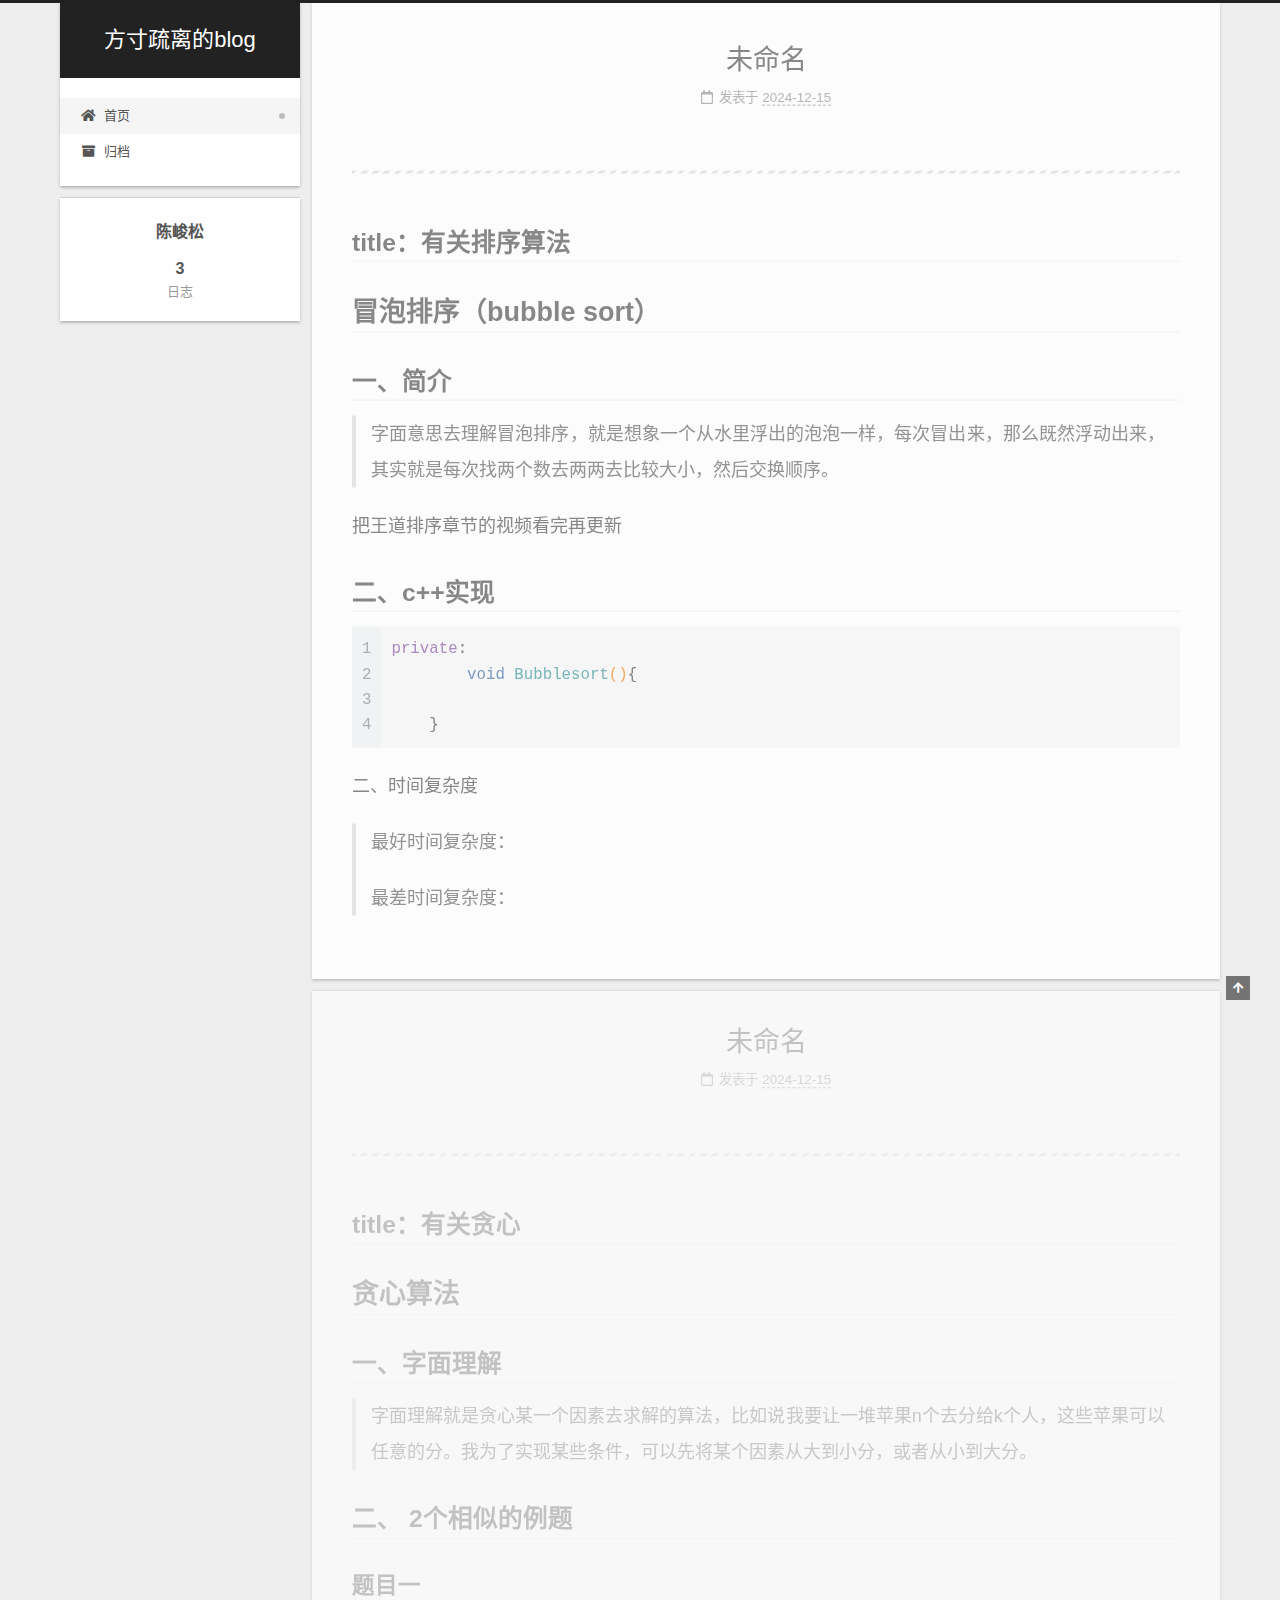
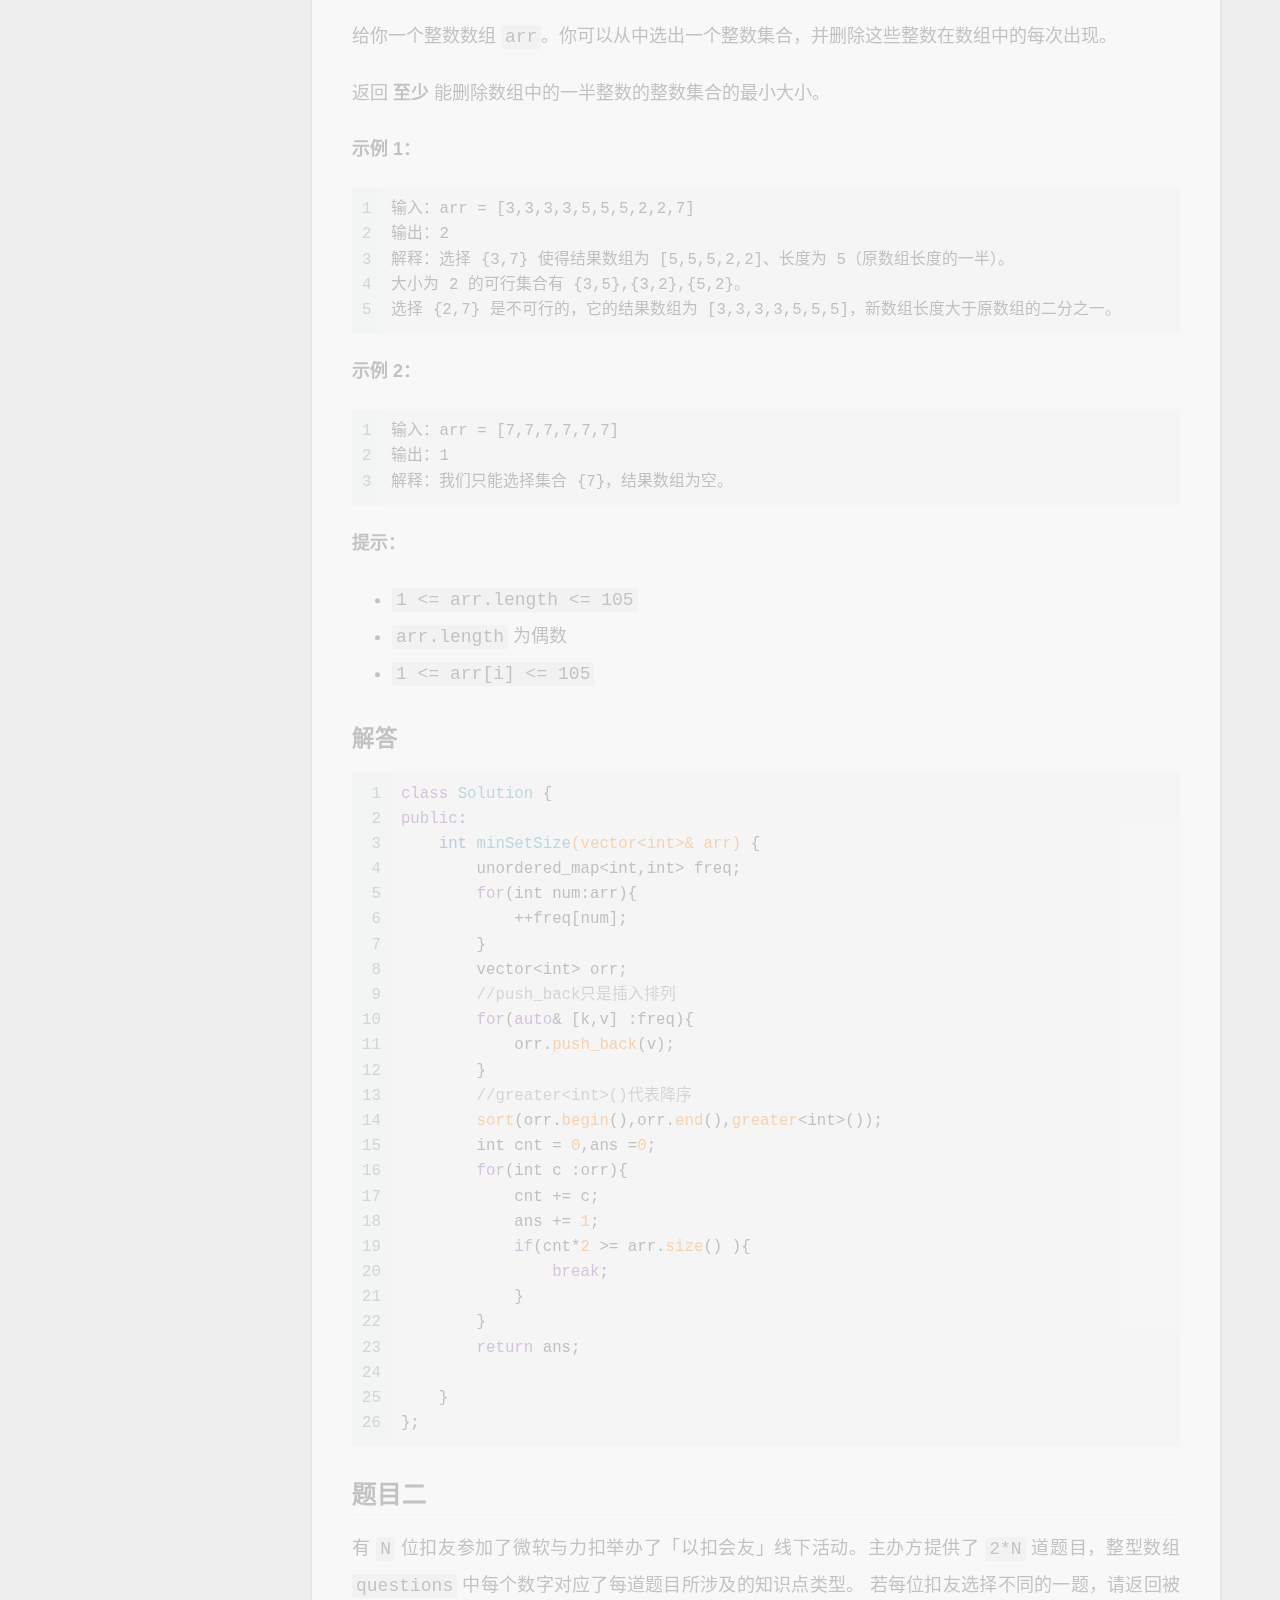
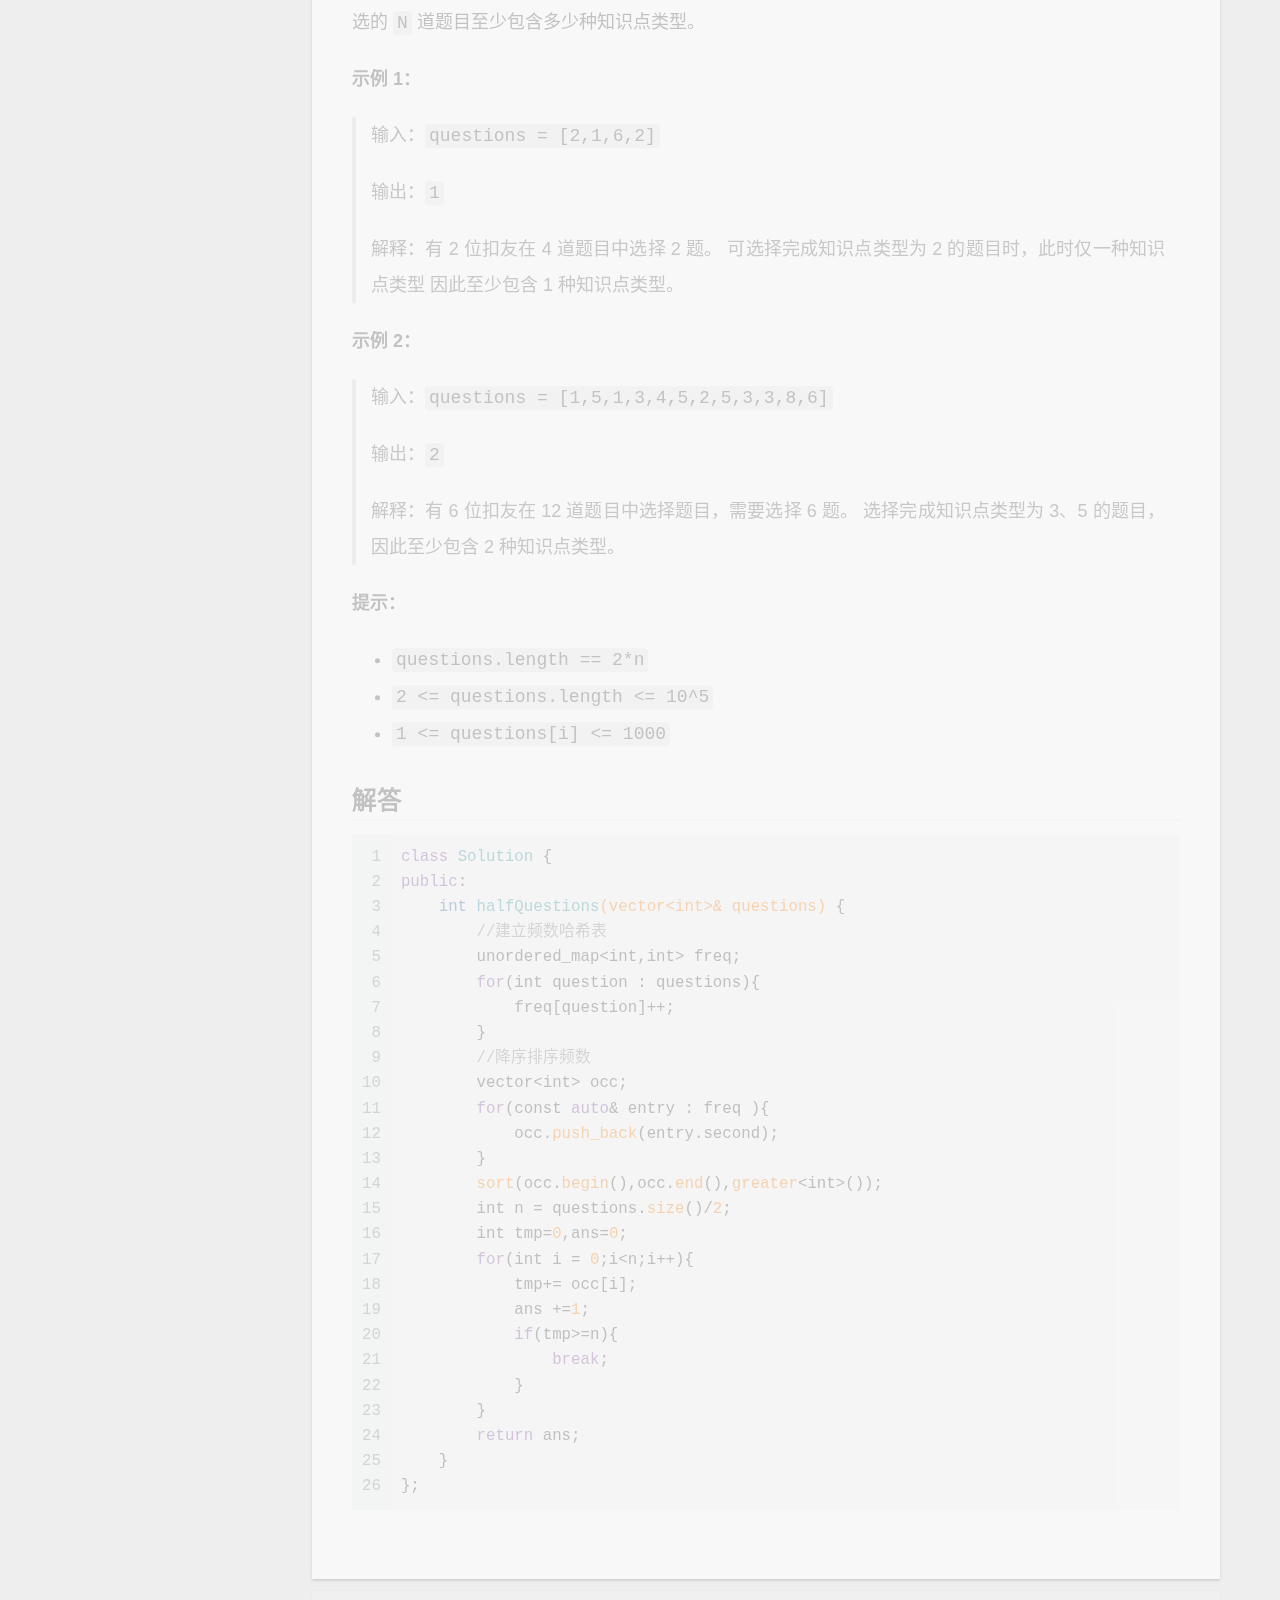
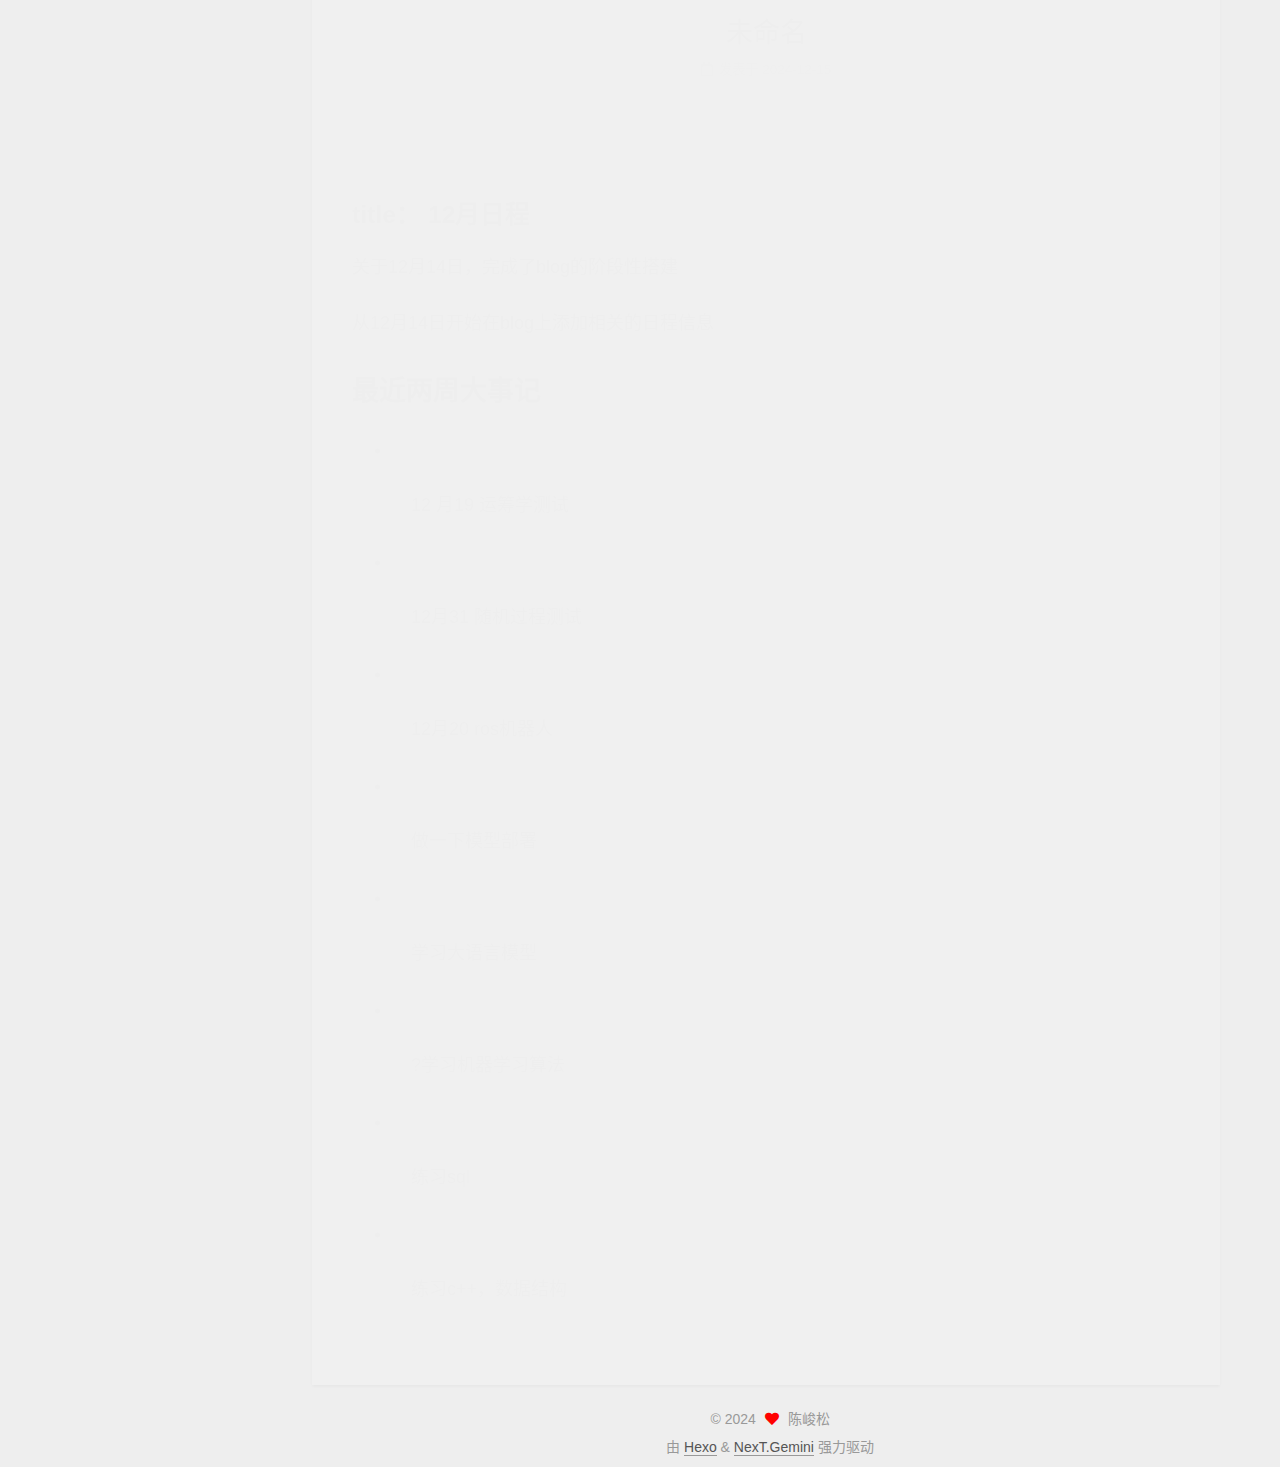
<file: index.html>
<!DOCTYPE html>
<html lang="zh-CN">
<head>
  <meta charset="UTF-8">
<meta name="viewport" content="width=device-width, initial-scale=1, maximum-scale=2">
<meta name="theme-color" content="#222">
<meta name="generator" content="Hexo 7.3.0">
  <link rel="apple-touch-icon" sizes="180x180" href="/images/apple-touch-icon-next.png">
  <link rel="icon" type="image/png" sizes="32x32" href="/images/favicon-32x32-next.png">
  <link rel="icon" type="image/png" sizes="16x16" href="/images/favicon-16x16-next.png">
  <link rel="mask-icon" href="/images/logo.svg" color="#222">

<link rel="stylesheet" href="/css/main.css">


<link rel="stylesheet" href="/lib/font-awesome/css/all.min.css">

<script id="hexo-configurations">
    var NexT = window.NexT || {};
    var CONFIG = {"hostname":"example.com","root":"/","scheme":"Gemini","version":"7.8.0","exturl":false,"sidebar":{"position":"left","display":"post","padding":18,"offset":12,"onmobile":false},"copycode":{"enable":false,"show_result":false,"style":null},"back2top":{"enable":true,"sidebar":false,"scrollpercent":false},"bookmark":{"enable":false,"color":"#222","save":"auto"},"fancybox":false,"mediumzoom":false,"lazyload":false,"pangu":false,"comments":{"style":"tabs","active":null,"storage":true,"lazyload":false,"nav":null},"algolia":{"hits":{"per_page":10},"labels":{"input_placeholder":"Search for Posts","hits_empty":"We didn't find any results for the search: ${query}","hits_stats":"${hits} results found in ${time} ms"}},"localsearch":{"enable":false,"trigger":"auto","top_n_per_article":1,"unescape":false,"preload":false},"motion":{"enable":true,"async":false,"transition":{"post_block":"fadeIn","post_header":"slideDownIn","post_body":"slideDownIn","coll_header":"slideLeftIn","sidebar":"slideUpIn"}}};
  </script>

  <meta property="og:type" content="website">
<meta property="og:title" content="方寸疏离的blog">
<meta property="og:url" content="http://example.com/index.html">
<meta property="og:site_name" content="方寸疏离的blog">
<meta property="og:locale" content="zh_CN">
<meta property="article:author" content="陈峻松">
<meta name="twitter:card" content="summary">

<link rel="canonical" href="http://example.com/">


<script id="page-configurations">
  // https://hexo.io/docs/variables.html
  CONFIG.page = {
    sidebar: "",
    isHome : true,
    isPost : false,
    lang   : 'zh-CN'
  };
</script>

  <title>方寸疏离的blog</title>
  






  <noscript>
  <style>
  .use-motion .brand,
  .use-motion .menu-item,
  .sidebar-inner,
  .use-motion .post-block,
  .use-motion .pagination,
  .use-motion .comments,
  .use-motion .post-header,
  .use-motion .post-body,
  .use-motion .collection-header { opacity: initial; }

  .use-motion .site-title,
  .use-motion .site-subtitle {
    opacity: initial;
    top: initial;
  }

  .use-motion .logo-line-before i { left: initial; }
  .use-motion .logo-line-after i { right: initial; }
  </style>
</noscript>

</head>

<body itemscope itemtype="http://schema.org/WebPage">
  <div class="container use-motion">
    <div class="headband"></div>

    <header class="header" itemscope itemtype="http://schema.org/WPHeader">
      <div class="header-inner"><div class="site-brand-container">
  <div class="site-nav-toggle">
    <div class="toggle" aria-label="切换导航栏">
      <span class="toggle-line toggle-line-first"></span>
      <span class="toggle-line toggle-line-middle"></span>
      <span class="toggle-line toggle-line-last"></span>
    </div>
  </div>

  <div class="site-meta">

    <a href="/" class="brand" rel="start">
      <span class="logo-line-before"><i></i></span>
      <h1 class="site-title">方寸疏离的blog</h1>
      <span class="logo-line-after"><i></i></span>
    </a>
  </div>

  <div class="site-nav-right">
    <div class="toggle popup-trigger">
    </div>
  </div>
</div>




<nav class="site-nav">
  <ul id="menu" class="main-menu menu">
        <li class="menu-item menu-item-home">

    <a href="/" rel="section"><i class="fa fa-home fa-fw"></i>首页</a>

  </li>
        <li class="menu-item menu-item-archives">

    <a href="/archives/" rel="section"><i class="fa fa-archive fa-fw"></i>归档</a>

  </li>
  </ul>
</nav>




</div>
    </header>

    
  <div class="back-to-top">
    <i class="fa fa-arrow-up"></i>
    <span>0%</span>
  </div>


    <main class="main">
      <div class="main-inner">
        <div class="content-wrap">
          

          <div class="content index posts-expand">
            
      
  
  
  <article itemscope itemtype="http://schema.org/Article" class="post-block" lang="zh-CN">
    <link itemprop="mainEntityOfPage" href="http://example.com/2024/12/15/%E5%BF%AB%E6%8E%92%E5%92%8C%E5%86%92%E6%B3%A1/">

    <span hidden itemprop="author" itemscope itemtype="http://schema.org/Person">
      <meta itemprop="image" content="/images/avatar.gif">
      <meta itemprop="name" content="陈峻松">
      <meta itemprop="description" content="">
    </span>

    <span hidden itemprop="publisher" itemscope itemtype="http://schema.org/Organization">
      <meta itemprop="name" content="方寸疏离的blog">
    </span>
      <header class="post-header">
        <h2 class="post-title" itemprop="name headline">
          
            <a href="/2024/12/15/%E5%BF%AB%E6%8E%92%E5%92%8C%E5%86%92%E6%B3%A1/" class="post-title-link" itemprop="url">未命名</a>
        </h2>

        <div class="post-meta">
            <span class="post-meta-item">
              <span class="post-meta-item-icon">
                <i class="far fa-calendar"></i>
              </span>
              <span class="post-meta-item-text">发表于</span>
              

              <time title="创建时间：2024-12-15 21:13:23 / 修改时间：21:24:22" itemprop="dateCreated datePublished" datetime="2024-12-15T21:13:23+08:00">2024-12-15</time>
            </span>

          

        </div>
      </header>

    
    
    
    <div class="post-body" itemprop="articleBody">

      
          <hr>
<h2 id="title：有关排序算法"><a href="#title：有关排序算法" class="headerlink" title="title：有关排序算法"></a>title：有关排序算法</h2><h1 id="冒泡排序（bubble-sort）"><a href="#冒泡排序（bubble-sort）" class="headerlink" title="冒泡排序（bubble sort）"></a>冒泡排序（bubble sort）</h1><h2 id="一、简介"><a href="#一、简介" class="headerlink" title="一、简介"></a>一、简介</h2><blockquote>
<p> 字面意思去理解冒泡排序，就是想象一个从水里浮出的泡泡一样，每次冒出来，那么既然浮动出来，其实就是每次找两个数去两两去比较大小，然后交换顺序。</p>
</blockquote>
<p>把王道排序章节的视频看完再更新</p>
<h2 id="二、c-实现"><a href="#二、c-实现" class="headerlink" title="二、c++实现"></a>二、c++实现</h2><figure class="highlight c++"><table><tr><td class="gutter"><pre><span class="line">1</span><br><span class="line">2</span><br><span class="line">3</span><br><span class="line">4</span><br></pre></td><td class="code"><pre><span class="line"><span class="keyword">private</span>:</span><br><span class="line">	<span class="function"><span class="type">void</span> <span class="title">Bubblesort</span><span class="params">()</span></span>&#123;</span><br><span class="line">        </span><br><span class="line">    &#125;</span><br></pre></td></tr></table></figure>

<p>二、时间复杂度</p>
<blockquote>
<p>最好时间复杂度：</p>
<p>最差时间复杂度：</p>
</blockquote>

      
    </div>

    
    
    
      <footer class="post-footer">
        <div class="post-eof"></div>
      </footer>
  </article>
  
  
  

      
  
  
  <article itemscope itemtype="http://schema.org/Article" class="post-block" lang="zh-CN">
    <link itemprop="mainEntityOfPage" href="http://example.com/2024/12/15/%E8%B4%AA%E5%BF%83/">

    <span hidden itemprop="author" itemscope itemtype="http://schema.org/Person">
      <meta itemprop="image" content="/images/avatar.gif">
      <meta itemprop="name" content="陈峻松">
      <meta itemprop="description" content="">
    </span>

    <span hidden itemprop="publisher" itemscope itemtype="http://schema.org/Organization">
      <meta itemprop="name" content="方寸疏离的blog">
    </span>
      <header class="post-header">
        <h2 class="post-title" itemprop="name headline">
          
            <a href="/2024/12/15/%E8%B4%AA%E5%BF%83/" class="post-title-link" itemprop="url">未命名</a>
        </h2>

        <div class="post-meta">
            <span class="post-meta-item">
              <span class="post-meta-item-icon">
                <i class="far fa-calendar"></i>
              </span>
              <span class="post-meta-item-text">发表于</span>
              

              <time title="创建时间：2024-12-15 21:13:03 / 修改时间：21:30:43" itemprop="dateCreated datePublished" datetime="2024-12-15T21:13:03+08:00">2024-12-15</time>
            </span>

          

        </div>
      </header>

    
    
    
    <div class="post-body" itemprop="articleBody">

      
          <hr>
<h2 id="title：有关贪心"><a href="#title：有关贪心" class="headerlink" title="title：有关贪心"></a>title：有关贪心</h2><h1 id="贪心算法"><a href="#贪心算法" class="headerlink" title="贪心算法"></a>贪心算法</h1><h2 id="一、字面理解"><a href="#一、字面理解" class="headerlink" title="一、字面理解"></a>一、字面理解</h2><blockquote>
<p> 字面理解就是贪心某一个因素去求解的算法，比如说我要让一堆苹果n个去分给k个人，这些苹果可以任意的分。我为了实现某些条件，可以先将某个因素从大到小分，或者从小到大分。</p>
</blockquote>
<h2 id="二、-2个相似的例题"><a href="#二、-2个相似的例题" class="headerlink" title="二、 2个相似的例题"></a>二、 2个相似的例题</h2><h3 id="题目一"><a href="#题目一" class="headerlink" title="题目一"></a>题目一</h3><p>给你一个整数数组 <code>arr</code>。你可以从中选出一个整数集合，并删除这些整数在数组中的每次出现。</p>
<p>返回 <strong>至少</strong> 能删除数组中的一半整数的整数集合的最小大小。</p>
<p><strong>示例 1：</strong></p>
<figure class="highlight plaintext"><table><tr><td class="gutter"><pre><span class="line">1</span><br><span class="line">2</span><br><span class="line">3</span><br><span class="line">4</span><br><span class="line">5</span><br></pre></td><td class="code"><pre><span class="line">输入：arr = [3,3,3,3,5,5,5,2,2,7]</span><br><span class="line">输出：2</span><br><span class="line">解释：选择 &#123;3,7&#125; 使得结果数组为 [5,5,5,2,2]、长度为 5（原数组长度的一半）。</span><br><span class="line">大小为 2 的可行集合有 &#123;3,5&#125;,&#123;3,2&#125;,&#123;5,2&#125;。</span><br><span class="line">选择 &#123;2,7&#125; 是不可行的，它的结果数组为 [3,3,3,3,5,5,5]，新数组长度大于原数组的二分之一。</span><br></pre></td></tr></table></figure>

<p><strong>示例 2：</strong></p>
<figure class="highlight plaintext"><table><tr><td class="gutter"><pre><span class="line">1</span><br><span class="line">2</span><br><span class="line">3</span><br></pre></td><td class="code"><pre><span class="line">输入：arr = [7,7,7,7,7,7]</span><br><span class="line">输出：1</span><br><span class="line">解释：我们只能选择集合 &#123;7&#125;，结果数组为空。</span><br></pre></td></tr></table></figure>

<p><strong>提示：</strong></p>
<ul>
<li><code>1 &lt;= arr.length &lt;= 105</code></li>
<li><code>arr.length</code> 为偶数</li>
<li><code>1 &lt;= arr[i] &lt;= 105</code></li>
</ul>
<h3 id="解答"><a href="#解答" class="headerlink" title="解答"></a>解答</h3><figure class="highlight c++"><table><tr><td class="gutter"><pre><span class="line">1</span><br><span class="line">2</span><br><span class="line">3</span><br><span class="line">4</span><br><span class="line">5</span><br><span class="line">6</span><br><span class="line">7</span><br><span class="line">8</span><br><span class="line">9</span><br><span class="line">10</span><br><span class="line">11</span><br><span class="line">12</span><br><span class="line">13</span><br><span class="line">14</span><br><span class="line">15</span><br><span class="line">16</span><br><span class="line">17</span><br><span class="line">18</span><br><span class="line">19</span><br><span class="line">20</span><br><span class="line">21</span><br><span class="line">22</span><br><span class="line">23</span><br><span class="line">24</span><br><span class="line">25</span><br><span class="line">26</span><br></pre></td><td class="code"><pre><span class="line"><span class="keyword">class</span> <span class="title class_">Solution</span> &#123;</span><br><span class="line"><span class="keyword">public</span>:</span><br><span class="line">    <span class="function"><span class="type">int</span> <span class="title">minSetSize</span><span class="params">(vector&lt;<span class="type">int</span>&gt;&amp; arr)</span> </span>&#123;</span><br><span class="line">        unordered_map&lt;<span class="type">int</span>,<span class="type">int</span>&gt; freq;</span><br><span class="line">        <span class="keyword">for</span>(<span class="type">int</span> num:arr)&#123;</span><br><span class="line">            ++freq[num];</span><br><span class="line">        &#125;</span><br><span class="line">        vector&lt;<span class="type">int</span>&gt; orr;</span><br><span class="line">        <span class="comment">//push_back只是插入排列</span></span><br><span class="line">        <span class="keyword">for</span>(<span class="keyword">auto</span>&amp; [k,v] :freq)&#123;</span><br><span class="line">            orr.<span class="built_in">push_back</span>(v);</span><br><span class="line">        &#125;</span><br><span class="line">        <span class="comment">//greater&lt;int&gt;()代表降序</span></span><br><span class="line">        <span class="built_in">sort</span>(orr.<span class="built_in">begin</span>(),orr.<span class="built_in">end</span>(),<span class="built_in">greater</span>&lt;<span class="type">int</span>&gt;());</span><br><span class="line">        <span class="type">int</span> cnt = <span class="number">0</span>,ans =<span class="number">0</span>;</span><br><span class="line">        <span class="keyword">for</span>(<span class="type">int</span> c :orr)&#123;</span><br><span class="line">            cnt += c;</span><br><span class="line">            ans += <span class="number">1</span>;</span><br><span class="line">            <span class="keyword">if</span>(cnt*<span class="number">2</span> &gt;= arr.<span class="built_in">size</span>() )&#123;</span><br><span class="line">                <span class="keyword">break</span>;</span><br><span class="line">            &#125;</span><br><span class="line">        &#125;</span><br><span class="line">        <span class="keyword">return</span> ans;</span><br><span class="line"></span><br><span class="line">    &#125;</span><br><span class="line">&#125;;</span><br></pre></td></tr></table></figure>

<h2 id="题目二"><a href="#题目二" class="headerlink" title="题目二"></a>题目二</h2><p>有 <code>N</code> 位扣友参加了微软与力扣举办了「以扣会友」线下活动。主办方提供了 <code>2*N</code> 道题目，整型数组 <code>questions</code> 中每个数字对应了每道题目所涉及的知识点类型。 若每位扣友选择不同的一题，请返回被选的 <code>N</code> 道题目至少包含多少种知识点类型。</p>
<p><strong>示例 1：</strong></p>
<blockquote>
<p>输入：<code>questions = [2,1,6,2]</code></p>
<p>输出：<code>1</code></p>
<p>解释：有 2 位扣友在 4 道题目中选择 2 题。 可选择完成知识点类型为 2 的题目时，此时仅一种知识点类型 因此至少包含 1 种知识点类型。</p>
</blockquote>
<p><strong>示例 2：</strong></p>
<blockquote>
<p>输入：<code>questions = [1,5,1,3,4,5,2,5,3,3,8,6]</code></p>
<p>输出：<code>2</code></p>
<p>解释：有 6 位扣友在 12 道题目中选择题目，需要选择 6 题。 选择完成知识点类型为 3、5 的题目，因此至少包含 2 种知识点类型。</p>
</blockquote>
<p><strong>提示：</strong></p>
<ul>
<li><code>questions.length == 2*n</code></li>
<li><code>2 &lt;= questions.length &lt;= 10^5</code></li>
<li><code>1 &lt;= questions[i] &lt;= 1000</code></li>
</ul>
<h2 id="解答-1"><a href="#解答-1" class="headerlink" title="解答"></a>解答</h2><figure class="highlight c++"><table><tr><td class="gutter"><pre><span class="line">1</span><br><span class="line">2</span><br><span class="line">3</span><br><span class="line">4</span><br><span class="line">5</span><br><span class="line">6</span><br><span class="line">7</span><br><span class="line">8</span><br><span class="line">9</span><br><span class="line">10</span><br><span class="line">11</span><br><span class="line">12</span><br><span class="line">13</span><br><span class="line">14</span><br><span class="line">15</span><br><span class="line">16</span><br><span class="line">17</span><br><span class="line">18</span><br><span class="line">19</span><br><span class="line">20</span><br><span class="line">21</span><br><span class="line">22</span><br><span class="line">23</span><br><span class="line">24</span><br><span class="line">25</span><br><span class="line">26</span><br></pre></td><td class="code"><pre><span class="line"><span class="keyword">class</span> <span class="title class_">Solution</span> &#123;</span><br><span class="line"><span class="keyword">public</span>:</span><br><span class="line">    <span class="function"><span class="type">int</span> <span class="title">halfQuestions</span><span class="params">(vector&lt;<span class="type">int</span>&gt;&amp; questions)</span> </span>&#123;</span><br><span class="line">        <span class="comment">//建立频数哈希表</span></span><br><span class="line">        unordered_map&lt;<span class="type">int</span>,<span class="type">int</span>&gt; freq;</span><br><span class="line">        <span class="keyword">for</span>(<span class="type">int</span> question : questions)&#123;</span><br><span class="line">            freq[question]++;</span><br><span class="line">        &#125;</span><br><span class="line">        <span class="comment">//降序排序频数</span></span><br><span class="line">        vector&lt;<span class="type">int</span>&gt; occ;</span><br><span class="line">        <span class="keyword">for</span>(<span class="type">const</span> <span class="keyword">auto</span>&amp; entry : freq )&#123;</span><br><span class="line">            occ.<span class="built_in">push_back</span>(entry.second);</span><br><span class="line">        &#125;</span><br><span class="line">        <span class="built_in">sort</span>(occ.<span class="built_in">begin</span>(),occ.<span class="built_in">end</span>(),<span class="built_in">greater</span>&lt;<span class="type">int</span>&gt;());</span><br><span class="line">        <span class="type">int</span> n = questions.<span class="built_in">size</span>()/<span class="number">2</span>;</span><br><span class="line">        <span class="type">int</span> tmp=<span class="number">0</span>,ans=<span class="number">0</span>;</span><br><span class="line">        <span class="keyword">for</span>(<span class="type">int</span> i = <span class="number">0</span>;i&lt;n;i++)&#123;</span><br><span class="line">            tmp+= occ[i];</span><br><span class="line">            ans +=<span class="number">1</span>;</span><br><span class="line">            <span class="keyword">if</span>(tmp&gt;=n)&#123;</span><br><span class="line">                <span class="keyword">break</span>;</span><br><span class="line">            &#125;</span><br><span class="line">        &#125;</span><br><span class="line">        <span class="keyword">return</span> ans;</span><br><span class="line">    &#125;</span><br><span class="line">&#125;;</span><br></pre></td></tr></table></figure>


      
    </div>

    
    
    
      <footer class="post-footer">
        <div class="post-eof"></div>
      </footer>
  </article>
  
  
  

      
  
  
  <article itemscope itemtype="http://schema.org/Article" class="post-block" lang="zh-CN">
    <link itemprop="mainEntityOfPage" href="http://example.com/2024/12/15/1214/">

    <span hidden itemprop="author" itemscope itemtype="http://schema.org/Person">
      <meta itemprop="image" content="/images/avatar.gif">
      <meta itemprop="name" content="陈峻松">
      <meta itemprop="description" content="">
    </span>

    <span hidden itemprop="publisher" itemscope itemtype="http://schema.org/Organization">
      <meta itemprop="name" content="方寸疏离的blog">
    </span>
      <header class="post-header">
        <h2 class="post-title" itemprop="name headline">
          
            <a href="/2024/12/15/1214/" class="post-title-link" itemprop="url">未命名</a>
        </h2>

        <div class="post-meta">
            <span class="post-meta-item">
              <span class="post-meta-item-icon">
                <i class="far fa-calendar"></i>
              </span>
              <span class="post-meta-item-text">发表于</span>
              

              <time title="创建时间：2024-12-15 00:00:23 / 修改时间：21:36:41" itemprop="dateCreated datePublished" datetime="2024-12-15T00:00:23+08:00">2024-12-15</time>
            </span>

          

        </div>
      </header>

    
    
    
    <div class="post-body" itemprop="articleBody">

      
          <hr>
<h2 id="title：-12月日程"><a href="#title：-12月日程" class="headerlink" title="title： 12月日程"></a>title： 12月日程</h2><p> 关于12月14日，完成了blog的阶段性搭建</p>
<p>从12月14日开始在blog上添加相关的日程信息</p>
<h1 id="最近两周大事记"><a href="#最近两周大事记" class="headerlink" title="最近两周大事记"></a>最近两周大事记</h1><ul>
<li><p><input disabled="" type="checkbox"> </p>
<blockquote>
<p>12 月19 运筹学测试</p>
</blockquote>
</li>
<li><p><input disabled="" type="checkbox"> </p>
<blockquote>
<p>12月31 随机过程测试</p>
</blockquote>
</li>
<li><p><input disabled="" type="checkbox"> </p>
<blockquote>
<p>12月20 ros机器人</p>
</blockquote>
</li>
<li><p><input disabled="" type="checkbox"> </p>
<blockquote>
<p>做一下模型部署</p>
</blockquote>
</li>
<li><p><input disabled="" type="checkbox"> </p>
<blockquote>
<p>学习大语言模型</p>
</blockquote>
</li>
<li><p><input disabled="" type="checkbox"> </p>
<blockquote>
<p>?学习机器学习算法</p>
</blockquote>
</li>
<li><p><input disabled="" type="checkbox"> </p>
<blockquote>
<p>练习sql</p>
</blockquote>
</li>
<li><p><input disabled="" type="checkbox"> </p>
<blockquote>
<p>练习c++，数据结构</p>
</blockquote>
</li>
</ul>

      
    </div>

    
    
    
      <footer class="post-footer">
        <div class="post-eof"></div>
      </footer>
  </article>
  
  
  


  



          </div>
          

<script>
  window.addEventListener('tabs:register', () => {
    let { activeClass } = CONFIG.comments;
    if (CONFIG.comments.storage) {
      activeClass = localStorage.getItem('comments_active') || activeClass;
    }
    if (activeClass) {
      let activeTab = document.querySelector(`a[href="#comment-${activeClass}"]`);
      if (activeTab) {
        activeTab.click();
      }
    }
  });
  if (CONFIG.comments.storage) {
    window.addEventListener('tabs:click', event => {
      if (!event.target.matches('.tabs-comment .tab-content .tab-pane')) return;
      let commentClass = event.target.classList[1];
      localStorage.setItem('comments_active', commentClass);
    });
  }
</script>

        </div>
          
  
  <div class="toggle sidebar-toggle">
    <span class="toggle-line toggle-line-first"></span>
    <span class="toggle-line toggle-line-middle"></span>
    <span class="toggle-line toggle-line-last"></span>
  </div>

  <aside class="sidebar">
    <div class="sidebar-inner">

      <ul class="sidebar-nav motion-element">
        <li class="sidebar-nav-toc">
          文章目录
        </li>
        <li class="sidebar-nav-overview">
          站点概览
        </li>
      </ul>

      <!--noindex-->
      <div class="post-toc-wrap sidebar-panel">
      </div>
      <!--/noindex-->

      <div class="site-overview-wrap sidebar-panel">
        <div class="site-author motion-element" itemprop="author" itemscope itemtype="http://schema.org/Person">
  <p class="site-author-name" itemprop="name">陈峻松</p>
  <div class="site-description" itemprop="description"></div>
</div>
<div class="site-state-wrap motion-element">
  <nav class="site-state">
      <div class="site-state-item site-state-posts">
          <a href="/archives/">
        
          <span class="site-state-item-count">3</span>
          <span class="site-state-item-name">日志</span>
        </a>
      </div>
  </nav>
</div>



      </div>

    </div>
  </aside>
  <div id="sidebar-dimmer"></div>


      </div>
    </main>

    <footer class="footer">
      <div class="footer-inner">
        

        

<div class="copyright">
  
  &copy; 
  <span itemprop="copyrightYear">2024</span>
  <span class="with-love">
    <i class="fa fa-heart"></i>
  </span>
  <span class="author" itemprop="copyrightHolder">陈峻松</span>
</div>
  <div class="powered-by">由 <a href="https://hexo.io/" class="theme-link" rel="noopener" target="_blank">Hexo</a> & <a href="https://theme-next.org/" class="theme-link" rel="noopener" target="_blank">NexT.Gemini</a> 强力驱动
  </div>

        








      </div>
    </footer>
  </div>

  
  <script src="/lib/anime.min.js"></script>
  <script src="/lib/velocity/velocity.min.js"></script>
  <script src="/lib/velocity/velocity.ui.min.js"></script>

<script src="/js/utils.js"></script>

<script src="/js/motion.js"></script>


<script src="/js/schemes/pisces.js"></script>


<script src="/js/next-boot.js"></script>




  















  

  

</body>
</html>
</file>
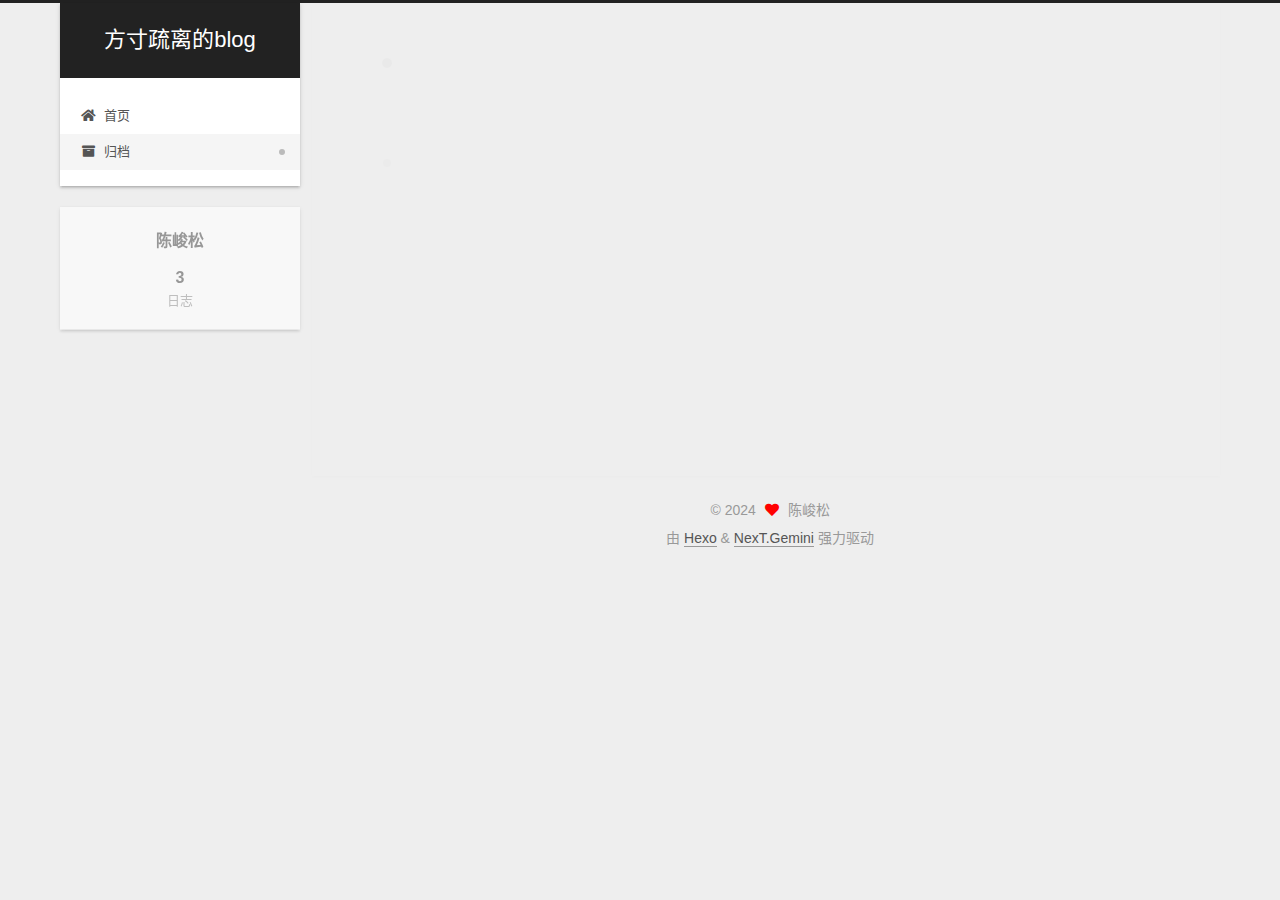
<file: archives/index.html>
<!DOCTYPE html>
<html lang="zh-CN">
<head>
  <meta charset="UTF-8">
<meta name="viewport" content="width=device-width, initial-scale=1, maximum-scale=2">
<meta name="theme-color" content="#222">
<meta name="generator" content="Hexo 7.3.0">
  <link rel="apple-touch-icon" sizes="180x180" href="/images/apple-touch-icon-next.png">
  <link rel="icon" type="image/png" sizes="32x32" href="/images/favicon-32x32-next.png">
  <link rel="icon" type="image/png" sizes="16x16" href="/images/favicon-16x16-next.png">
  <link rel="mask-icon" href="/images/logo.svg" color="#222">

<link rel="stylesheet" href="/css/main.css">


<link rel="stylesheet" href="/lib/font-awesome/css/all.min.css">

<script id="hexo-configurations">
    var NexT = window.NexT || {};
    var CONFIG = {"hostname":"example.com","root":"/","scheme":"Gemini","version":"7.8.0","exturl":false,"sidebar":{"position":"left","display":"post","padding":18,"offset":12,"onmobile":false},"copycode":{"enable":false,"show_result":false,"style":null},"back2top":{"enable":true,"sidebar":false,"scrollpercent":false},"bookmark":{"enable":false,"color":"#222","save":"auto"},"fancybox":false,"mediumzoom":false,"lazyload":false,"pangu":false,"comments":{"style":"tabs","active":null,"storage":true,"lazyload":false,"nav":null},"algolia":{"hits":{"per_page":10},"labels":{"input_placeholder":"Search for Posts","hits_empty":"We didn't find any results for the search: ${query}","hits_stats":"${hits} results found in ${time} ms"}},"localsearch":{"enable":false,"trigger":"auto","top_n_per_article":1,"unescape":false,"preload":false},"motion":{"enable":true,"async":false,"transition":{"post_block":"fadeIn","post_header":"slideDownIn","post_body":"slideDownIn","coll_header":"slideLeftIn","sidebar":"slideUpIn"}}};
  </script>

  <meta property="og:type" content="website">
<meta property="og:title" content="方寸疏离的blog">
<meta property="og:url" content="http://example.com/archives/index.html">
<meta property="og:site_name" content="方寸疏离的blog">
<meta property="og:locale" content="zh_CN">
<meta property="article:author" content="陈峻松">
<meta name="twitter:card" content="summary">

<link rel="canonical" href="http://example.com/archives/">


<script id="page-configurations">
  // https://hexo.io/docs/variables.html
  CONFIG.page = {
    sidebar: "",
    isHome : false,
    isPost : false,
    lang   : 'zh-CN'
  };
</script>

  <title>归档 | 方寸疏离的blog</title>
  






  <noscript>
  <style>
  .use-motion .brand,
  .use-motion .menu-item,
  .sidebar-inner,
  .use-motion .post-block,
  .use-motion .pagination,
  .use-motion .comments,
  .use-motion .post-header,
  .use-motion .post-body,
  .use-motion .collection-header { opacity: initial; }

  .use-motion .site-title,
  .use-motion .site-subtitle {
    opacity: initial;
    top: initial;
  }

  .use-motion .logo-line-before i { left: initial; }
  .use-motion .logo-line-after i { right: initial; }
  </style>
</noscript>

</head>

<body itemscope itemtype="http://schema.org/WebPage">
  <div class="container use-motion">
    <div class="headband"></div>

    <header class="header" itemscope itemtype="http://schema.org/WPHeader">
      <div class="header-inner"><div class="site-brand-container">
  <div class="site-nav-toggle">
    <div class="toggle" aria-label="切换导航栏">
      <span class="toggle-line toggle-line-first"></span>
      <span class="toggle-line toggle-line-middle"></span>
      <span class="toggle-line toggle-line-last"></span>
    </div>
  </div>

  <div class="site-meta">

    <a href="/" class="brand" rel="start">
      <span class="logo-line-before"><i></i></span>
      <h1 class="site-title">方寸疏离的blog</h1>
      <span class="logo-line-after"><i></i></span>
    </a>
  </div>

  <div class="site-nav-right">
    <div class="toggle popup-trigger">
    </div>
  </div>
</div>




<nav class="site-nav">
  <ul id="menu" class="main-menu menu">
        <li class="menu-item menu-item-home">

    <a href="/" rel="section"><i class="fa fa-home fa-fw"></i>首页</a>

  </li>
        <li class="menu-item menu-item-archives">

    <a href="/archives/" rel="section"><i class="fa fa-archive fa-fw"></i>归档</a>

  </li>
  </ul>
</nav>




</div>
    </header>

    
  <div class="back-to-top">
    <i class="fa fa-arrow-up"></i>
    <span>0%</span>
  </div>


    <main class="main">
      <div class="main-inner">
        <div class="content-wrap">
          

          <div class="content archive">
            

  
  
  
  <div class="post-block">
    <div class="posts-collapse">
      <div class="collection-title">
        <span class="collection-header">嗯..! 目前共计 3 篇日志。 继续努力。</span>
      </div>

      
    <div class="collection-year">
      <span class="collection-header">2024</span>
    </div>

  <article itemscope itemtype="http://schema.org/Article">
    <header class="post-header">

      <div class="post-meta">
        <time itemprop="dateCreated"
              datetime="2024-12-15T21:13:23+08:00"
              content="2024-12-15">
          12-15
        </time>
      </div>

      <div class="post-title">
          <a class="post-title-link" href="/2024/12/15/%E5%BF%AB%E6%8E%92%E5%92%8C%E5%86%92%E6%B3%A1/" itemprop="url">
            <span itemprop="name">未命名</span>
          </a>
      </div>

    </header>
  </article>

  <article itemscope itemtype="http://schema.org/Article">
    <header class="post-header">

      <div class="post-meta">
        <time itemprop="dateCreated"
              datetime="2024-12-15T21:13:03+08:00"
              content="2024-12-15">
          12-15
        </time>
      </div>

      <div class="post-title">
          <a class="post-title-link" href="/2024/12/15/%E8%B4%AA%E5%BF%83/" itemprop="url">
            <span itemprop="name">未命名</span>
          </a>
      </div>

    </header>
  </article>

  <article itemscope itemtype="http://schema.org/Article">
    <header class="post-header">

      <div class="post-meta">
        <time itemprop="dateCreated"
              datetime="2024-12-15T00:00:23+08:00"
              content="2024-12-15">
          12-15
        </time>
      </div>

      <div class="post-title">
          <a class="post-title-link" href="/2024/12/15/1214/" itemprop="url">
            <span itemprop="name">未命名</span>
          </a>
      </div>

    </header>
  </article>


    </div>
  </div>
  
  
  

  



          </div>
          

<script>
  window.addEventListener('tabs:register', () => {
    let { activeClass } = CONFIG.comments;
    if (CONFIG.comments.storage) {
      activeClass = localStorage.getItem('comments_active') || activeClass;
    }
    if (activeClass) {
      let activeTab = document.querySelector(`a[href="#comment-${activeClass}"]`);
      if (activeTab) {
        activeTab.click();
      }
    }
  });
  if (CONFIG.comments.storage) {
    window.addEventListener('tabs:click', event => {
      if (!event.target.matches('.tabs-comment .tab-content .tab-pane')) return;
      let commentClass = event.target.classList[1];
      localStorage.setItem('comments_active', commentClass);
    });
  }
</script>

        </div>
          
  
  <div class="toggle sidebar-toggle">
    <span class="toggle-line toggle-line-first"></span>
    <span class="toggle-line toggle-line-middle"></span>
    <span class="toggle-line toggle-line-last"></span>
  </div>

  <aside class="sidebar">
    <div class="sidebar-inner">

      <ul class="sidebar-nav motion-element">
        <li class="sidebar-nav-toc">
          文章目录
        </li>
        <li class="sidebar-nav-overview">
          站点概览
        </li>
      </ul>

      <!--noindex-->
      <div class="post-toc-wrap sidebar-panel">
      </div>
      <!--/noindex-->

      <div class="site-overview-wrap sidebar-panel">
        <div class="site-author motion-element" itemprop="author" itemscope itemtype="http://schema.org/Person">
  <p class="site-author-name" itemprop="name">陈峻松</p>
  <div class="site-description" itemprop="description"></div>
</div>
<div class="site-state-wrap motion-element">
  <nav class="site-state">
      <div class="site-state-item site-state-posts">
          <a href="/archives/">
        
          <span class="site-state-item-count">3</span>
          <span class="site-state-item-name">日志</span>
        </a>
      </div>
  </nav>
</div>



      </div>

    </div>
  </aside>
  <div id="sidebar-dimmer"></div>


      </div>
    </main>

    <footer class="footer">
      <div class="footer-inner">
        

        

<div class="copyright">
  
  &copy; 
  <span itemprop="copyrightYear">2024</span>
  <span class="with-love">
    <i class="fa fa-heart"></i>
  </span>
  <span class="author" itemprop="copyrightHolder">陈峻松</span>
</div>
  <div class="powered-by">由 <a href="https://hexo.io/" class="theme-link" rel="noopener" target="_blank">Hexo</a> & <a href="https://theme-next.org/" class="theme-link" rel="noopener" target="_blank">NexT.Gemini</a> 强力驱动
  </div>

        








      </div>
    </footer>
  </div>

  
  <script src="/lib/anime.min.js"></script>
  <script src="/lib/velocity/velocity.min.js"></script>
  <script src="/lib/velocity/velocity.ui.min.js"></script>

<script src="/js/utils.js"></script>

<script src="/js/motion.js"></script>


<script src="/js/schemes/pisces.js"></script>


<script src="/js/next-boot.js"></script>




  















  

  

</body>
</html>
</file>
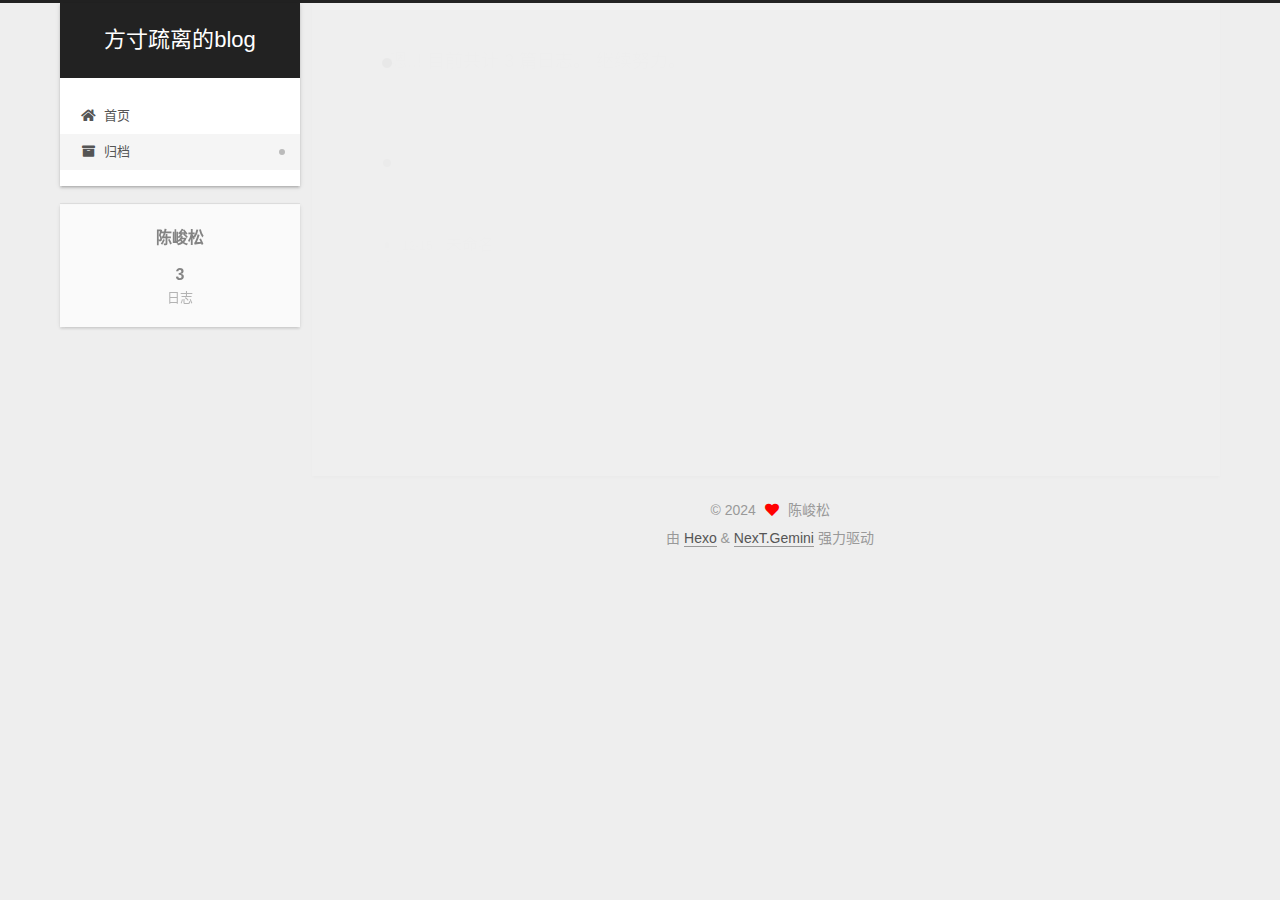
<file: archives/2024/index.html>
<!DOCTYPE html>
<html lang="zh-CN">
<head>
  <meta charset="UTF-8">
<meta name="viewport" content="width=device-width, initial-scale=1, maximum-scale=2">
<meta name="theme-color" content="#222">
<meta name="generator" content="Hexo 7.3.0">
  <link rel="apple-touch-icon" sizes="180x180" href="/images/apple-touch-icon-next.png">
  <link rel="icon" type="image/png" sizes="32x32" href="/images/favicon-32x32-next.png">
  <link rel="icon" type="image/png" sizes="16x16" href="/images/favicon-16x16-next.png">
  <link rel="mask-icon" href="/images/logo.svg" color="#222">

<link rel="stylesheet" href="/css/main.css">


<link rel="stylesheet" href="/lib/font-awesome/css/all.min.css">

<script id="hexo-configurations">
    var NexT = window.NexT || {};
    var CONFIG = {"hostname":"example.com","root":"/","scheme":"Gemini","version":"7.8.0","exturl":false,"sidebar":{"position":"left","display":"post","padding":18,"offset":12,"onmobile":false},"copycode":{"enable":false,"show_result":false,"style":null},"back2top":{"enable":true,"sidebar":false,"scrollpercent":false},"bookmark":{"enable":false,"color":"#222","save":"auto"},"fancybox":false,"mediumzoom":false,"lazyload":false,"pangu":false,"comments":{"style":"tabs","active":null,"storage":true,"lazyload":false,"nav":null},"algolia":{"hits":{"per_page":10},"labels":{"input_placeholder":"Search for Posts","hits_empty":"We didn't find any results for the search: ${query}","hits_stats":"${hits} results found in ${time} ms"}},"localsearch":{"enable":false,"trigger":"auto","top_n_per_article":1,"unescape":false,"preload":false},"motion":{"enable":true,"async":false,"transition":{"post_block":"fadeIn","post_header":"slideDownIn","post_body":"slideDownIn","coll_header":"slideLeftIn","sidebar":"slideUpIn"}}};
  </script>

  <meta property="og:type" content="website">
<meta property="og:title" content="方寸疏离的blog">
<meta property="og:url" content="http://example.com/archives/2024/index.html">
<meta property="og:site_name" content="方寸疏离的blog">
<meta property="og:locale" content="zh_CN">
<meta property="article:author" content="陈峻松">
<meta name="twitter:card" content="summary">

<link rel="canonical" href="http://example.com/archives/2024/">


<script id="page-configurations">
  // https://hexo.io/docs/variables.html
  CONFIG.page = {
    sidebar: "",
    isHome : false,
    isPost : false,
    lang   : 'zh-CN'
  };
</script>

  <title>归档 | 方寸疏离的blog</title>
  






  <noscript>
  <style>
  .use-motion .brand,
  .use-motion .menu-item,
  .sidebar-inner,
  .use-motion .post-block,
  .use-motion .pagination,
  .use-motion .comments,
  .use-motion .post-header,
  .use-motion .post-body,
  .use-motion .collection-header { opacity: initial; }

  .use-motion .site-title,
  .use-motion .site-subtitle {
    opacity: initial;
    top: initial;
  }

  .use-motion .logo-line-before i { left: initial; }
  .use-motion .logo-line-after i { right: initial; }
  </style>
</noscript>

</head>

<body itemscope itemtype="http://schema.org/WebPage">
  <div class="container use-motion">
    <div class="headband"></div>

    <header class="header" itemscope itemtype="http://schema.org/WPHeader">
      <div class="header-inner"><div class="site-brand-container">
  <div class="site-nav-toggle">
    <div class="toggle" aria-label="切换导航栏">
      <span class="toggle-line toggle-line-first"></span>
      <span class="toggle-line toggle-line-middle"></span>
      <span class="toggle-line toggle-line-last"></span>
    </div>
  </div>

  <div class="site-meta">

    <a href="/" class="brand" rel="start">
      <span class="logo-line-before"><i></i></span>
      <h1 class="site-title">方寸疏离的blog</h1>
      <span class="logo-line-after"><i></i></span>
    </a>
  </div>

  <div class="site-nav-right">
    <div class="toggle popup-trigger">
    </div>
  </div>
</div>




<nav class="site-nav">
  <ul id="menu" class="main-menu menu">
        <li class="menu-item menu-item-home">

    <a href="/" rel="section"><i class="fa fa-home fa-fw"></i>首页</a>

  </li>
        <li class="menu-item menu-item-archives">

    <a href="/archives/" rel="section"><i class="fa fa-archive fa-fw"></i>归档</a>

  </li>
  </ul>
</nav>




</div>
    </header>

    
  <div class="back-to-top">
    <i class="fa fa-arrow-up"></i>
    <span>0%</span>
  </div>


    <main class="main">
      <div class="main-inner">
        <div class="content-wrap">
          

          <div class="content archive">
            

  
  
  
  <div class="post-block">
    <div class="posts-collapse">
      <div class="collection-title">
        <span class="collection-header">嗯..! 目前共计 3 篇日志。 继续努力。</span>
      </div>

      
    <div class="collection-year">
      <span class="collection-header">2024</span>
    </div>

  <article itemscope itemtype="http://schema.org/Article">
    <header class="post-header">

      <div class="post-meta">
        <time itemprop="dateCreated"
              datetime="2024-12-15T21:13:23+08:00"
              content="2024-12-15">
          12-15
        </time>
      </div>

      <div class="post-title">
          <a class="post-title-link" href="/2024/12/15/%E5%BF%AB%E6%8E%92%E5%92%8C%E5%86%92%E6%B3%A1/" itemprop="url">
            <span itemprop="name">未命名</span>
          </a>
      </div>

    </header>
  </article>

  <article itemscope itemtype="http://schema.org/Article">
    <header class="post-header">

      <div class="post-meta">
        <time itemprop="dateCreated"
              datetime="2024-12-15T21:13:03+08:00"
              content="2024-12-15">
          12-15
        </time>
      </div>

      <div class="post-title">
          <a class="post-title-link" href="/2024/12/15/%E8%B4%AA%E5%BF%83/" itemprop="url">
            <span itemprop="name">未命名</span>
          </a>
      </div>

    </header>
  </article>

  <article itemscope itemtype="http://schema.org/Article">
    <header class="post-header">

      <div class="post-meta">
        <time itemprop="dateCreated"
              datetime="2024-12-15T00:00:23+08:00"
              content="2024-12-15">
          12-15
        </time>
      </div>

      <div class="post-title">
          <a class="post-title-link" href="/2024/12/15/1214/" itemprop="url">
            <span itemprop="name">未命名</span>
          </a>
      </div>

    </header>
  </article>


    </div>
  </div>
  
  
  

  



          </div>
          

<script>
  window.addEventListener('tabs:register', () => {
    let { activeClass } = CONFIG.comments;
    if (CONFIG.comments.storage) {
      activeClass = localStorage.getItem('comments_active') || activeClass;
    }
    if (activeClass) {
      let activeTab = document.querySelector(`a[href="#comment-${activeClass}"]`);
      if (activeTab) {
        activeTab.click();
      }
    }
  });
  if (CONFIG.comments.storage) {
    window.addEventListener('tabs:click', event => {
      if (!event.target.matches('.tabs-comment .tab-content .tab-pane')) return;
      let commentClass = event.target.classList[1];
      localStorage.setItem('comments_active', commentClass);
    });
  }
</script>

        </div>
          
  
  <div class="toggle sidebar-toggle">
    <span class="toggle-line toggle-line-first"></span>
    <span class="toggle-line toggle-line-middle"></span>
    <span class="toggle-line toggle-line-last"></span>
  </div>

  <aside class="sidebar">
    <div class="sidebar-inner">

      <ul class="sidebar-nav motion-element">
        <li class="sidebar-nav-toc">
          文章目录
        </li>
        <li class="sidebar-nav-overview">
          站点概览
        </li>
      </ul>

      <!--noindex-->
      <div class="post-toc-wrap sidebar-panel">
      </div>
      <!--/noindex-->

      <div class="site-overview-wrap sidebar-panel">
        <div class="site-author motion-element" itemprop="author" itemscope itemtype="http://schema.org/Person">
  <p class="site-author-name" itemprop="name">陈峻松</p>
  <div class="site-description" itemprop="description"></div>
</div>
<div class="site-state-wrap motion-element">
  <nav class="site-state">
      <div class="site-state-item site-state-posts">
          <a href="/archives/">
        
          <span class="site-state-item-count">3</span>
          <span class="site-state-item-name">日志</span>
        </a>
      </div>
  </nav>
</div>



      </div>

    </div>
  </aside>
  <div id="sidebar-dimmer"></div>


      </div>
    </main>

    <footer class="footer">
      <div class="footer-inner">
        

        

<div class="copyright">
  
  &copy; 
  <span itemprop="copyrightYear">2024</span>
  <span class="with-love">
    <i class="fa fa-heart"></i>
  </span>
  <span class="author" itemprop="copyrightHolder">陈峻松</span>
</div>
  <div class="powered-by">由 <a href="https://hexo.io/" class="theme-link" rel="noopener" target="_blank">Hexo</a> & <a href="https://theme-next.org/" class="theme-link" rel="noopener" target="_blank">NexT.Gemini</a> 强力驱动
  </div>

        








      </div>
    </footer>
  </div>

  
  <script src="/lib/anime.min.js"></script>
  <script src="/lib/velocity/velocity.min.js"></script>
  <script src="/lib/velocity/velocity.ui.min.js"></script>

<script src="/js/utils.js"></script>

<script src="/js/motion.js"></script>


<script src="/js/schemes/pisces.js"></script>


<script src="/js/next-boot.js"></script>




  















  

  

</body>
</html>
</file>
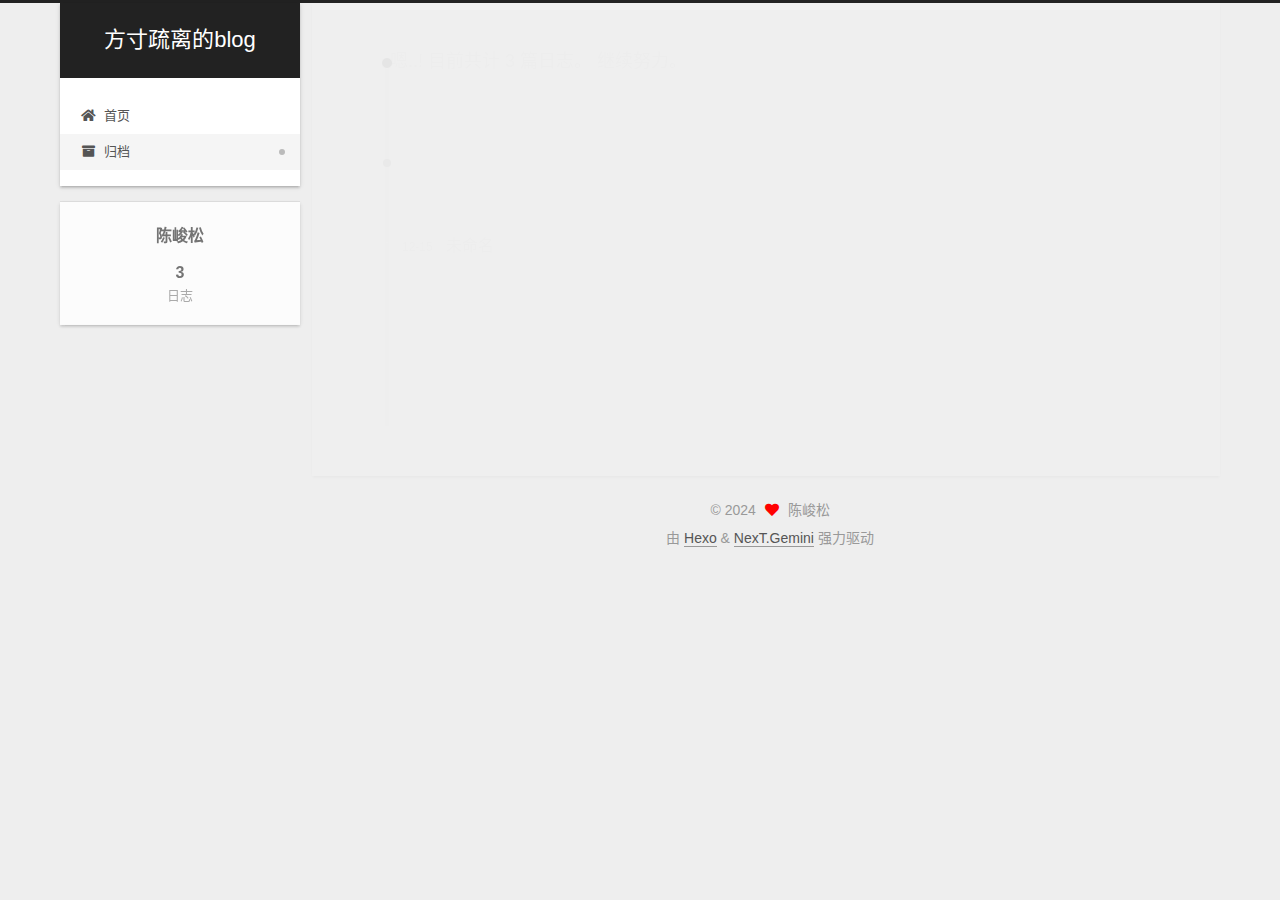
<file: archives/2024/12/index.html>
<!DOCTYPE html>
<html lang="zh-CN">
<head>
  <meta charset="UTF-8">
<meta name="viewport" content="width=device-width, initial-scale=1, maximum-scale=2">
<meta name="theme-color" content="#222">
<meta name="generator" content="Hexo 7.3.0">
  <link rel="apple-touch-icon" sizes="180x180" href="/images/apple-touch-icon-next.png">
  <link rel="icon" type="image/png" sizes="32x32" href="/images/favicon-32x32-next.png">
  <link rel="icon" type="image/png" sizes="16x16" href="/images/favicon-16x16-next.png">
  <link rel="mask-icon" href="/images/logo.svg" color="#222">

<link rel="stylesheet" href="/css/main.css">


<link rel="stylesheet" href="/lib/font-awesome/css/all.min.css">

<script id="hexo-configurations">
    var NexT = window.NexT || {};
    var CONFIG = {"hostname":"example.com","root":"/","scheme":"Gemini","version":"7.8.0","exturl":false,"sidebar":{"position":"left","display":"post","padding":18,"offset":12,"onmobile":false},"copycode":{"enable":false,"show_result":false,"style":null},"back2top":{"enable":true,"sidebar":false,"scrollpercent":false},"bookmark":{"enable":false,"color":"#222","save":"auto"},"fancybox":false,"mediumzoom":false,"lazyload":false,"pangu":false,"comments":{"style":"tabs","active":null,"storage":true,"lazyload":false,"nav":null},"algolia":{"hits":{"per_page":10},"labels":{"input_placeholder":"Search for Posts","hits_empty":"We didn't find any results for the search: ${query}","hits_stats":"${hits} results found in ${time} ms"}},"localsearch":{"enable":false,"trigger":"auto","top_n_per_article":1,"unescape":false,"preload":false},"motion":{"enable":true,"async":false,"transition":{"post_block":"fadeIn","post_header":"slideDownIn","post_body":"slideDownIn","coll_header":"slideLeftIn","sidebar":"slideUpIn"}}};
  </script>

  <meta property="og:type" content="website">
<meta property="og:title" content="方寸疏离的blog">
<meta property="og:url" content="http://example.com/archives/2024/12/index.html">
<meta property="og:site_name" content="方寸疏离的blog">
<meta property="og:locale" content="zh_CN">
<meta property="article:author" content="陈峻松">
<meta name="twitter:card" content="summary">

<link rel="canonical" href="http://example.com/archives/2024/12/">


<script id="page-configurations">
  // https://hexo.io/docs/variables.html
  CONFIG.page = {
    sidebar: "",
    isHome : false,
    isPost : false,
    lang   : 'zh-CN'
  };
</script>

  <title>归档 | 方寸疏离的blog</title>
  






  <noscript>
  <style>
  .use-motion .brand,
  .use-motion .menu-item,
  .sidebar-inner,
  .use-motion .post-block,
  .use-motion .pagination,
  .use-motion .comments,
  .use-motion .post-header,
  .use-motion .post-body,
  .use-motion .collection-header { opacity: initial; }

  .use-motion .site-title,
  .use-motion .site-subtitle {
    opacity: initial;
    top: initial;
  }

  .use-motion .logo-line-before i { left: initial; }
  .use-motion .logo-line-after i { right: initial; }
  </style>
</noscript>

</head>

<body itemscope itemtype="http://schema.org/WebPage">
  <div class="container use-motion">
    <div class="headband"></div>

    <header class="header" itemscope itemtype="http://schema.org/WPHeader">
      <div class="header-inner"><div class="site-brand-container">
  <div class="site-nav-toggle">
    <div class="toggle" aria-label="切换导航栏">
      <span class="toggle-line toggle-line-first"></span>
      <span class="toggle-line toggle-line-middle"></span>
      <span class="toggle-line toggle-line-last"></span>
    </div>
  </div>

  <div class="site-meta">

    <a href="/" class="brand" rel="start">
      <span class="logo-line-before"><i></i></span>
      <h1 class="site-title">方寸疏离的blog</h1>
      <span class="logo-line-after"><i></i></span>
    </a>
  </div>

  <div class="site-nav-right">
    <div class="toggle popup-trigger">
    </div>
  </div>
</div>




<nav class="site-nav">
  <ul id="menu" class="main-menu menu">
        <li class="menu-item menu-item-home">

    <a href="/" rel="section"><i class="fa fa-home fa-fw"></i>首页</a>

  </li>
        <li class="menu-item menu-item-archives">

    <a href="/archives/" rel="section"><i class="fa fa-archive fa-fw"></i>归档</a>

  </li>
  </ul>
</nav>




</div>
    </header>

    
  <div class="back-to-top">
    <i class="fa fa-arrow-up"></i>
    <span>0%</span>
  </div>


    <main class="main">
      <div class="main-inner">
        <div class="content-wrap">
          

          <div class="content archive">
            

  
  
  
  <div class="post-block">
    <div class="posts-collapse">
      <div class="collection-title">
        <span class="collection-header">嗯..! 目前共计 3 篇日志。 继续努力。</span>
      </div>

      
    <div class="collection-year">
      <span class="collection-header">2024</span>
    </div>

  <article itemscope itemtype="http://schema.org/Article">
    <header class="post-header">

      <div class="post-meta">
        <time itemprop="dateCreated"
              datetime="2024-12-15T21:13:23+08:00"
              content="2024-12-15">
          12-15
        </time>
      </div>

      <div class="post-title">
          <a class="post-title-link" href="/2024/12/15/%E5%BF%AB%E6%8E%92%E5%92%8C%E5%86%92%E6%B3%A1/" itemprop="url">
            <span itemprop="name">未命名</span>
          </a>
      </div>

    </header>
  </article>

  <article itemscope itemtype="http://schema.org/Article">
    <header class="post-header">

      <div class="post-meta">
        <time itemprop="dateCreated"
              datetime="2024-12-15T21:13:03+08:00"
              content="2024-12-15">
          12-15
        </time>
      </div>

      <div class="post-title">
          <a class="post-title-link" href="/2024/12/15/%E8%B4%AA%E5%BF%83/" itemprop="url">
            <span itemprop="name">未命名</span>
          </a>
      </div>

    </header>
  </article>

  <article itemscope itemtype="http://schema.org/Article">
    <header class="post-header">

      <div class="post-meta">
        <time itemprop="dateCreated"
              datetime="2024-12-15T00:00:23+08:00"
              content="2024-12-15">
          12-15
        </time>
      </div>

      <div class="post-title">
          <a class="post-title-link" href="/2024/12/15/1214/" itemprop="url">
            <span itemprop="name">未命名</span>
          </a>
      </div>

    </header>
  </article>


    </div>
  </div>
  
  
  

  



          </div>
          

<script>
  window.addEventListener('tabs:register', () => {
    let { activeClass } = CONFIG.comments;
    if (CONFIG.comments.storage) {
      activeClass = localStorage.getItem('comments_active') || activeClass;
    }
    if (activeClass) {
      let activeTab = document.querySelector(`a[href="#comment-${activeClass}"]`);
      if (activeTab) {
        activeTab.click();
      }
    }
  });
  if (CONFIG.comments.storage) {
    window.addEventListener('tabs:click', event => {
      if (!event.target.matches('.tabs-comment .tab-content .tab-pane')) return;
      let commentClass = event.target.classList[1];
      localStorage.setItem('comments_active', commentClass);
    });
  }
</script>

        </div>
          
  
  <div class="toggle sidebar-toggle">
    <span class="toggle-line toggle-line-first"></span>
    <span class="toggle-line toggle-line-middle"></span>
    <span class="toggle-line toggle-line-last"></span>
  </div>

  <aside class="sidebar">
    <div class="sidebar-inner">

      <ul class="sidebar-nav motion-element">
        <li class="sidebar-nav-toc">
          文章目录
        </li>
        <li class="sidebar-nav-overview">
          站点概览
        </li>
      </ul>

      <!--noindex-->
      <div class="post-toc-wrap sidebar-panel">
      </div>
      <!--/noindex-->

      <div class="site-overview-wrap sidebar-panel">
        <div class="site-author motion-element" itemprop="author" itemscope itemtype="http://schema.org/Person">
  <p class="site-author-name" itemprop="name">陈峻松</p>
  <div class="site-description" itemprop="description"></div>
</div>
<div class="site-state-wrap motion-element">
  <nav class="site-state">
      <div class="site-state-item site-state-posts">
          <a href="/archives/">
        
          <span class="site-state-item-count">3</span>
          <span class="site-state-item-name">日志</span>
        </a>
      </div>
  </nav>
</div>



      </div>

    </div>
  </aside>
  <div id="sidebar-dimmer"></div>


      </div>
    </main>

    <footer class="footer">
      <div class="footer-inner">
        

        

<div class="copyright">
  
  &copy; 
  <span itemprop="copyrightYear">2024</span>
  <span class="with-love">
    <i class="fa fa-heart"></i>
  </span>
  <span class="author" itemprop="copyrightHolder">陈峻松</span>
</div>
  <div class="powered-by">由 <a href="https://hexo.io/" class="theme-link" rel="noopener" target="_blank">Hexo</a> & <a href="https://theme-next.org/" class="theme-link" rel="noopener" target="_blank">NexT.Gemini</a> 强力驱动
  </div>

        








      </div>
    </footer>
  </div>

  
  <script src="/lib/anime.min.js"></script>
  <script src="/lib/velocity/velocity.min.js"></script>
  <script src="/lib/velocity/velocity.ui.min.js"></script>

<script src="/js/utils.js"></script>

<script src="/js/motion.js"></script>


<script src="/js/schemes/pisces.js"></script>


<script src="/js/next-boot.js"></script>




  















  

  

</body>
</html>
</file>
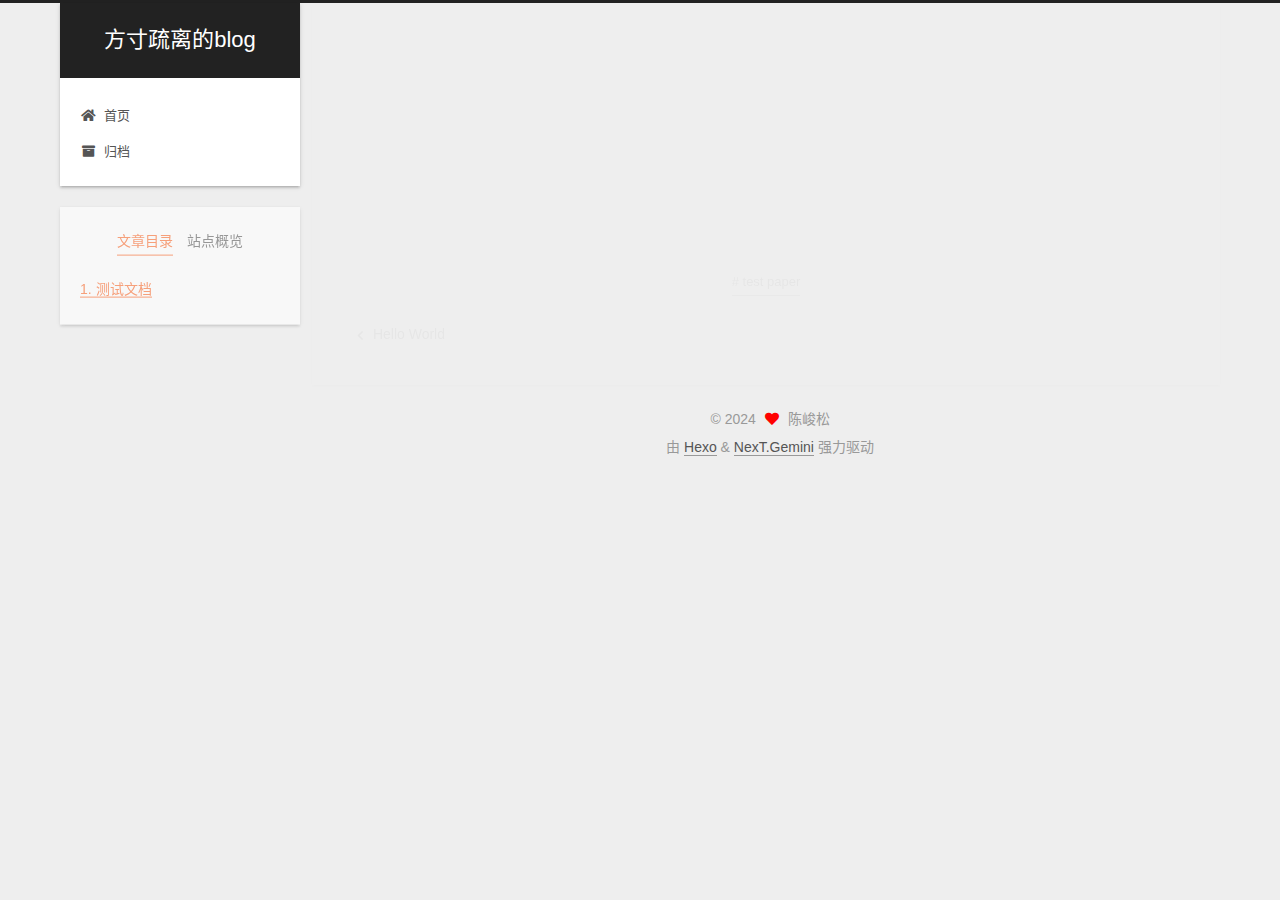
<file: 2024/12/14/test-paper/index.html>
<!DOCTYPE html>
<html lang="zh-CN">
<head>
  <meta charset="UTF-8">
<meta name="viewport" content="width=device-width, initial-scale=1, maximum-scale=2">
<meta name="theme-color" content="#222">
<meta name="generator" content="Hexo 7.3.0">
  <link rel="apple-touch-icon" sizes="180x180" href="/images/apple-touch-icon-next.png">
  <link rel="icon" type="image/png" sizes="32x32" href="/images/favicon-32x32-next.png">
  <link rel="icon" type="image/png" sizes="16x16" href="/images/favicon-16x16-next.png">
  <link rel="mask-icon" href="/images/logo.svg" color="#222">

<link rel="stylesheet" href="/css/main.css">


<link rel="stylesheet" href="/lib/font-awesome/css/all.min.css">

<script id="hexo-configurations">
    var NexT = window.NexT || {};
    var CONFIG = {"hostname":"example.com","root":"/","scheme":"Gemini","version":"7.8.0","exturl":false,"sidebar":{"position":"left","display":"post","padding":18,"offset":12,"onmobile":false},"copycode":{"enable":false,"show_result":false,"style":null},"back2top":{"enable":true,"sidebar":false,"scrollpercent":false},"bookmark":{"enable":false,"color":"#222","save":"auto"},"fancybox":false,"mediumzoom":false,"lazyload":false,"pangu":false,"comments":{"style":"tabs","active":null,"storage":true,"lazyload":false,"nav":null},"algolia":{"hits":{"per_page":10},"labels":{"input_placeholder":"Search for Posts","hits_empty":"We didn't find any results for the search: ${query}","hits_stats":"${hits} results found in ${time} ms"}},"localsearch":{"enable":false,"trigger":"auto","top_n_per_article":1,"unescape":false,"preload":false},"motion":{"enable":true,"async":false,"transition":{"post_block":"fadeIn","post_header":"slideDownIn","post_body":"slideDownIn","coll_header":"slideLeftIn","sidebar":"slideUpIn"}}};
  </script>

  <meta name="description" content="测试文档">
<meta property="og:type" content="article">
<meta property="og:title" content="test paper">
<meta property="og:url" content="http://example.com/2024/12/14/test-paper/index.html">
<meta property="og:site_name" content="方寸疏离的blog">
<meta property="og:description" content="测试文档">
<meta property="og:locale" content="zh_CN">
<meta property="article:published_time" content="2024-12-14T10:16:33.000Z">
<meta property="article:modified_time" content="2024-12-14T10:31:01.276Z">
<meta property="article:author" content="陈峻松">
<meta property="article:tag" content="test paper">
<meta name="twitter:card" content="summary">

<link rel="canonical" href="http://example.com/2024/12/14/test-paper/">


<script id="page-configurations">
  // https://hexo.io/docs/variables.html
  CONFIG.page = {
    sidebar: "",
    isHome : false,
    isPost : true,
    lang   : 'zh-CN'
  };
</script>

  <title>test paper | 方寸疏离的blog</title>
  






  <noscript>
  <style>
  .use-motion .brand,
  .use-motion .menu-item,
  .sidebar-inner,
  .use-motion .post-block,
  .use-motion .pagination,
  .use-motion .comments,
  .use-motion .post-header,
  .use-motion .post-body,
  .use-motion .collection-header { opacity: initial; }

  .use-motion .site-title,
  .use-motion .site-subtitle {
    opacity: initial;
    top: initial;
  }

  .use-motion .logo-line-before i { left: initial; }
  .use-motion .logo-line-after i { right: initial; }
  </style>
</noscript>

</head>

<body itemscope itemtype="http://schema.org/WebPage">
  <div class="container use-motion">
    <div class="headband"></div>

    <header class="header" itemscope itemtype="http://schema.org/WPHeader">
      <div class="header-inner"><div class="site-brand-container">
  <div class="site-nav-toggle">
    <div class="toggle" aria-label="切换导航栏">
      <span class="toggle-line toggle-line-first"></span>
      <span class="toggle-line toggle-line-middle"></span>
      <span class="toggle-line toggle-line-last"></span>
    </div>
  </div>

  <div class="site-meta">

    <a href="/" class="brand" rel="start">
      <span class="logo-line-before"><i></i></span>
      <h1 class="site-title">方寸疏离的blog</h1>
      <span class="logo-line-after"><i></i></span>
    </a>
  </div>

  <div class="site-nav-right">
    <div class="toggle popup-trigger">
    </div>
  </div>
</div>




<nav class="site-nav">
  <ul id="menu" class="main-menu menu">
        <li class="menu-item menu-item-home">

    <a href="/" rel="section"><i class="fa fa-home fa-fw"></i>首页</a>

  </li>
        <li class="menu-item menu-item-archives">

    <a href="/archives/" rel="section"><i class="fa fa-archive fa-fw"></i>归档</a>

  </li>
  </ul>
</nav>




</div>
    </header>

    
  <div class="back-to-top">
    <i class="fa fa-arrow-up"></i>
    <span>0%</span>
  </div>


    <main class="main">
      <div class="main-inner">
        <div class="content-wrap">
          

          <div class="content post posts-expand">
            

    
  
  
  <article itemscope itemtype="http://schema.org/Article" class="post-block" lang="zh-CN">
    <link itemprop="mainEntityOfPage" href="http://example.com/2024/12/14/test-paper/">

    <span hidden itemprop="author" itemscope itemtype="http://schema.org/Person">
      <meta itemprop="image" content="/images/avatar.gif">
      <meta itemprop="name" content="陈峻松">
      <meta itemprop="description" content="">
    </span>

    <span hidden itemprop="publisher" itemscope itemtype="http://schema.org/Organization">
      <meta itemprop="name" content="方寸疏离的blog">
    </span>
      <header class="post-header">
        <h1 class="post-title" itemprop="name headline">
          test paper
        </h1>

        <div class="post-meta">
            <span class="post-meta-item">
              <span class="post-meta-item-icon">
                <i class="far fa-calendar"></i>
              </span>
              <span class="post-meta-item-text">发表于</span>
              

              <time title="创建时间：2024-12-14 18:16:33 / 修改时间：18:31:01" itemprop="dateCreated datePublished" datetime="2024-12-14T18:16:33+08:00">2024-12-14</time>
            </span>

          

        </div>
      </header>

    
    
    
    <div class="post-body" itemprop="articleBody">

      
        <h1 id="测试文档"><a href="#测试文档" class="headerlink" title="测试文档"></a>测试文档</h1>
    </div>

    
    
    

      <footer class="post-footer">
          <div class="post-tags">
              <a href="/tags/test-paper/" rel="tag"># test paper</a>
          </div>

        


        
    <div class="post-nav">
      <div class="post-nav-item">
    <a href="/2024/12/13/hello-world/" rel="prev" title="Hello World">
      <i class="fa fa-chevron-left"></i> Hello World
    </a></div>
      <div class="post-nav-item"></div>
    </div>
      </footer>
    
  </article>
  
  
  



          </div>
          

<script>
  window.addEventListener('tabs:register', () => {
    let { activeClass } = CONFIG.comments;
    if (CONFIG.comments.storage) {
      activeClass = localStorage.getItem('comments_active') || activeClass;
    }
    if (activeClass) {
      let activeTab = document.querySelector(`a[href="#comment-${activeClass}"]`);
      if (activeTab) {
        activeTab.click();
      }
    }
  });
  if (CONFIG.comments.storage) {
    window.addEventListener('tabs:click', event => {
      if (!event.target.matches('.tabs-comment .tab-content .tab-pane')) return;
      let commentClass = event.target.classList[1];
      localStorage.setItem('comments_active', commentClass);
    });
  }
</script>

        </div>
          
  
  <div class="toggle sidebar-toggle">
    <span class="toggle-line toggle-line-first"></span>
    <span class="toggle-line toggle-line-middle"></span>
    <span class="toggle-line toggle-line-last"></span>
  </div>

  <aside class="sidebar">
    <div class="sidebar-inner">

      <ul class="sidebar-nav motion-element">
        <li class="sidebar-nav-toc">
          文章目录
        </li>
        <li class="sidebar-nav-overview">
          站点概览
        </li>
      </ul>

      <!--noindex-->
      <div class="post-toc-wrap sidebar-panel">
          <div class="post-toc motion-element"><ol class="nav"><li class="nav-item nav-level-1"><a class="nav-link" href="#%E6%B5%8B%E8%AF%95%E6%96%87%E6%A1%A3"><span class="nav-number">1.</span> <span class="nav-text">测试文档</span></a></li></ol></div>
      </div>
      <!--/noindex-->

      <div class="site-overview-wrap sidebar-panel">
        <div class="site-author motion-element" itemprop="author" itemscope itemtype="http://schema.org/Person">
  <p class="site-author-name" itemprop="name">陈峻松</p>
  <div class="site-description" itemprop="description"></div>
</div>
<div class="site-state-wrap motion-element">
  <nav class="site-state">
      <div class="site-state-item site-state-posts">
          <a href="/archives/">
        
          <span class="site-state-item-count">2</span>
          <span class="site-state-item-name">日志</span>
        </a>
      </div>
      <div class="site-state-item site-state-tags">
        <span class="site-state-item-count">1</span>
        <span class="site-state-item-name">标签</span>
      </div>
  </nav>
</div>



      </div>

    </div>
  </aside>
  <div id="sidebar-dimmer"></div>


      </div>
    </main>

    <footer class="footer">
      <div class="footer-inner">
        

        

<div class="copyright">
  
  &copy; 
  <span itemprop="copyrightYear">2024</span>
  <span class="with-love">
    <i class="fa fa-heart"></i>
  </span>
  <span class="author" itemprop="copyrightHolder">陈峻松</span>
</div>
  <div class="powered-by">由 <a href="https://hexo.io/" class="theme-link" rel="noopener" target="_blank">Hexo</a> & <a href="https://theme-next.org/" class="theme-link" rel="noopener" target="_blank">NexT.Gemini</a> 强力驱动
  </div>

        








      </div>
    </footer>
  </div>

  
  <script src="/lib/anime.min.js"></script>
  <script src="/lib/velocity/velocity.min.js"></script>
  <script src="/lib/velocity/velocity.ui.min.js"></script>

<script src="/js/utils.js"></script>

<script src="/js/motion.js"></script>


<script src="/js/schemes/pisces.js"></script>


<script src="/js/next-boot.js"></script>




  















  

  

</body>
</html>
</file>
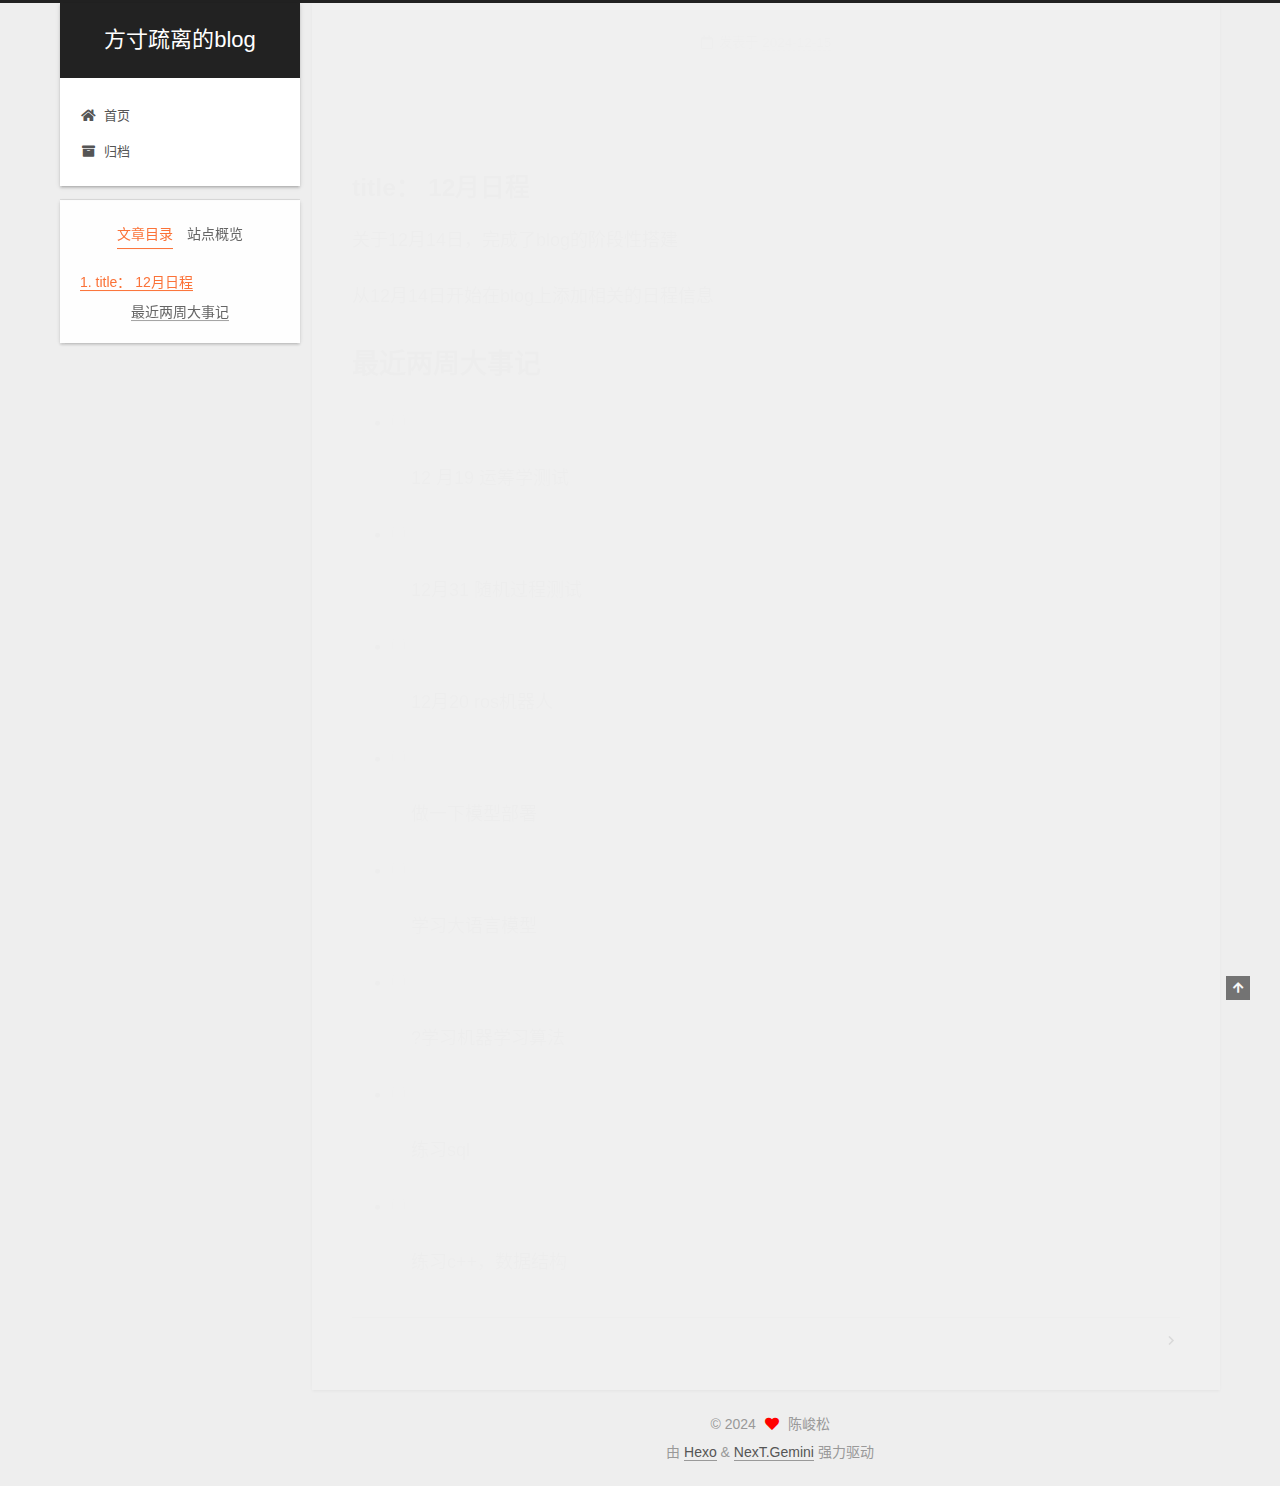
<file: 2024/12/15/1214/index.html>
<!DOCTYPE html>
<html lang="zh-CN">
<head>
  <meta charset="UTF-8">
<meta name="viewport" content="width=device-width, initial-scale=1, maximum-scale=2">
<meta name="theme-color" content="#222">
<meta name="generator" content="Hexo 7.3.0">
  <link rel="apple-touch-icon" sizes="180x180" href="/images/apple-touch-icon-next.png">
  <link rel="icon" type="image/png" sizes="32x32" href="/images/favicon-32x32-next.png">
  <link rel="icon" type="image/png" sizes="16x16" href="/images/favicon-16x16-next.png">
  <link rel="mask-icon" href="/images/logo.svg" color="#222">

<link rel="stylesheet" href="/css/main.css">


<link rel="stylesheet" href="/lib/font-awesome/css/all.min.css">

<script id="hexo-configurations">
    var NexT = window.NexT || {};
    var CONFIG = {"hostname":"example.com","root":"/","scheme":"Gemini","version":"7.8.0","exturl":false,"sidebar":{"position":"left","display":"post","padding":18,"offset":12,"onmobile":false},"copycode":{"enable":false,"show_result":false,"style":null},"back2top":{"enable":true,"sidebar":false,"scrollpercent":false},"bookmark":{"enable":false,"color":"#222","save":"auto"},"fancybox":false,"mediumzoom":false,"lazyload":false,"pangu":false,"comments":{"style":"tabs","active":null,"storage":true,"lazyload":false,"nav":null},"algolia":{"hits":{"per_page":10},"labels":{"input_placeholder":"Search for Posts","hits_empty":"We didn't find any results for the search: ${query}","hits_stats":"${hits} results found in ${time} ms"}},"localsearch":{"enable":false,"trigger":"auto","top_n_per_article":1,"unescape":false,"preload":false},"motion":{"enable":true,"async":false,"transition":{"post_block":"fadeIn","post_header":"slideDownIn","post_body":"slideDownIn","coll_header":"slideLeftIn","sidebar":"slideUpIn"}}};
  </script>

  <meta name="description" content="title： 12月日程 关于12月14日，完成了blog的阶段性搭建 从12月14日开始在blog上添加相关的日程信息 最近两周大事记    12 月19 运筹学测试      12月31 随机过程测试      12月20 ros机器人      做一下模型部署      学习大语言模型      ?学习机器学习算法      练习sql      练习c++，数据结构">
<meta property="og:type" content="article">
<meta property="og:title" content="方寸疏离的blog">
<meta property="og:url" content="http://example.com/2024/12/15/1214/index.html">
<meta property="og:site_name" content="方寸疏离的blog">
<meta property="og:description" content="title： 12月日程 关于12月14日，完成了blog的阶段性搭建 从12月14日开始在blog上添加相关的日程信息 最近两周大事记    12 月19 运筹学测试      12月31 随机过程测试      12月20 ros机器人      做一下模型部署      学习大语言模型      ?学习机器学习算法      练习sql      练习c++，数据结构">
<meta property="og:locale" content="zh_CN">
<meta property="article:published_time" content="2024-12-14T16:00:23.721Z">
<meta property="article:modified_time" content="2024-12-15T13:36:41.109Z">
<meta property="article:author" content="陈峻松">
<meta name="twitter:card" content="summary">

<link rel="canonical" href="http://example.com/2024/12/15/1214/">


<script id="page-configurations">
  // https://hexo.io/docs/variables.html
  CONFIG.page = {
    sidebar: "",
    isHome : false,
    isPost : true,
    lang   : 'zh-CN'
  };
</script>

  <title> | 方寸疏离的blog</title>
  






  <noscript>
  <style>
  .use-motion .brand,
  .use-motion .menu-item,
  .sidebar-inner,
  .use-motion .post-block,
  .use-motion .pagination,
  .use-motion .comments,
  .use-motion .post-header,
  .use-motion .post-body,
  .use-motion .collection-header { opacity: initial; }

  .use-motion .site-title,
  .use-motion .site-subtitle {
    opacity: initial;
    top: initial;
  }

  .use-motion .logo-line-before i { left: initial; }
  .use-motion .logo-line-after i { right: initial; }
  </style>
</noscript>

</head>

<body itemscope itemtype="http://schema.org/WebPage">
  <div class="container use-motion">
    <div class="headband"></div>

    <header class="header" itemscope itemtype="http://schema.org/WPHeader">
      <div class="header-inner"><div class="site-brand-container">
  <div class="site-nav-toggle">
    <div class="toggle" aria-label="切换导航栏">
      <span class="toggle-line toggle-line-first"></span>
      <span class="toggle-line toggle-line-middle"></span>
      <span class="toggle-line toggle-line-last"></span>
    </div>
  </div>

  <div class="site-meta">

    <a href="/" class="brand" rel="start">
      <span class="logo-line-before"><i></i></span>
      <h1 class="site-title">方寸疏离的blog</h1>
      <span class="logo-line-after"><i></i></span>
    </a>
  </div>

  <div class="site-nav-right">
    <div class="toggle popup-trigger">
    </div>
  </div>
</div>




<nav class="site-nav">
  <ul id="menu" class="main-menu menu">
        <li class="menu-item menu-item-home">

    <a href="/" rel="section"><i class="fa fa-home fa-fw"></i>首页</a>

  </li>
        <li class="menu-item menu-item-archives">

    <a href="/archives/" rel="section"><i class="fa fa-archive fa-fw"></i>归档</a>

  </li>
  </ul>
</nav>




</div>
    </header>

    
  <div class="back-to-top">
    <i class="fa fa-arrow-up"></i>
    <span>0%</span>
  </div>


    <main class="main">
      <div class="main-inner">
        <div class="content-wrap">
          

          <div class="content post posts-expand">
            

    
  
  
  <article itemscope itemtype="http://schema.org/Article" class="post-block" lang="zh-CN">
    <link itemprop="mainEntityOfPage" href="http://example.com/2024/12/15/1214/">

    <span hidden itemprop="author" itemscope itemtype="http://schema.org/Person">
      <meta itemprop="image" content="/images/avatar.gif">
      <meta itemprop="name" content="陈峻松">
      <meta itemprop="description" content="">
    </span>

    <span hidden itemprop="publisher" itemscope itemtype="http://schema.org/Organization">
      <meta itemprop="name" content="方寸疏离的blog">
    </span>
      <header class="post-header">
        <h1 class="post-title" itemprop="name headline">
          
        </h1>

        <div class="post-meta">
            <span class="post-meta-item">
              <span class="post-meta-item-icon">
                <i class="far fa-calendar"></i>
              </span>
              <span class="post-meta-item-text">发表于</span>
              

              <time title="创建时间：2024-12-15 00:00:23 / 修改时间：21:36:41" itemprop="dateCreated datePublished" datetime="2024-12-15T00:00:23+08:00">2024-12-15</time>
            </span>

          

        </div>
      </header>

    
    
    
    <div class="post-body" itemprop="articleBody">

      
        <hr>
<h2 id="title：-12月日程"><a href="#title：-12月日程" class="headerlink" title="title： 12月日程"></a>title： 12月日程</h2><p> 关于12月14日，完成了blog的阶段性搭建</p>
<p>从12月14日开始在blog上添加相关的日程信息</p>
<h1 id="最近两周大事记"><a href="#最近两周大事记" class="headerlink" title="最近两周大事记"></a>最近两周大事记</h1><ul>
<li><p><input disabled="" type="checkbox"> </p>
<blockquote>
<p>12 月19 运筹学测试</p>
</blockquote>
</li>
<li><p><input disabled="" type="checkbox"> </p>
<blockquote>
<p>12月31 随机过程测试</p>
</blockquote>
</li>
<li><p><input disabled="" type="checkbox"> </p>
<blockquote>
<p>12月20 ros机器人</p>
</blockquote>
</li>
<li><p><input disabled="" type="checkbox"> </p>
<blockquote>
<p>做一下模型部署</p>
</blockquote>
</li>
<li><p><input disabled="" type="checkbox"> </p>
<blockquote>
<p>学习大语言模型</p>
</blockquote>
</li>
<li><p><input disabled="" type="checkbox"> </p>
<blockquote>
<p>?学习机器学习算法</p>
</blockquote>
</li>
<li><p><input disabled="" type="checkbox"> </p>
<blockquote>
<p>练习sql</p>
</blockquote>
</li>
<li><p><input disabled="" type="checkbox"> </p>
<blockquote>
<p>练习c++，数据结构</p>
</blockquote>
</li>
</ul>

    </div>

    
    
    

      <footer class="post-footer">

        


        
    <div class="post-nav">
      <div class="post-nav-item"></div>
      <div class="post-nav-item">
    <a href="/2024/12/15/%E8%B4%AA%E5%BF%83/" rel="next" title="">
       <i class="fa fa-chevron-right"></i>
    </a></div>
    </div>
      </footer>
    
  </article>
  
  
  



          </div>
          

<script>
  window.addEventListener('tabs:register', () => {
    let { activeClass } = CONFIG.comments;
    if (CONFIG.comments.storage) {
      activeClass = localStorage.getItem('comments_active') || activeClass;
    }
    if (activeClass) {
      let activeTab = document.querySelector(`a[href="#comment-${activeClass}"]`);
      if (activeTab) {
        activeTab.click();
      }
    }
  });
  if (CONFIG.comments.storage) {
    window.addEventListener('tabs:click', event => {
      if (!event.target.matches('.tabs-comment .tab-content .tab-pane')) return;
      let commentClass = event.target.classList[1];
      localStorage.setItem('comments_active', commentClass);
    });
  }
</script>

        </div>
          
  
  <div class="toggle sidebar-toggle">
    <span class="toggle-line toggle-line-first"></span>
    <span class="toggle-line toggle-line-middle"></span>
    <span class="toggle-line toggle-line-last"></span>
  </div>

  <aside class="sidebar">
    <div class="sidebar-inner">

      <ul class="sidebar-nav motion-element">
        <li class="sidebar-nav-toc">
          文章目录
        </li>
        <li class="sidebar-nav-overview">
          站点概览
        </li>
      </ul>

      <!--noindex-->
      <div class="post-toc-wrap sidebar-panel">
          <div class="post-toc motion-element"><ol class="nav"><li class="nav-item nav-level-2"><a class="nav-link" href="#title%EF%BC%9A-12%E6%9C%88%E6%97%A5%E7%A8%8B"><span class="nav-number">1.</span> <span class="nav-text">title： 12月日程</span></a></li></ol></li><li class="nav-item nav-level-1"><a class="nav-link" href="#%E6%9C%80%E8%BF%91%E4%B8%A4%E5%91%A8%E5%A4%A7%E4%BA%8B%E8%AE%B0"><span class="nav-number"></span> <span class="nav-text">最近两周大事记</span></a></div>
      </div>
      <!--/noindex-->

      <div class="site-overview-wrap sidebar-panel">
        <div class="site-author motion-element" itemprop="author" itemscope itemtype="http://schema.org/Person">
  <p class="site-author-name" itemprop="name">陈峻松</p>
  <div class="site-description" itemprop="description"></div>
</div>
<div class="site-state-wrap motion-element">
  <nav class="site-state">
      <div class="site-state-item site-state-posts">
          <a href="/archives/">
        
          <span class="site-state-item-count">3</span>
          <span class="site-state-item-name">日志</span>
        </a>
      </div>
  </nav>
</div>



      </div>

    </div>
  </aside>
  <div id="sidebar-dimmer"></div>


      </div>
    </main>

    <footer class="footer">
      <div class="footer-inner">
        

        

<div class="copyright">
  
  &copy; 
  <span itemprop="copyrightYear">2024</span>
  <span class="with-love">
    <i class="fa fa-heart"></i>
  </span>
  <span class="author" itemprop="copyrightHolder">陈峻松</span>
</div>
  <div class="powered-by">由 <a href="https://hexo.io/" class="theme-link" rel="noopener" target="_blank">Hexo</a> & <a href="https://theme-next.org/" class="theme-link" rel="noopener" target="_blank">NexT.Gemini</a> 强力驱动
  </div>

        








      </div>
    </footer>
  </div>

  
  <script src="/lib/anime.min.js"></script>
  <script src="/lib/velocity/velocity.min.js"></script>
  <script src="/lib/velocity/velocity.ui.min.js"></script>

<script src="/js/utils.js"></script>

<script src="/js/motion.js"></script>


<script src="/js/schemes/pisces.js"></script>


<script src="/js/next-boot.js"></script>




  















  

  

</body>
</html>
</file>
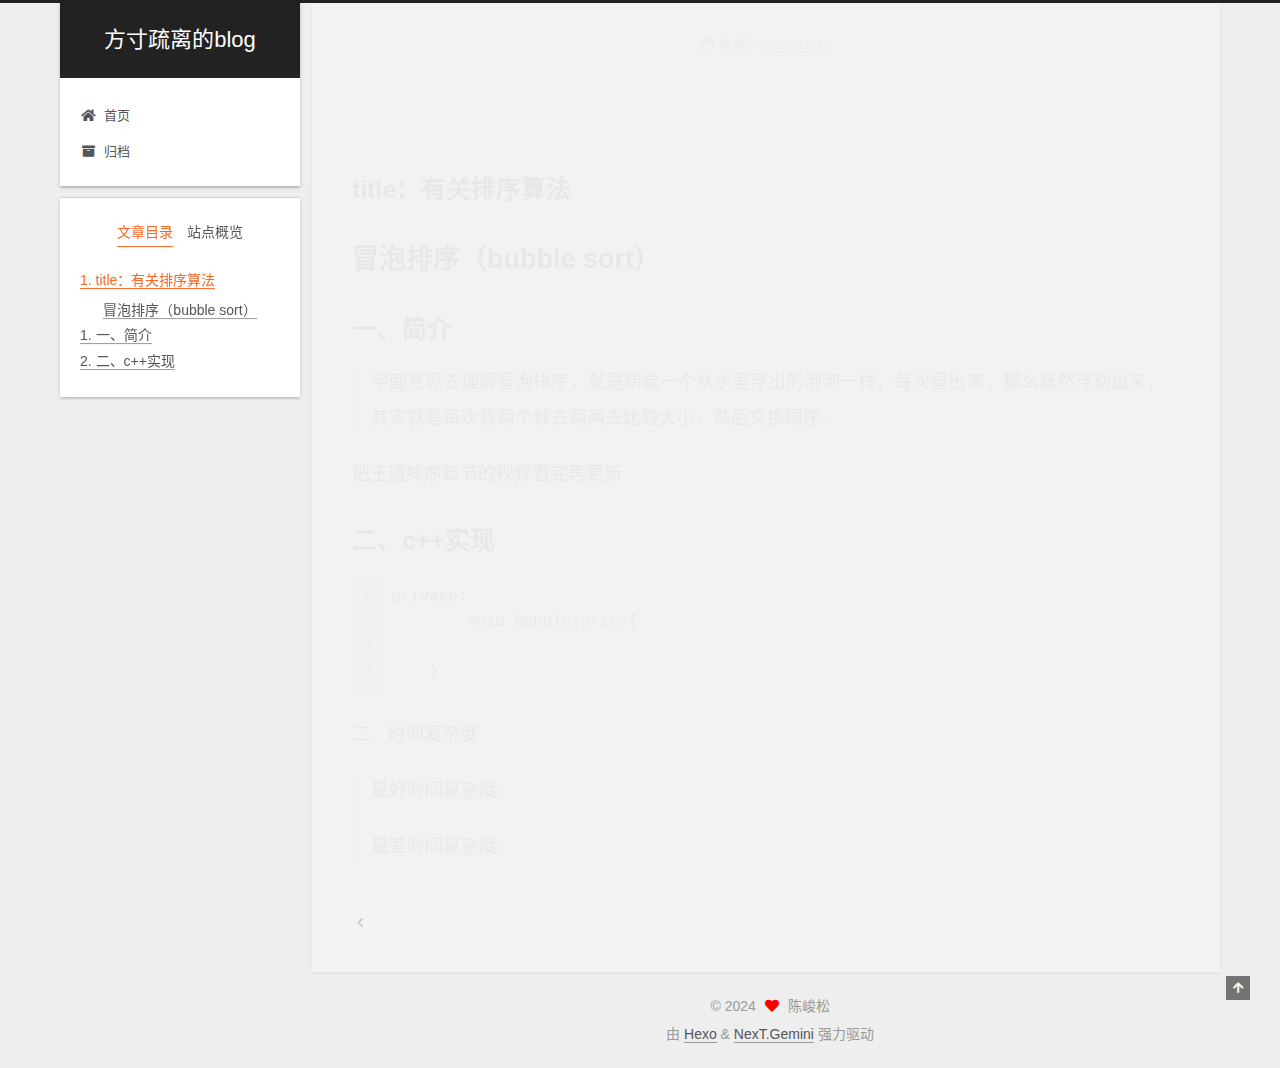
<file: 2024/12/15/快排和冒泡/index.html>
<!DOCTYPE html>
<html lang="zh-CN">
<head>
  <meta charset="UTF-8">
<meta name="viewport" content="width=device-width, initial-scale=1, maximum-scale=2">
<meta name="theme-color" content="#222">
<meta name="generator" content="Hexo 7.3.0">
  <link rel="apple-touch-icon" sizes="180x180" href="/images/apple-touch-icon-next.png">
  <link rel="icon" type="image/png" sizes="32x32" href="/images/favicon-32x32-next.png">
  <link rel="icon" type="image/png" sizes="16x16" href="/images/favicon-16x16-next.png">
  <link rel="mask-icon" href="/images/logo.svg" color="#222">

<link rel="stylesheet" href="/css/main.css">


<link rel="stylesheet" href="/lib/font-awesome/css/all.min.css">

<script id="hexo-configurations">
    var NexT = window.NexT || {};
    var CONFIG = {"hostname":"example.com","root":"/","scheme":"Gemini","version":"7.8.0","exturl":false,"sidebar":{"position":"left","display":"post","padding":18,"offset":12,"onmobile":false},"copycode":{"enable":false,"show_result":false,"style":null},"back2top":{"enable":true,"sidebar":false,"scrollpercent":false},"bookmark":{"enable":false,"color":"#222","save":"auto"},"fancybox":false,"mediumzoom":false,"lazyload":false,"pangu":false,"comments":{"style":"tabs","active":null,"storage":true,"lazyload":false,"nav":null},"algolia":{"hits":{"per_page":10},"labels":{"input_placeholder":"Search for Posts","hits_empty":"We didn't find any results for the search: ${query}","hits_stats":"${hits} results found in ${time} ms"}},"localsearch":{"enable":false,"trigger":"auto","top_n_per_article":1,"unescape":false,"preload":false},"motion":{"enable":true,"async":false,"transition":{"post_block":"fadeIn","post_header":"slideDownIn","post_body":"slideDownIn","coll_header":"slideLeftIn","sidebar":"slideUpIn"}}};
  </script>

  <meta name="description" content="title：有关排序算法冒泡排序（bubble sort）一、简介  字面意思去理解冒泡排序，就是想象一个从水里浮出的泡泡一样，每次冒出来，那么既然浮动出来，其实就是每次找两个数去两两去比较大小，然后交换顺序。  把王道排序章节的视频看完再更新 二、c++实现1234private:	void Bubblesort()&#123;            &#125;  二、时间复杂度  最好时间">
<meta property="og:type" content="article">
<meta property="og:title" content="方寸疏离的blog">
<meta property="og:url" content="http://example.com/2024/12/15/%E5%BF%AB%E6%8E%92%E5%92%8C%E5%86%92%E6%B3%A1/index.html">
<meta property="og:site_name" content="方寸疏离的blog">
<meta property="og:description" content="title：有关排序算法冒泡排序（bubble sort）一、简介  字面意思去理解冒泡排序，就是想象一个从水里浮出的泡泡一样，每次冒出来，那么既然浮动出来，其实就是每次找两个数去两两去比较大小，然后交换顺序。  把王道排序章节的视频看完再更新 二、c++实现1234private:	void Bubblesort()&#123;            &#125;  二、时间复杂度  最好时间">
<meta property="og:locale" content="zh_CN">
<meta property="article:published_time" content="2024-12-15T13:13:23.186Z">
<meta property="article:modified_time" content="2024-12-15T13:24:22.341Z">
<meta property="article:author" content="陈峻松">
<meta name="twitter:card" content="summary">

<link rel="canonical" href="http://example.com/2024/12/15/%E5%BF%AB%E6%8E%92%E5%92%8C%E5%86%92%E6%B3%A1/">


<script id="page-configurations">
  // https://hexo.io/docs/variables.html
  CONFIG.page = {
    sidebar: "",
    isHome : false,
    isPost : true,
    lang   : 'zh-CN'
  };
</script>

  <title> | 方寸疏离的blog</title>
  






  <noscript>
  <style>
  .use-motion .brand,
  .use-motion .menu-item,
  .sidebar-inner,
  .use-motion .post-block,
  .use-motion .pagination,
  .use-motion .comments,
  .use-motion .post-header,
  .use-motion .post-body,
  .use-motion .collection-header { opacity: initial; }

  .use-motion .site-title,
  .use-motion .site-subtitle {
    opacity: initial;
    top: initial;
  }

  .use-motion .logo-line-before i { left: initial; }
  .use-motion .logo-line-after i { right: initial; }
  </style>
</noscript>

</head>

<body itemscope itemtype="http://schema.org/WebPage">
  <div class="container use-motion">
    <div class="headband"></div>

    <header class="header" itemscope itemtype="http://schema.org/WPHeader">
      <div class="header-inner"><div class="site-brand-container">
  <div class="site-nav-toggle">
    <div class="toggle" aria-label="切换导航栏">
      <span class="toggle-line toggle-line-first"></span>
      <span class="toggle-line toggle-line-middle"></span>
      <span class="toggle-line toggle-line-last"></span>
    </div>
  </div>

  <div class="site-meta">

    <a href="/" class="brand" rel="start">
      <span class="logo-line-before"><i></i></span>
      <h1 class="site-title">方寸疏离的blog</h1>
      <span class="logo-line-after"><i></i></span>
    </a>
  </div>

  <div class="site-nav-right">
    <div class="toggle popup-trigger">
    </div>
  </div>
</div>




<nav class="site-nav">
  <ul id="menu" class="main-menu menu">
        <li class="menu-item menu-item-home">

    <a href="/" rel="section"><i class="fa fa-home fa-fw"></i>首页</a>

  </li>
        <li class="menu-item menu-item-archives">

    <a href="/archives/" rel="section"><i class="fa fa-archive fa-fw"></i>归档</a>

  </li>
  </ul>
</nav>




</div>
    </header>

    
  <div class="back-to-top">
    <i class="fa fa-arrow-up"></i>
    <span>0%</span>
  </div>


    <main class="main">
      <div class="main-inner">
        <div class="content-wrap">
          

          <div class="content post posts-expand">
            

    
  
  
  <article itemscope itemtype="http://schema.org/Article" class="post-block" lang="zh-CN">
    <link itemprop="mainEntityOfPage" href="http://example.com/2024/12/15/%E5%BF%AB%E6%8E%92%E5%92%8C%E5%86%92%E6%B3%A1/">

    <span hidden itemprop="author" itemscope itemtype="http://schema.org/Person">
      <meta itemprop="image" content="/images/avatar.gif">
      <meta itemprop="name" content="陈峻松">
      <meta itemprop="description" content="">
    </span>

    <span hidden itemprop="publisher" itemscope itemtype="http://schema.org/Organization">
      <meta itemprop="name" content="方寸疏离的blog">
    </span>
      <header class="post-header">
        <h1 class="post-title" itemprop="name headline">
          
        </h1>

        <div class="post-meta">
            <span class="post-meta-item">
              <span class="post-meta-item-icon">
                <i class="far fa-calendar"></i>
              </span>
              <span class="post-meta-item-text">发表于</span>
              

              <time title="创建时间：2024-12-15 21:13:23 / 修改时间：21:24:22" itemprop="dateCreated datePublished" datetime="2024-12-15T21:13:23+08:00">2024-12-15</time>
            </span>

          

        </div>
      </header>

    
    
    
    <div class="post-body" itemprop="articleBody">

      
        <hr>
<h2 id="title：有关排序算法"><a href="#title：有关排序算法" class="headerlink" title="title：有关排序算法"></a>title：有关排序算法</h2><h1 id="冒泡排序（bubble-sort）"><a href="#冒泡排序（bubble-sort）" class="headerlink" title="冒泡排序（bubble sort）"></a>冒泡排序（bubble sort）</h1><h2 id="一、简介"><a href="#一、简介" class="headerlink" title="一、简介"></a>一、简介</h2><blockquote>
<p> 字面意思去理解冒泡排序，就是想象一个从水里浮出的泡泡一样，每次冒出来，那么既然浮动出来，其实就是每次找两个数去两两去比较大小，然后交换顺序。</p>
</blockquote>
<p>把王道排序章节的视频看完再更新</p>
<h2 id="二、c-实现"><a href="#二、c-实现" class="headerlink" title="二、c++实现"></a>二、c++实现</h2><figure class="highlight c++"><table><tr><td class="gutter"><pre><span class="line">1</span><br><span class="line">2</span><br><span class="line">3</span><br><span class="line">4</span><br></pre></td><td class="code"><pre><span class="line"><span class="keyword">private</span>:</span><br><span class="line">	<span class="function"><span class="type">void</span> <span class="title">Bubblesort</span><span class="params">()</span></span>&#123;</span><br><span class="line">        </span><br><span class="line">    &#125;</span><br></pre></td></tr></table></figure>

<p>二、时间复杂度</p>
<blockquote>
<p>最好时间复杂度：</p>
<p>最差时间复杂度：</p>
</blockquote>

    </div>

    
    
    

      <footer class="post-footer">

        


        
    <div class="post-nav">
      <div class="post-nav-item">
    <a href="/2024/12/15/%E8%B4%AA%E5%BF%83/" rel="prev" title="">
      <i class="fa fa-chevron-left"></i> 
    </a></div>
      <div class="post-nav-item"></div>
    </div>
      </footer>
    
  </article>
  
  
  



          </div>
          

<script>
  window.addEventListener('tabs:register', () => {
    let { activeClass } = CONFIG.comments;
    if (CONFIG.comments.storage) {
      activeClass = localStorage.getItem('comments_active') || activeClass;
    }
    if (activeClass) {
      let activeTab = document.querySelector(`a[href="#comment-${activeClass}"]`);
      if (activeTab) {
        activeTab.click();
      }
    }
  });
  if (CONFIG.comments.storage) {
    window.addEventListener('tabs:click', event => {
      if (!event.target.matches('.tabs-comment .tab-content .tab-pane')) return;
      let commentClass = event.target.classList[1];
      localStorage.setItem('comments_active', commentClass);
    });
  }
</script>

        </div>
          
  
  <div class="toggle sidebar-toggle">
    <span class="toggle-line toggle-line-first"></span>
    <span class="toggle-line toggle-line-middle"></span>
    <span class="toggle-line toggle-line-last"></span>
  </div>

  <aside class="sidebar">
    <div class="sidebar-inner">

      <ul class="sidebar-nav motion-element">
        <li class="sidebar-nav-toc">
          文章目录
        </li>
        <li class="sidebar-nav-overview">
          站点概览
        </li>
      </ul>

      <!--noindex-->
      <div class="post-toc-wrap sidebar-panel">
          <div class="post-toc motion-element"><ol class="nav"><li class="nav-item nav-level-2"><a class="nav-link" href="#title%EF%BC%9A%E6%9C%89%E5%85%B3%E6%8E%92%E5%BA%8F%E7%AE%97%E6%B3%95"><span class="nav-number">1.</span> <span class="nav-text">title：有关排序算法</span></a></li></ol></li><li class="nav-item nav-level-1"><a class="nav-link" href="#%E5%86%92%E6%B3%A1%E6%8E%92%E5%BA%8F%EF%BC%88bubble-sort%EF%BC%89"><span class="nav-number"></span> <span class="nav-text">冒泡排序（bubble sort）</span></a><ol class="nav-child"><li class="nav-item nav-level-2"><a class="nav-link" href="#%E4%B8%80%E3%80%81%E7%AE%80%E4%BB%8B"><span class="nav-number">1.</span> <span class="nav-text">一、简介</span></a></li><li class="nav-item nav-level-2"><a class="nav-link" href="#%E4%BA%8C%E3%80%81c-%E5%AE%9E%E7%8E%B0"><span class="nav-number">2.</span> <span class="nav-text">二、c++实现</span></a></li></ol></div>
      </div>
      <!--/noindex-->

      <div class="site-overview-wrap sidebar-panel">
        <div class="site-author motion-element" itemprop="author" itemscope itemtype="http://schema.org/Person">
  <p class="site-author-name" itemprop="name">陈峻松</p>
  <div class="site-description" itemprop="description"></div>
</div>
<div class="site-state-wrap motion-element">
  <nav class="site-state">
      <div class="site-state-item site-state-posts">
          <a href="/archives/">
        
          <span class="site-state-item-count">2</span>
          <span class="site-state-item-name">日志</span>
        </a>
      </div>
  </nav>
</div>



      </div>

    </div>
  </aside>
  <div id="sidebar-dimmer"></div>


      </div>
    </main>

    <footer class="footer">
      <div class="footer-inner">
        

        

<div class="copyright">
  
  &copy; 
  <span itemprop="copyrightYear">2024</span>
  <span class="with-love">
    <i class="fa fa-heart"></i>
  </span>
  <span class="author" itemprop="copyrightHolder">陈峻松</span>
</div>
  <div class="powered-by">由 <a href="https://hexo.io/" class="theme-link" rel="noopener" target="_blank">Hexo</a> & <a href="https://theme-next.org/" class="theme-link" rel="noopener" target="_blank">NexT.Gemini</a> 强力驱动
  </div>

        








      </div>
    </footer>
  </div>

  
  <script src="/lib/anime.min.js"></script>
  <script src="/lib/velocity/velocity.min.js"></script>
  <script src="/lib/velocity/velocity.ui.min.js"></script>

<script src="/js/utils.js"></script>

<script src="/js/motion.js"></script>


<script src="/js/schemes/pisces.js"></script>


<script src="/js/next-boot.js"></script>




  















  

  

</body>
</html>
</file>
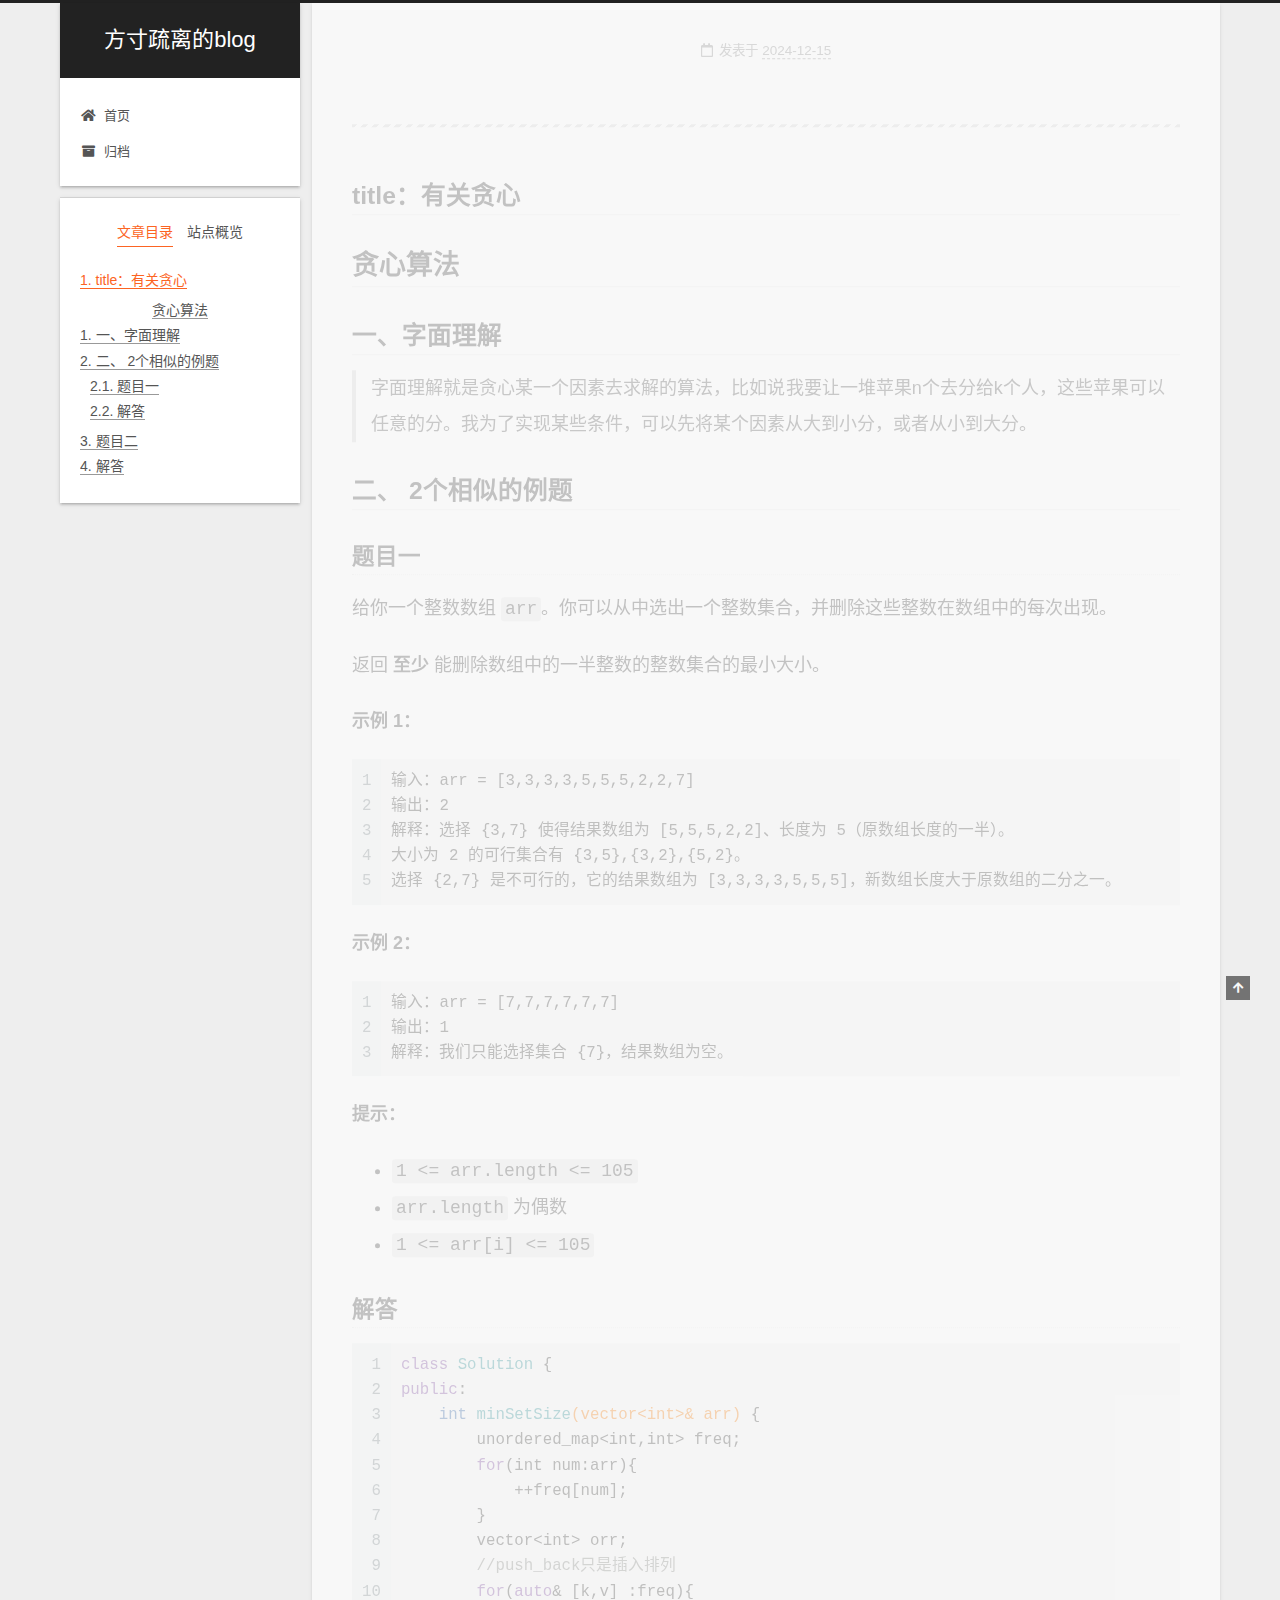
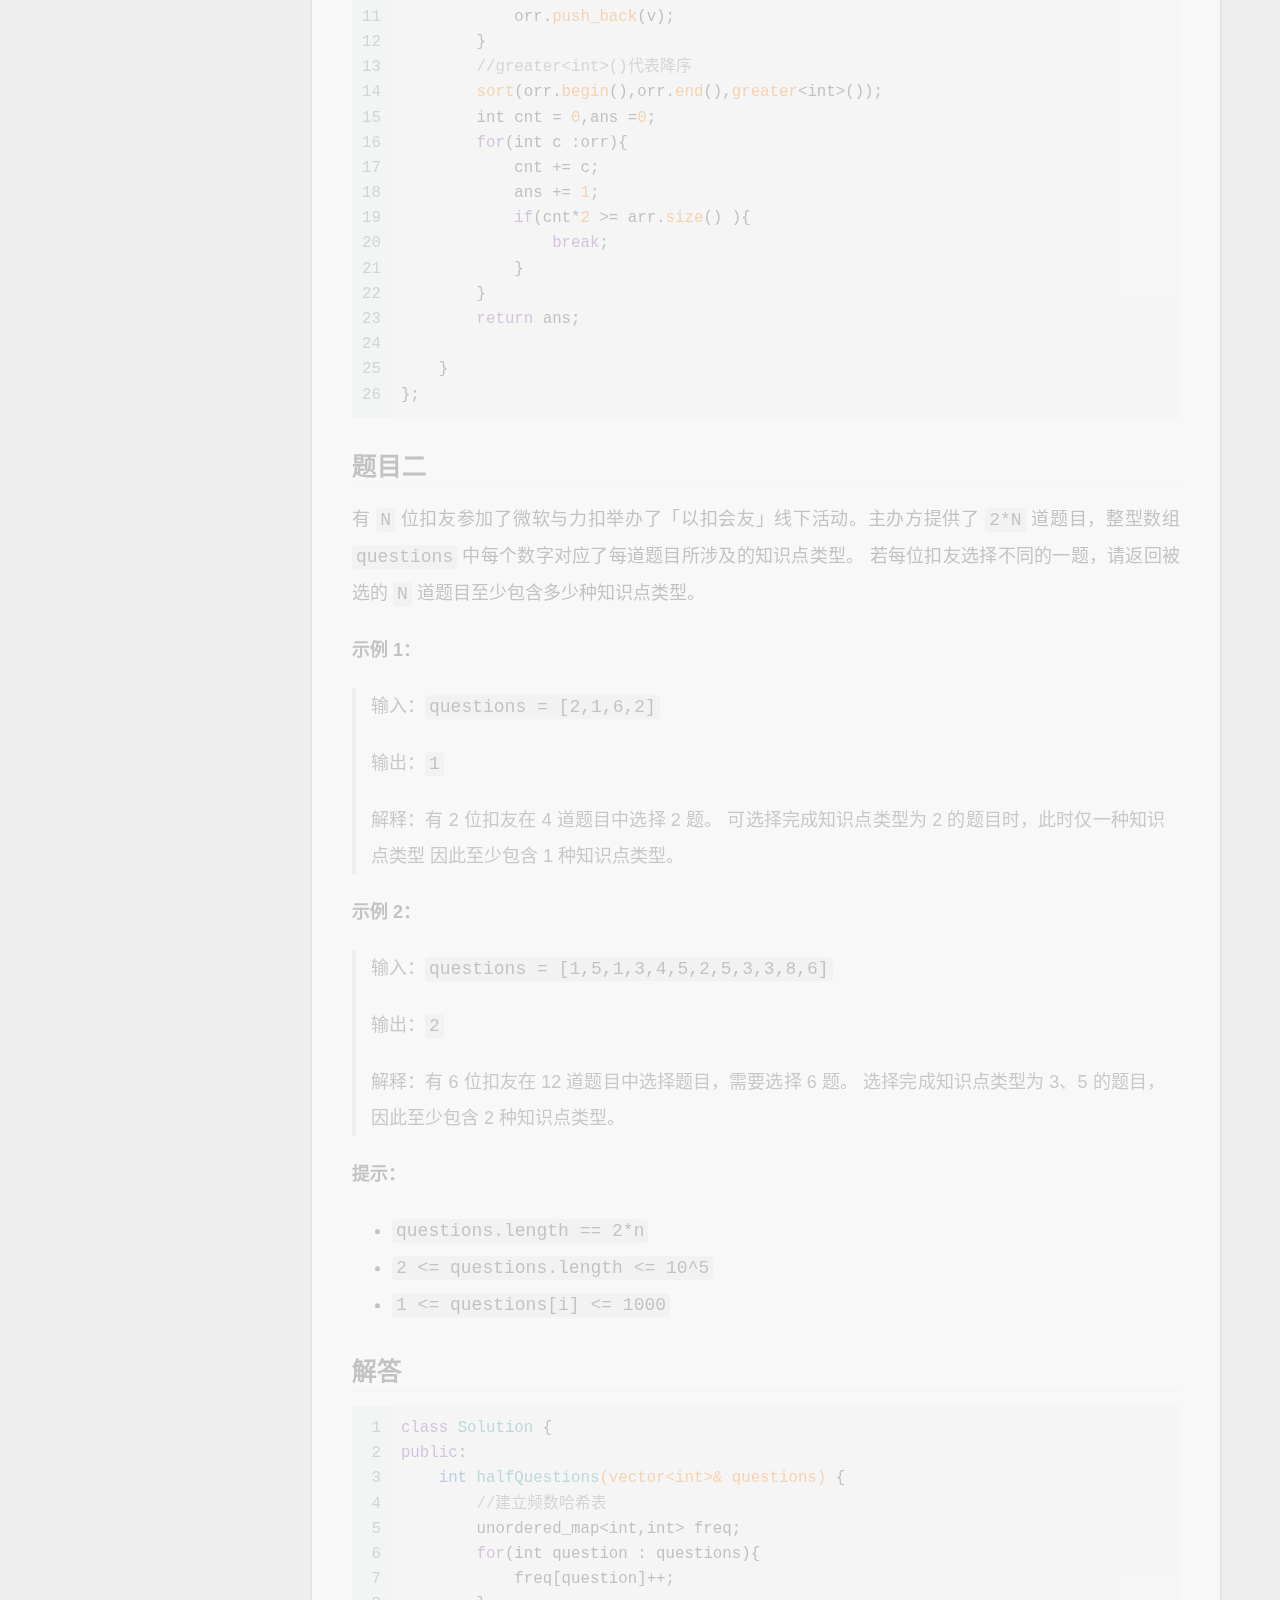
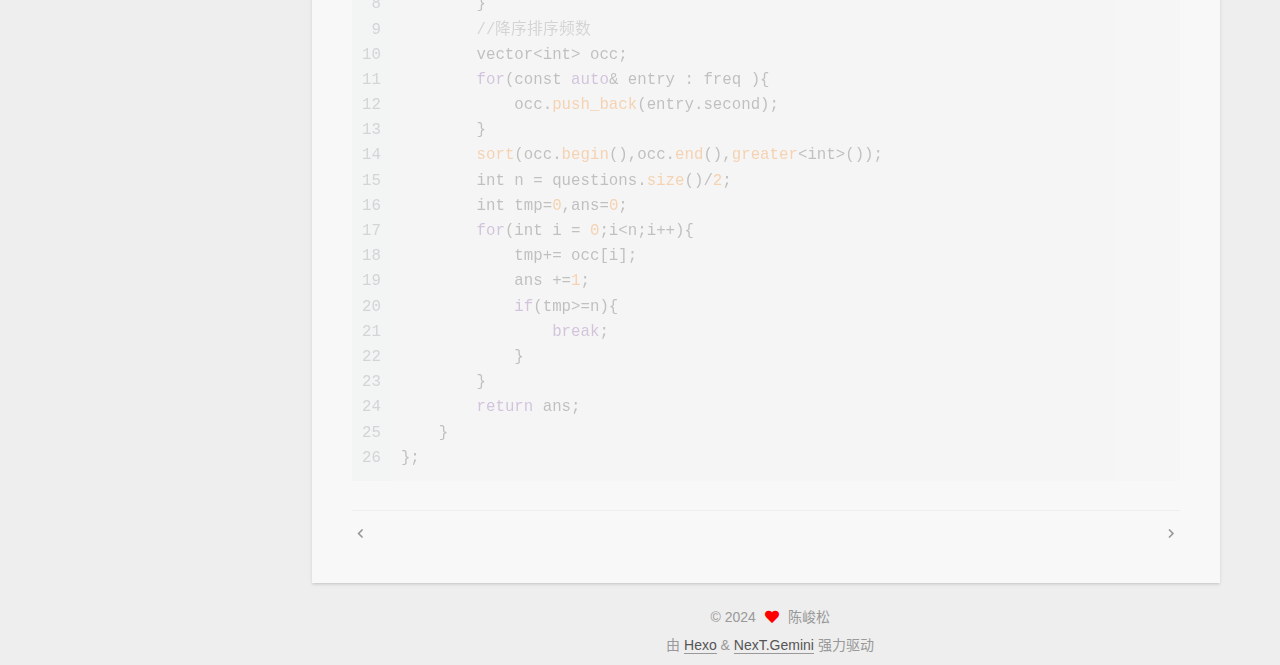
<file: 2024/12/15/贪心/index.html>
<!DOCTYPE html>
<html lang="zh-CN">
<head>
  <meta charset="UTF-8">
<meta name="viewport" content="width=device-width, initial-scale=1, maximum-scale=2">
<meta name="theme-color" content="#222">
<meta name="generator" content="Hexo 7.3.0">
  <link rel="apple-touch-icon" sizes="180x180" href="/images/apple-touch-icon-next.png">
  <link rel="icon" type="image/png" sizes="32x32" href="/images/favicon-32x32-next.png">
  <link rel="icon" type="image/png" sizes="16x16" href="/images/favicon-16x16-next.png">
  <link rel="mask-icon" href="/images/logo.svg" color="#222">

<link rel="stylesheet" href="/css/main.css">


<link rel="stylesheet" href="/lib/font-awesome/css/all.min.css">

<script id="hexo-configurations">
    var NexT = window.NexT || {};
    var CONFIG = {"hostname":"example.com","root":"/","scheme":"Gemini","version":"7.8.0","exturl":false,"sidebar":{"position":"left","display":"post","padding":18,"offset":12,"onmobile":false},"copycode":{"enable":false,"show_result":false,"style":null},"back2top":{"enable":true,"sidebar":false,"scrollpercent":false},"bookmark":{"enable":false,"color":"#222","save":"auto"},"fancybox":false,"mediumzoom":false,"lazyload":false,"pangu":false,"comments":{"style":"tabs","active":null,"storage":true,"lazyload":false,"nav":null},"algolia":{"hits":{"per_page":10},"labels":{"input_placeholder":"Search for Posts","hits_empty":"We didn't find any results for the search: ${query}","hits_stats":"${hits} results found in ${time} ms"}},"localsearch":{"enable":false,"trigger":"auto","top_n_per_article":1,"unescape":false,"preload":false},"motion":{"enable":true,"async":false,"transition":{"post_block":"fadeIn","post_header":"slideDownIn","post_body":"slideDownIn","coll_header":"slideLeftIn","sidebar":"slideUpIn"}}};
  </script>

  <meta name="description" content="title：有关贪心贪心算法一、字面理解  字面理解就是贪心某一个因素去求解的算法，比如说我要让一堆苹果n个去分给k个人，这些苹果可以任意的分。我为了实现某些条件，可以先将某个因素从大到小分，或者从小到大分。  二、 2个相似的例题题目一给你一个整数数组 arr。你可以从中选出一个整数集合，并删除这些整数在数组中的每次出现。 返回 至少 能删除数组中的一半整数的整数集合的最小大小。 示例 1：">
<meta property="og:type" content="article">
<meta property="og:title" content="方寸疏离的blog">
<meta property="og:url" content="http://example.com/2024/12/15/%E8%B4%AA%E5%BF%83/index.html">
<meta property="og:site_name" content="方寸疏离的blog">
<meta property="og:description" content="title：有关贪心贪心算法一、字面理解  字面理解就是贪心某一个因素去求解的算法，比如说我要让一堆苹果n个去分给k个人，这些苹果可以任意的分。我为了实现某些条件，可以先将某个因素从大到小分，或者从小到大分。  二、 2个相似的例题题目一给你一个整数数组 arr。你可以从中选出一个整数集合，并删除这些整数在数组中的每次出现。 返回 至少 能删除数组中的一半整数的整数集合的最小大小。 示例 1：">
<meta property="og:locale" content="zh_CN">
<meta property="article:published_time" content="2024-12-15T13:13:03.291Z">
<meta property="article:modified_time" content="2024-12-15T13:30:43.596Z">
<meta property="article:author" content="陈峻松">
<meta name="twitter:card" content="summary">

<link rel="canonical" href="http://example.com/2024/12/15/%E8%B4%AA%E5%BF%83/">


<script id="page-configurations">
  // https://hexo.io/docs/variables.html
  CONFIG.page = {
    sidebar: "",
    isHome : false,
    isPost : true,
    lang   : 'zh-CN'
  };
</script>

  <title> | 方寸疏离的blog</title>
  






  <noscript>
  <style>
  .use-motion .brand,
  .use-motion .menu-item,
  .sidebar-inner,
  .use-motion .post-block,
  .use-motion .pagination,
  .use-motion .comments,
  .use-motion .post-header,
  .use-motion .post-body,
  .use-motion .collection-header { opacity: initial; }

  .use-motion .site-title,
  .use-motion .site-subtitle {
    opacity: initial;
    top: initial;
  }

  .use-motion .logo-line-before i { left: initial; }
  .use-motion .logo-line-after i { right: initial; }
  </style>
</noscript>

</head>

<body itemscope itemtype="http://schema.org/WebPage">
  <div class="container use-motion">
    <div class="headband"></div>

    <header class="header" itemscope itemtype="http://schema.org/WPHeader">
      <div class="header-inner"><div class="site-brand-container">
  <div class="site-nav-toggle">
    <div class="toggle" aria-label="切换导航栏">
      <span class="toggle-line toggle-line-first"></span>
      <span class="toggle-line toggle-line-middle"></span>
      <span class="toggle-line toggle-line-last"></span>
    </div>
  </div>

  <div class="site-meta">

    <a href="/" class="brand" rel="start">
      <span class="logo-line-before"><i></i></span>
      <h1 class="site-title">方寸疏离的blog</h1>
      <span class="logo-line-after"><i></i></span>
    </a>
  </div>

  <div class="site-nav-right">
    <div class="toggle popup-trigger">
    </div>
  </div>
</div>




<nav class="site-nav">
  <ul id="menu" class="main-menu menu">
        <li class="menu-item menu-item-home">

    <a href="/" rel="section"><i class="fa fa-home fa-fw"></i>首页</a>

  </li>
        <li class="menu-item menu-item-archives">

    <a href="/archives/" rel="section"><i class="fa fa-archive fa-fw"></i>归档</a>

  </li>
  </ul>
</nav>




</div>
    </header>

    
  <div class="back-to-top">
    <i class="fa fa-arrow-up"></i>
    <span>0%</span>
  </div>


    <main class="main">
      <div class="main-inner">
        <div class="content-wrap">
          

          <div class="content post posts-expand">
            

    
  
  
  <article itemscope itemtype="http://schema.org/Article" class="post-block" lang="zh-CN">
    <link itemprop="mainEntityOfPage" href="http://example.com/2024/12/15/%E8%B4%AA%E5%BF%83/">

    <span hidden itemprop="author" itemscope itemtype="http://schema.org/Person">
      <meta itemprop="image" content="/images/avatar.gif">
      <meta itemprop="name" content="陈峻松">
      <meta itemprop="description" content="">
    </span>

    <span hidden itemprop="publisher" itemscope itemtype="http://schema.org/Organization">
      <meta itemprop="name" content="方寸疏离的blog">
    </span>
      <header class="post-header">
        <h1 class="post-title" itemprop="name headline">
          
        </h1>

        <div class="post-meta">
            <span class="post-meta-item">
              <span class="post-meta-item-icon">
                <i class="far fa-calendar"></i>
              </span>
              <span class="post-meta-item-text">发表于</span>
              

              <time title="创建时间：2024-12-15 21:13:03 / 修改时间：21:30:43" itemprop="dateCreated datePublished" datetime="2024-12-15T21:13:03+08:00">2024-12-15</time>
            </span>

          

        </div>
      </header>

    
    
    
    <div class="post-body" itemprop="articleBody">

      
        <hr>
<h2 id="title：有关贪心"><a href="#title：有关贪心" class="headerlink" title="title：有关贪心"></a>title：有关贪心</h2><h1 id="贪心算法"><a href="#贪心算法" class="headerlink" title="贪心算法"></a>贪心算法</h1><h2 id="一、字面理解"><a href="#一、字面理解" class="headerlink" title="一、字面理解"></a>一、字面理解</h2><blockquote>
<p> 字面理解就是贪心某一个因素去求解的算法，比如说我要让一堆苹果n个去分给k个人，这些苹果可以任意的分。我为了实现某些条件，可以先将某个因素从大到小分，或者从小到大分。</p>
</blockquote>
<h2 id="二、-2个相似的例题"><a href="#二、-2个相似的例题" class="headerlink" title="二、 2个相似的例题"></a>二、 2个相似的例题</h2><h3 id="题目一"><a href="#题目一" class="headerlink" title="题目一"></a>题目一</h3><p>给你一个整数数组 <code>arr</code>。你可以从中选出一个整数集合，并删除这些整数在数组中的每次出现。</p>
<p>返回 <strong>至少</strong> 能删除数组中的一半整数的整数集合的最小大小。</p>
<p><strong>示例 1：</strong></p>
<figure class="highlight plaintext"><table><tr><td class="gutter"><pre><span class="line">1</span><br><span class="line">2</span><br><span class="line">3</span><br><span class="line">4</span><br><span class="line">5</span><br></pre></td><td class="code"><pre><span class="line">输入：arr = [3,3,3,3,5,5,5,2,2,7]</span><br><span class="line">输出：2</span><br><span class="line">解释：选择 &#123;3,7&#125; 使得结果数组为 [5,5,5,2,2]、长度为 5（原数组长度的一半）。</span><br><span class="line">大小为 2 的可行集合有 &#123;3,5&#125;,&#123;3,2&#125;,&#123;5,2&#125;。</span><br><span class="line">选择 &#123;2,7&#125; 是不可行的，它的结果数组为 [3,3,3,3,5,5,5]，新数组长度大于原数组的二分之一。</span><br></pre></td></tr></table></figure>

<p><strong>示例 2：</strong></p>
<figure class="highlight plaintext"><table><tr><td class="gutter"><pre><span class="line">1</span><br><span class="line">2</span><br><span class="line">3</span><br></pre></td><td class="code"><pre><span class="line">输入：arr = [7,7,7,7,7,7]</span><br><span class="line">输出：1</span><br><span class="line">解释：我们只能选择集合 &#123;7&#125;，结果数组为空。</span><br></pre></td></tr></table></figure>

<p><strong>提示：</strong></p>
<ul>
<li><code>1 &lt;= arr.length &lt;= 105</code></li>
<li><code>arr.length</code> 为偶数</li>
<li><code>1 &lt;= arr[i] &lt;= 105</code></li>
</ul>
<h3 id="解答"><a href="#解答" class="headerlink" title="解答"></a>解答</h3><figure class="highlight c++"><table><tr><td class="gutter"><pre><span class="line">1</span><br><span class="line">2</span><br><span class="line">3</span><br><span class="line">4</span><br><span class="line">5</span><br><span class="line">6</span><br><span class="line">7</span><br><span class="line">8</span><br><span class="line">9</span><br><span class="line">10</span><br><span class="line">11</span><br><span class="line">12</span><br><span class="line">13</span><br><span class="line">14</span><br><span class="line">15</span><br><span class="line">16</span><br><span class="line">17</span><br><span class="line">18</span><br><span class="line">19</span><br><span class="line">20</span><br><span class="line">21</span><br><span class="line">22</span><br><span class="line">23</span><br><span class="line">24</span><br><span class="line">25</span><br><span class="line">26</span><br></pre></td><td class="code"><pre><span class="line"><span class="keyword">class</span> <span class="title class_">Solution</span> &#123;</span><br><span class="line"><span class="keyword">public</span>:</span><br><span class="line">    <span class="function"><span class="type">int</span> <span class="title">minSetSize</span><span class="params">(vector&lt;<span class="type">int</span>&gt;&amp; arr)</span> </span>&#123;</span><br><span class="line">        unordered_map&lt;<span class="type">int</span>,<span class="type">int</span>&gt; freq;</span><br><span class="line">        <span class="keyword">for</span>(<span class="type">int</span> num:arr)&#123;</span><br><span class="line">            ++freq[num];</span><br><span class="line">        &#125;</span><br><span class="line">        vector&lt;<span class="type">int</span>&gt; orr;</span><br><span class="line">        <span class="comment">//push_back只是插入排列</span></span><br><span class="line">        <span class="keyword">for</span>(<span class="keyword">auto</span>&amp; [k,v] :freq)&#123;</span><br><span class="line">            orr.<span class="built_in">push_back</span>(v);</span><br><span class="line">        &#125;</span><br><span class="line">        <span class="comment">//greater&lt;int&gt;()代表降序</span></span><br><span class="line">        <span class="built_in">sort</span>(orr.<span class="built_in">begin</span>(),orr.<span class="built_in">end</span>(),<span class="built_in">greater</span>&lt;<span class="type">int</span>&gt;());</span><br><span class="line">        <span class="type">int</span> cnt = <span class="number">0</span>,ans =<span class="number">0</span>;</span><br><span class="line">        <span class="keyword">for</span>(<span class="type">int</span> c :orr)&#123;</span><br><span class="line">            cnt += c;</span><br><span class="line">            ans += <span class="number">1</span>;</span><br><span class="line">            <span class="keyword">if</span>(cnt*<span class="number">2</span> &gt;= arr.<span class="built_in">size</span>() )&#123;</span><br><span class="line">                <span class="keyword">break</span>;</span><br><span class="line">            &#125;</span><br><span class="line">        &#125;</span><br><span class="line">        <span class="keyword">return</span> ans;</span><br><span class="line"></span><br><span class="line">    &#125;</span><br><span class="line">&#125;;</span><br></pre></td></tr></table></figure>

<h2 id="题目二"><a href="#题目二" class="headerlink" title="题目二"></a>题目二</h2><p>有 <code>N</code> 位扣友参加了微软与力扣举办了「以扣会友」线下活动。主办方提供了 <code>2*N</code> 道题目，整型数组 <code>questions</code> 中每个数字对应了每道题目所涉及的知识点类型。 若每位扣友选择不同的一题，请返回被选的 <code>N</code> 道题目至少包含多少种知识点类型。</p>
<p><strong>示例 1：</strong></p>
<blockquote>
<p>输入：<code>questions = [2,1,6,2]</code></p>
<p>输出：<code>1</code></p>
<p>解释：有 2 位扣友在 4 道题目中选择 2 题。 可选择完成知识点类型为 2 的题目时，此时仅一种知识点类型 因此至少包含 1 种知识点类型。</p>
</blockquote>
<p><strong>示例 2：</strong></p>
<blockquote>
<p>输入：<code>questions = [1,5,1,3,4,5,2,5,3,3,8,6]</code></p>
<p>输出：<code>2</code></p>
<p>解释：有 6 位扣友在 12 道题目中选择题目，需要选择 6 题。 选择完成知识点类型为 3、5 的题目，因此至少包含 2 种知识点类型。</p>
</blockquote>
<p><strong>提示：</strong></p>
<ul>
<li><code>questions.length == 2*n</code></li>
<li><code>2 &lt;= questions.length &lt;= 10^5</code></li>
<li><code>1 &lt;= questions[i] &lt;= 1000</code></li>
</ul>
<h2 id="解答-1"><a href="#解答-1" class="headerlink" title="解答"></a>解答</h2><figure class="highlight c++"><table><tr><td class="gutter"><pre><span class="line">1</span><br><span class="line">2</span><br><span class="line">3</span><br><span class="line">4</span><br><span class="line">5</span><br><span class="line">6</span><br><span class="line">7</span><br><span class="line">8</span><br><span class="line">9</span><br><span class="line">10</span><br><span class="line">11</span><br><span class="line">12</span><br><span class="line">13</span><br><span class="line">14</span><br><span class="line">15</span><br><span class="line">16</span><br><span class="line">17</span><br><span class="line">18</span><br><span class="line">19</span><br><span class="line">20</span><br><span class="line">21</span><br><span class="line">22</span><br><span class="line">23</span><br><span class="line">24</span><br><span class="line">25</span><br><span class="line">26</span><br></pre></td><td class="code"><pre><span class="line"><span class="keyword">class</span> <span class="title class_">Solution</span> &#123;</span><br><span class="line"><span class="keyword">public</span>:</span><br><span class="line">    <span class="function"><span class="type">int</span> <span class="title">halfQuestions</span><span class="params">(vector&lt;<span class="type">int</span>&gt;&amp; questions)</span> </span>&#123;</span><br><span class="line">        <span class="comment">//建立频数哈希表</span></span><br><span class="line">        unordered_map&lt;<span class="type">int</span>,<span class="type">int</span>&gt; freq;</span><br><span class="line">        <span class="keyword">for</span>(<span class="type">int</span> question : questions)&#123;</span><br><span class="line">            freq[question]++;</span><br><span class="line">        &#125;</span><br><span class="line">        <span class="comment">//降序排序频数</span></span><br><span class="line">        vector&lt;<span class="type">int</span>&gt; occ;</span><br><span class="line">        <span class="keyword">for</span>(<span class="type">const</span> <span class="keyword">auto</span>&amp; entry : freq )&#123;</span><br><span class="line">            occ.<span class="built_in">push_back</span>(entry.second);</span><br><span class="line">        &#125;</span><br><span class="line">        <span class="built_in">sort</span>(occ.<span class="built_in">begin</span>(),occ.<span class="built_in">end</span>(),<span class="built_in">greater</span>&lt;<span class="type">int</span>&gt;());</span><br><span class="line">        <span class="type">int</span> n = questions.<span class="built_in">size</span>()/<span class="number">2</span>;</span><br><span class="line">        <span class="type">int</span> tmp=<span class="number">0</span>,ans=<span class="number">0</span>;</span><br><span class="line">        <span class="keyword">for</span>(<span class="type">int</span> i = <span class="number">0</span>;i&lt;n;i++)&#123;</span><br><span class="line">            tmp+= occ[i];</span><br><span class="line">            ans +=<span class="number">1</span>;</span><br><span class="line">            <span class="keyword">if</span>(tmp&gt;=n)&#123;</span><br><span class="line">                <span class="keyword">break</span>;</span><br><span class="line">            &#125;</span><br><span class="line">        &#125;</span><br><span class="line">        <span class="keyword">return</span> ans;</span><br><span class="line">    &#125;</span><br><span class="line">&#125;;</span><br></pre></td></tr></table></figure>


    </div>

    
    
    

      <footer class="post-footer">

        


        
    <div class="post-nav">
      <div class="post-nav-item">
    <a href="/2024/12/15/1214/" rel="prev" title="">
      <i class="fa fa-chevron-left"></i> 
    </a></div>
      <div class="post-nav-item">
    <a href="/2024/12/15/%E5%BF%AB%E6%8E%92%E5%92%8C%E5%86%92%E6%B3%A1/" rel="next" title="">
       <i class="fa fa-chevron-right"></i>
    </a></div>
    </div>
      </footer>
    
  </article>
  
  
  



          </div>
          

<script>
  window.addEventListener('tabs:register', () => {
    let { activeClass } = CONFIG.comments;
    if (CONFIG.comments.storage) {
      activeClass = localStorage.getItem('comments_active') || activeClass;
    }
    if (activeClass) {
      let activeTab = document.querySelector(`a[href="#comment-${activeClass}"]`);
      if (activeTab) {
        activeTab.click();
      }
    }
  });
  if (CONFIG.comments.storage) {
    window.addEventListener('tabs:click', event => {
      if (!event.target.matches('.tabs-comment .tab-content .tab-pane')) return;
      let commentClass = event.target.classList[1];
      localStorage.setItem('comments_active', commentClass);
    });
  }
</script>

        </div>
          
  
  <div class="toggle sidebar-toggle">
    <span class="toggle-line toggle-line-first"></span>
    <span class="toggle-line toggle-line-middle"></span>
    <span class="toggle-line toggle-line-last"></span>
  </div>

  <aside class="sidebar">
    <div class="sidebar-inner">

      <ul class="sidebar-nav motion-element">
        <li class="sidebar-nav-toc">
          文章目录
        </li>
        <li class="sidebar-nav-overview">
          站点概览
        </li>
      </ul>

      <!--noindex-->
      <div class="post-toc-wrap sidebar-panel">
          <div class="post-toc motion-element"><ol class="nav"><li class="nav-item nav-level-2"><a class="nav-link" href="#title%EF%BC%9A%E6%9C%89%E5%85%B3%E8%B4%AA%E5%BF%83"><span class="nav-number">1.</span> <span class="nav-text">title：有关贪心</span></a></li></ol></li><li class="nav-item nav-level-1"><a class="nav-link" href="#%E8%B4%AA%E5%BF%83%E7%AE%97%E6%B3%95"><span class="nav-number"></span> <span class="nav-text">贪心算法</span></a><ol class="nav-child"><li class="nav-item nav-level-2"><a class="nav-link" href="#%E4%B8%80%E3%80%81%E5%AD%97%E9%9D%A2%E7%90%86%E8%A7%A3"><span class="nav-number">1.</span> <span class="nav-text">一、字面理解</span></a></li><li class="nav-item nav-level-2"><a class="nav-link" href="#%E4%BA%8C%E3%80%81-2%E4%B8%AA%E7%9B%B8%E4%BC%BC%E7%9A%84%E4%BE%8B%E9%A2%98"><span class="nav-number">2.</span> <span class="nav-text">二、 2个相似的例题</span></a><ol class="nav-child"><li class="nav-item nav-level-3"><a class="nav-link" href="#%E9%A2%98%E7%9B%AE%E4%B8%80"><span class="nav-number">2.1.</span> <span class="nav-text">题目一</span></a></li><li class="nav-item nav-level-3"><a class="nav-link" href="#%E8%A7%A3%E7%AD%94"><span class="nav-number">2.2.</span> <span class="nav-text">解答</span></a></li></ol></li><li class="nav-item nav-level-2"><a class="nav-link" href="#%E9%A2%98%E7%9B%AE%E4%BA%8C"><span class="nav-number">3.</span> <span class="nav-text">题目二</span></a></li><li class="nav-item nav-level-2"><a class="nav-link" href="#%E8%A7%A3%E7%AD%94-1"><span class="nav-number">4.</span> <span class="nav-text">解答</span></a></li></ol></div>
      </div>
      <!--/noindex-->

      <div class="site-overview-wrap sidebar-panel">
        <div class="site-author motion-element" itemprop="author" itemscope itemtype="http://schema.org/Person">
  <p class="site-author-name" itemprop="name">陈峻松</p>
  <div class="site-description" itemprop="description"></div>
</div>
<div class="site-state-wrap motion-element">
  <nav class="site-state">
      <div class="site-state-item site-state-posts">
          <a href="/archives/">
        
          <span class="site-state-item-count">3</span>
          <span class="site-state-item-name">日志</span>
        </a>
      </div>
  </nav>
</div>



      </div>

    </div>
  </aside>
  <div id="sidebar-dimmer"></div>


      </div>
    </main>

    <footer class="footer">
      <div class="footer-inner">
        

        

<div class="copyright">
  
  &copy; 
  <span itemprop="copyrightYear">2024</span>
  <span class="with-love">
    <i class="fa fa-heart"></i>
  </span>
  <span class="author" itemprop="copyrightHolder">陈峻松</span>
</div>
  <div class="powered-by">由 <a href="https://hexo.io/" class="theme-link" rel="noopener" target="_blank">Hexo</a> & <a href="https://theme-next.org/" class="theme-link" rel="noopener" target="_blank">NexT.Gemini</a> 强力驱动
  </div>

        








      </div>
    </footer>
  </div>

  
  <script src="/lib/anime.min.js"></script>
  <script src="/lib/velocity/velocity.min.js"></script>
  <script src="/lib/velocity/velocity.ui.min.js"></script>

<script src="/js/utils.js"></script>

<script src="/js/motion.js"></script>


<script src="/js/schemes/pisces.js"></script>


<script src="/js/next-boot.js"></script>




  















  

  

</body>
</html>
</file>
<file: css/main.css>
:root {
  --body-bg-color: #eee;
  --content-bg-color: #fff;
  --card-bg-color: #f5f5f5;
  --text-color: #555;
  --blockquote-color: #666;
  --link-color: #555;
  --link-hover-color: #222;
  --brand-color: #fff;
  --brand-hover-color: #fff;
  --table-row-odd-bg-color: #f9f9f9;
  --table-row-hover-bg-color: #f5f5f5;
  --menu-item-bg-color: #f5f5f5;
  --btn-default-bg: #fff;
  --btn-default-color: #555;
  --btn-default-border-color: #555;
  --btn-default-hover-bg: #222;
  --btn-default-hover-color: #fff;
  --btn-default-hover-border-color: #222;
}
html {
  line-height: 1.15; /* 1 */
  -webkit-text-size-adjust: 100%; /* 2 */
}
body {
  margin: 0;
}
main {
  display: block;
}
h1 {
  font-size: 2em;
  margin: 0.67em 0;
}
hr {
  box-sizing: content-box; /* 1 */
  height: 0; /* 1 */
  overflow: visible; /* 2 */
}
pre {
  font-family: monospace, monospace; /* 1 */
  font-size: 1em; /* 2 */
}
a {
  background: transparent;
}
abbr[title] {
  border-bottom: none; /* 1 */
  text-decoration: underline; /* 2 */
  text-decoration: underline dotted; /* 2 */
}
b,
strong {
  font-weight: bolder;
}
code,
kbd,
samp {
  font-family: monospace, monospace; /* 1 */
  font-size: 1em; /* 2 */
}
small {
  font-size: 80%;
}
sub,
sup {
  font-size: 75%;
  line-height: 0;
  position: relative;
  vertical-align: baseline;
}
sub {
  bottom: -0.25em;
}
sup {
  top: -0.5em;
}
img {
  border-style: none;
}
button,
input,
optgroup,
select,
textarea {
  font-family: inherit; /* 1 */
  font-size: 100%; /* 1 */
  line-height: 1.15; /* 1 */
  margin: 0; /* 2 */
}
button,
input {
/* 1 */
  overflow: visible;
}
button,
select {
/* 1 */
  text-transform: none;
}
button,
[type='button'],
[type='reset'],
[type='submit'] {
  -webkit-appearance: button;
}
button::-moz-focus-inner,
[type='button']::-moz-focus-inner,
[type='reset']::-moz-focus-inner,
[type='submit']::-moz-focus-inner {
  border-style: none;
  padding: 0;
}
button:-moz-focusring,
[type='button']:-moz-focusring,
[type='reset']:-moz-focusring,
[type='submit']:-moz-focusring {
  outline: 1px dotted ButtonText;
}
fieldset {
  padding: 0.35em 0.75em 0.625em;
}
legend {
  box-sizing: border-box; /* 1 */
  color: inherit; /* 2 */
  display: table; /* 1 */
  max-width: 100%; /* 1 */
  padding: 0; /* 3 */
  white-space: normal; /* 1 */
}
progress {
  vertical-align: baseline;
}
textarea {
  overflow: auto;
}
[type='checkbox'],
[type='radio'] {
  box-sizing: border-box; /* 1 */
  padding: 0; /* 2 */
}
[type='number']::-webkit-inner-spin-button,
[type='number']::-webkit-outer-spin-button {
  height: auto;
}
[type='search'] {
  outline-offset: -2px; /* 2 */
  -webkit-appearance: textfield; /* 1 */
}
[type='search']::-webkit-search-decoration {
  -webkit-appearance: none;
}
::-webkit-file-upload-button {
  font: inherit; /* 2 */
  -webkit-appearance: button; /* 1 */
}
details {
  display: block;
}
summary {
  display: list-item;
}
template {
  display: none;
}
[hidden] {
  display: none;
}
::selection {
  background: #262a30;
  color: #eee;
}
html,
body {
  height: 100%;
}
body {
  background: var(--body-bg-color);
  color: var(--text-color);
  font-family: 'Lato', "PingFang SC", "Microsoft YaHei", sans-serif;
  font-size: 1em;
  line-height: 2;
}
@media (max-width: 991px) {
  body {
    padding-left: 0 !important;
    padding-right: 0 !important;
  }
}
h1,
h2,
h3,
h4,
h5,
h6 {
  font-family: 'Lato', "PingFang SC", "Microsoft YaHei", sans-serif;
  font-weight: bold;
  line-height: 1.5;
  margin: 20px 0 15px;
}
h1 {
  font-size: 1.5em;
}
h2 {
  font-size: 1.375em;
}
h3 {
  font-size: 1.25em;
}
h4 {
  font-size: 1.125em;
}
h5 {
  font-size: 1em;
}
h6 {
  font-size: 0.875em;
}
p {
  margin: 0 0 20px 0;
}
a,
span.exturl {
  border-bottom: 1px solid #999;
  color: var(--link-color);
  outline: 0;
  text-decoration: none;
  overflow-wrap: break-word;
  word-wrap: break-word;
  cursor: pointer;
}
a:hover,
span.exturl:hover {
  border-bottom-color: var(--link-hover-color);
  color: var(--link-hover-color);
}
iframe,
img,
video {
  display: block;
  margin-left: auto;
  margin-right: auto;
  max-width: 100%;
}
hr {
  background-image: repeating-linear-gradient(-45deg, #ddd, #ddd 4px, transparent 4px, transparent 8px);
  border: 0;
  height: 3px;
  margin: 40px 0;
}
blockquote {
  border-left: 4px solid #ddd;
  color: var(--blockquote-color);
  margin: 0;
  padding: 0 15px;
}
blockquote cite::before {
  content: '-';
  padding: 0 5px;
}
dt {
  font-weight: bold;
}
dd {
  margin: 0;
  padding: 0;
}
kbd {
  background-color: #f5f5f5;
  background-image: linear-gradient(#eee, #fff, #eee);
  border: 1px solid #ccc;
  border-radius: 0.2em;
  box-shadow: 0.1em 0.1em 0.2em rgba(0,0,0,0.1);
  color: #555;
  font-family: inherit;
  padding: 0.1em 0.3em;
  white-space: nowrap;
}
.table-container {
  overflow: auto;
}
table {
  border-collapse: collapse;
  border-spacing: 0;
  font-size: 0.875em;
  margin: 0 0 20px 0;
  width: 100%;
}
tbody tr:nth-of-type(odd) {
  background: var(--table-row-odd-bg-color);
}
tbody tr:hover {
  background: var(--table-row-hover-bg-color);
}
caption,
th,
td {
  font-weight: normal;
  padding: 8px;
  vertical-align: middle;
}
th,
td {
  border: 1px solid #ddd;
  border-bottom: 3px solid #ddd;
}
th {
  font-weight: 700;
  padding-bottom: 10px;
}
td {
  border-bottom-width: 1px;
}
.btn {
  background: var(--btn-default-bg);
  border: 2px solid var(--btn-default-border-color);
  border-radius: 2px;
  color: var(--btn-default-color);
  display: inline-block;
  font-size: 0.875em;
  line-height: 2;
  padding: 0 20px;
  text-decoration: none;
  transition-property: background-color;
  transition-delay: 0s;
  transition-duration: 0.2s;
  transition-timing-function: ease-in-out;
}
.btn:hover {
  background: var(--btn-default-hover-bg);
  border-color: var(--btn-default-hover-border-color);
  color: var(--btn-default-hover-color);
}
.btn + .btn {
  margin: 0 0 8px 8px;
}
.btn .fa-fw {
  text-align: left;
  width: 1.285714285714286em;
}
.toggle {
  line-height: 0;
}
.toggle .toggle-line {
  background: #fff;
  display: inline-block;
  height: 2px;
  left: 0;
  position: relative;
  top: 0;
  transition: all 0.4s;
  vertical-align: top;
  width: 100%;
}
.toggle .toggle-line:not(:first-child) {
  margin-top: 3px;
}
.toggle.toggle-arrow .toggle-line-first {
  left: 50%;
  top: 2px;
  transform: rotate(45deg);
  width: 50%;
}
.toggle.toggle-arrow .toggle-line-middle {
  left: 2px;
  width: 90%;
}
.toggle.toggle-arrow .toggle-line-last {
  left: 50%;
  top: -2px;
  transform: rotate(-45deg);
  width: 50%;
}
.toggle.toggle-close .toggle-line-first {
  transform: rotate(-45deg);
  top: 5px;
}
.toggle.toggle-close .toggle-line-middle {
  opacity: 0;
}
.toggle.toggle-close .toggle-line-last {
  transform: rotate(45deg);
  top: -5px;
}
.highlight,
pre {
  background: #f7f7f7;
  color: #4d4d4c;
  line-height: 1.6;
  margin: 0 auto 20px;
}
pre,
code {
  font-family: consolas, Menlo, monospace, "PingFang SC", "Microsoft YaHei";
}
code {
  background: #eee;
  border-radius: 3px;
  color: #555;
  padding: 2px 4px;
  overflow-wrap: break-word;
  word-wrap: break-word;
}
.highlight *::selection {
  background: #d6d6d6;
}
.highlight pre {
  border: 0;
  margin: 0;
  padding: 10px 0;
}
.highlight table {
  border: 0;
  margin: 0;
  width: auto;
}
.highlight td {
  border: 0;
  padding: 0;
}
.highlight figcaption {
  background: #eff2f3;
  color: #4d4d4c;
  display: flex;
  font-size: 0.875em;
  justify-content: space-between;
  line-height: 1.2;
  padding: 0.5em;
}
.highlight figcaption a {
  color: #4d4d4c;
}
.highlight figcaption a:hover {
  border-bottom-color: #4d4d4c;
}
.highlight .gutter {
  -moz-user-select: none;
  -ms-user-select: none;
  -webkit-user-select: none;
  user-select: none;
}
.highlight .gutter pre {
  background: #eff2f3;
  color: #869194;
  padding-left: 10px;
  padding-right: 10px;
  text-align: right;
}
.highlight .code pre {
  background: #f7f7f7;
  padding-left: 10px;
  width: 100%;
}
.gist table {
  width: auto;
}
.gist table td {
  border: 0;
}
pre {
  overflow: auto;
  padding: 10px;
}
pre code {
  background: none;
  color: #4d4d4c;
  font-size: 0.875em;
  padding: 0;
  text-shadow: none;
}
pre .deletion {
  background: #fdd;
}
pre .addition {
  background: #dfd;
}
pre .meta {
  color: #eab700;
  -moz-user-select: none;
  -ms-user-select: none;
  -webkit-user-select: none;
  user-select: none;
}
pre .comment {
  color: #8e908c;
}
pre .variable,
pre .attribute,
pre .tag,
pre .name,
pre .regexp,
pre .ruby .constant,
pre .xml .tag .title,
pre .xml .pi,
pre .xml .doctype,
pre .html .doctype,
pre .css .id,
pre .css .class,
pre .css .pseudo {
  color: #c82829;
}
pre .number,
pre .preprocessor,
pre .built_in,
pre .builtin-name,
pre .literal,
pre .params,
pre .constant,
pre .command {
  color: #f5871f;
}
pre .ruby .class .title,
pre .css .rules .attribute,
pre .string,
pre .symbol,
pre .value,
pre .inheritance,
pre .header,
pre .ruby .symbol,
pre .xml .cdata,
pre .special,
pre .formula {
  color: #718c00;
}
pre .title,
pre .css .hexcolor {
  color: #3e999f;
}
pre .function,
pre .python .decorator,
pre .python .title,
pre .ruby .function .title,
pre .ruby .title .keyword,
pre .perl .sub,
pre .javascript .title,
pre .coffeescript .title {
  color: #4271ae;
}
pre .keyword,
pre .javascript .function {
  color: #8959a8;
}
.blockquote-center {
  border-left: none;
  margin: 40px 0;
  padding: 0;
  position: relative;
  text-align: center;
}
.blockquote-center .fa {
  display: block;
  opacity: 0.6;
  position: absolute;
  width: 100%;
}
.blockquote-center .fa-quote-left {
  border-top: 1px solid #ccc;
  text-align: left;
  top: -20px;
}
.blockquote-center .fa-quote-right {
  border-bottom: 1px solid #ccc;
  text-align: right;
  bottom: -20px;
}
.blockquote-center p,
.blockquote-center div {
  text-align: center;
}
.post-body .group-picture img {
  margin: 0 auto;
  padding: 0 3px;
}
.group-picture-row {
  margin-bottom: 6px;
  overflow: hidden;
}
.group-picture-column {
  float: left;
  margin-bottom: 10px;
}
.post-body .label {
  color: #555;
  display: inline;
  padding: 0 2px;
}
.post-body .label.default {
  background: #f0f0f0;
}
.post-body .label.primary {
  background: #efe6f7;
}
.post-body .label.info {
  background: #e5f2f8;
}
.post-body .label.success {
  background: #e7f4e9;
}
.post-body .label.warning {
  background: #fcf6e1;
}
.post-body .label.danger {
  background: #fae8eb;
}
.post-body .tabs {
  margin-bottom: 20px;
}
.post-body .tabs,
.tabs-comment {
  display: block;
  padding-top: 10px;
  position: relative;
}
.post-body .tabs ul.nav-tabs,
.tabs-comment ul.nav-tabs {
  display: flex;
  flex-wrap: wrap;
  margin: 0;
  margin-bottom: -1px;
  padding: 0;
}
@media (max-width: 413px) {
  .post-body .tabs ul.nav-tabs,
  .tabs-comment ul.nav-tabs {
    display: block;
    margin-bottom: 5px;
  }
}
.post-body .tabs ul.nav-tabs li.tab,
.tabs-comment ul.nav-tabs li.tab {
  border-bottom: 1px solid #ddd;
  border-left: 1px solid transparent;
  border-right: 1px solid transparent;
  border-top: 3px solid transparent;
  flex-grow: 1;
  list-style-type: none;
  border-radius: 0 0 0 0;
}
@media (max-width: 413px) {
  .post-body .tabs ul.nav-tabs li.tab,
  .tabs-comment ul.nav-tabs li.tab {
    border-bottom: 1px solid transparent;
    border-left: 3px solid transparent;
    border-right: 1px solid transparent;
    border-top: 1px solid transparent;
  }
}
@media (max-width: 413px) {
  .post-body .tabs ul.nav-tabs li.tab,
  .tabs-comment ul.nav-tabs li.tab {
    border-radius: 0;
  }
}
.post-body .tabs ul.nav-tabs li.tab a,
.tabs-comment ul.nav-tabs li.tab a {
  border-bottom: initial;
  display: block;
  line-height: 1.8;
  outline: 0;
  padding: 0.25em 0.75em;
  text-align: center;
  transition-delay: 0s;
  transition-duration: 0.2s;
  transition-timing-function: ease-out;
}
.post-body .tabs ul.nav-tabs li.tab a i,
.tabs-comment ul.nav-tabs li.tab a i {
  width: 1.285714285714286em;
}
.post-body .tabs ul.nav-tabs li.tab.active,
.tabs-comment ul.nav-tabs li.tab.active {
  border-bottom: 1px solid transparent;
  border-left: 1px solid #ddd;
  border-right: 1px solid #ddd;
  border-top: 3px solid #fc6423;
}
@media (max-width: 413px) {
  .post-body .tabs ul.nav-tabs li.tab.active,
  .tabs-comment ul.nav-tabs li.tab.active {
    border-bottom: 1px solid #ddd;
    border-left: 3px solid #fc6423;
    border-right: 1px solid #ddd;
    border-top: 1px solid #ddd;
  }
}
.post-body .tabs ul.nav-tabs li.tab.active a,
.tabs-comment ul.nav-tabs li.tab.active a {
  color: var(--link-color);
  cursor: default;
}
.post-body .tabs .tab-content .tab-pane,
.tabs-comment .tab-content .tab-pane {
  border: 1px solid #ddd;
  border-top: 0;
  padding: 20px 20px 0 20px;
  border-radius: 0;
}
.post-body .tabs .tab-content .tab-pane:not(.active),
.tabs-comment .tab-content .tab-pane:not(.active) {
  display: none;
}
.post-body .tabs .tab-content .tab-pane.active,
.tabs-comment .tab-content .tab-pane.active {
  display: block;
}
.post-body .tabs .tab-content .tab-pane.active:nth-of-type(1),
.tabs-comment .tab-content .tab-pane.active:nth-of-type(1) {
  border-radius: 0 0 0 0;
}
@media (max-width: 413px) {
  .post-body .tabs .tab-content .tab-pane.active:nth-of-type(1),
  .tabs-comment .tab-content .tab-pane.active:nth-of-type(1) {
    border-radius: 0;
  }
}
.post-body .note {
  border-radius: 3px;
  margin-bottom: 20px;
  padding: 1em;
  position: relative;
  border: 1px solid #eee;
  border-left-width: 5px;
}
.post-body .note h2,
.post-body .note h3,
.post-body .note h4,
.post-body .note h5,
.post-body .note h6 {
  margin-top: 0;
  border-bottom: initial;
  margin-bottom: 0;
  padding-top: 0;
}
.post-body .note p:first-child,
.post-body .note ul:first-child,
.post-body .note ol:first-child,
.post-body .note table:first-child,
.post-body .note pre:first-child,
.post-body .note blockquote:first-child,
.post-body .note img:first-child {
  margin-top: 0;
}
.post-body .note p:last-child,
.post-body .note ul:last-child,
.post-body .note ol:last-child,
.post-body .note table:last-child,
.post-body .note pre:last-child,
.post-body .note blockquote:last-child,
.post-body .note img:last-child {
  margin-bottom: 0;
}
.post-body .note.default {
  border-left-color: #777;
}
.post-body .note.default h2,
.post-body .note.default h3,
.post-body .note.default h4,
.post-body .note.default h5,
.post-body .note.default h6 {
  color: #777;
}
.post-body .note.primary {
  border-left-color: #6f42c1;
}
.post-body .note.primary h2,
.post-body .note.primary h3,
.post-body .note.primary h4,
.post-body .note.primary h5,
.post-body .note.primary h6 {
  color: #6f42c1;
}
.post-body .note.info {
  border-left-color: #428bca;
}
.post-body .note.info h2,
.post-body .note.info h3,
.post-body .note.info h4,
.post-body .note.info h5,
.post-body .note.info h6 {
  color: #428bca;
}
.post-body .note.success {
  border-left-color: #5cb85c;
}
.post-body .note.success h2,
.post-body .note.success h3,
.post-body .note.success h4,
.post-body .note.success h5,
.post-body .note.success h6 {
  color: #5cb85c;
}
.post-body .note.warning {
  border-left-color: #f0ad4e;
}
.post-body .note.warning h2,
.post-body .note.warning h3,
.post-body .note.warning h4,
.post-body .note.warning h5,
.post-body .note.warning h6 {
  color: #f0ad4e;
}
.post-body .note.danger {
  border-left-color: #d9534f;
}
.post-body .note.danger h2,
.post-body .note.danger h3,
.post-body .note.danger h4,
.post-body .note.danger h5,
.post-body .note.danger h6 {
  color: #d9534f;
}
.pagination .prev,
.pagination .next,
.pagination .page-number,
.pagination .space {
  display: inline-block;
  margin: 0 10px;
  padding: 0 11px;
  position: relative;
  top: -1px;
}
@media (max-width: 767px) {
  .pagination .prev,
  .pagination .next,
  .pagination .page-number,
  .pagination .space {
    margin: 0 5px;
  }
}
.pagination {
  border-top: 1px solid #eee;
  margin: 120px 0 0;
  text-align: center;
}
.pagination .prev,
.pagination .next,
.pagination .page-number {
  border-bottom: 0;
  border-top: 1px solid #eee;
  transition-property: border-color;
  transition-delay: 0s;
  transition-duration: 0.2s;
  transition-timing-function: ease-in-out;
}
.pagination .prev:hover,
.pagination .next:hover,
.pagination .page-number:hover {
  border-top-color: #222;
}
.pagination .space {
  margin: 0;
  padding: 0;
}
.pagination .prev {
  margin-left: 0;
}
.pagination .next {
  margin-right: 0;
}
.pagination .page-number.current {
  background: #ccc;
  border-top-color: #ccc;
  color: #fff;
}
@media (max-width: 767px) {
  .pagination {
    border-top: none;
  }
  .pagination .prev,
  .pagination .next,
  .pagination .page-number {
    border-bottom: 1px solid #eee;
    border-top: 0;
    margin-bottom: 10px;
    padding: 0 10px;
  }
  .pagination .prev:hover,
  .pagination .next:hover,
  .pagination .page-number:hover {
    border-bottom-color: #222;
  }
}
.comments {
  margin-top: 60px;
  overflow: hidden;
}
.comment-button-group {
  display: flex;
  flex-wrap: wrap-reverse;
  justify-content: center;
  margin: 1em 0;
}
.comment-button-group .comment-button {
  margin: 0.1em 0.2em;
}
.comment-button-group .comment-button.active {
  background: var(--btn-default-hover-bg);
  border-color: var(--btn-default-hover-border-color);
  color: var(--btn-default-hover-color);
}
.comment-position {
  display: none;
}
.comment-position.active {
  display: block;
}
.tabs-comment {
  background: var(--content-bg-color);
  margin-top: 4em;
  padding-top: 0;
}
.tabs-comment .comments {
  border: 0;
  box-shadow: none;
  margin-top: 0;
  padding-top: 0;
}
.container {
  min-height: 100%;
  position: relative;
}
.main-inner {
  margin: 0 auto;
  width: calc(100% - 20px);
}
@media (min-width: 1200px) {
  .main-inner {
    width: 1160px;
  }
}
@media (min-width: 1600px) {
  .main-inner {
    width: 73%;
  }
}
@media (max-width: 767px) {
  .content-wrap {
    padding: 0 20px;
  }
}
.header {
  background: transparent;
}
.header-inner {
  margin: 0 auto;
  width: calc(100% - 20px);
}
@media (min-width: 1200px) {
  .header-inner {
    width: 1160px;
  }
}
@media (min-width: 1600px) {
  .header-inner {
    width: 73%;
  }
}
.site-brand-container {
  display: flex;
  flex-shrink: 0;
  padding: 0 10px;
}
.headband {
  background: #222;
  height: 3px;
}
.site-meta {
  flex-grow: 1;
  text-align: center;
}
@media (max-width: 767px) {
  .site-meta {
    text-align: center;
  }
}
.brand {
  border-bottom: none;
  color: var(--brand-color);
  display: inline-block;
  line-height: 1.375em;
  padding: 0 40px;
  position: relative;
}
.brand:hover {
  color: var(--brand-hover-color);
}
.site-title {
  font-family: 'Lato', "PingFang SC", "Microsoft YaHei", sans-serif;
  font-size: 1.375em;
  font-weight: normal;
  margin: 0;
}
.site-subtitle {
  color: #ddd;
  font-size: 0.8125em;
  margin: 10px 0;
}
.use-motion .brand {
  opacity: 0;
}
.use-motion .site-title,
.use-motion .site-subtitle,
.use-motion .custom-logo-image {
  opacity: 0;
  position: relative;
  top: -10px;
}
.site-nav-toggle,
.site-nav-right {
  display: none;
}
@media (max-width: 767px) {
  .site-nav-toggle,
  .site-nav-right {
    display: flex;
    flex-direction: column;
    justify-content: center;
  }
}
.site-nav-toggle .toggle,
.site-nav-right .toggle {
  color: var(--text-color);
  padding: 10px;
  width: 22px;
}
.site-nav-toggle .toggle .toggle-line,
.site-nav-right .toggle .toggle-line {
  background: var(--text-color);
  border-radius: 1px;
}
.site-nav {
  display: block;
}
@media (max-width: 767px) {
  .site-nav {
    clear: both;
    display: none;
  }
}
.site-nav.site-nav-on {
  display: block;
}
.menu {
  margin-top: 20px;
  padding-left: 0;
  text-align: center;
}
.menu-item {
  display: inline-block;
  list-style: none;
  margin: 0 10px;
}
@media (max-width: 767px) {
  .menu-item {
    display: block;
    margin-top: 10px;
  }
  .menu-item.menu-item-search {
    display: none;
  }
}
.menu-item a,
.menu-item span.exturl {
  border-bottom: 0;
  display: block;
  font-size: 0.8125em;
  transition-property: border-color;
  transition-delay: 0s;
  transition-duration: 0.2s;
  transition-timing-function: ease-in-out;
}
@media (hover: none) {
  .menu-item a:hover,
  .menu-item span.exturl:hover {
    border-bottom-color: transparent !important;
  }
}
.menu-item .fa,
.menu-item .fab,
.menu-item .far,
.menu-item .fas {
  margin-right: 8px;
}
.menu-item .badge {
  display: inline-block;
  font-weight: bold;
  line-height: 1;
  margin-left: 0.35em;
  margin-top: 0.35em;
  text-align: center;
  white-space: nowrap;
}
@media (max-width: 767px) {
  .menu-item .badge {
    float: right;
    margin-left: 0;
  }
}
.menu-item-active a,
.menu .menu-item a:hover,
.menu .menu-item span.exturl:hover {
  background: var(--menu-item-bg-color);
}
.use-motion .menu-item {
  opacity: 0;
}
.sidebar {
  background: #222;
  bottom: 0;
  box-shadow: inset 0 2px 6px #000;
  position: fixed;
  top: 0;
}
@media (max-width: 991px) {
  .sidebar {
    display: none;
  }
}
.sidebar-inner {
  color: #999;
  padding: 18px 10px;
  text-align: center;
}
.cc-license {
  margin-top: 10px;
  text-align: center;
}
.cc-license .cc-opacity {
  border-bottom: none;
  opacity: 0.7;
}
.cc-license .cc-opacity:hover {
  opacity: 0.9;
}
.cc-license img {
  display: inline-block;
}
.site-author-image {
  border: 1px solid #eee;
  display: block;
  margin: 0 auto;
  max-width: 120px;
  padding: 2px;
}
.site-author-name {
  color: var(--text-color);
  font-weight: 600;
  margin: 0;
  text-align: center;
}
.site-description {
  color: #999;
  font-size: 0.8125em;
  margin-top: 0;
  text-align: center;
}
.links-of-author {
  margin-top: 15px;
}
.links-of-author a,
.links-of-author span.exturl {
  border-bottom-color: #555;
  display: inline-block;
  font-size: 0.8125em;
  margin-bottom: 10px;
  margin-right: 10px;
  vertical-align: middle;
}
.links-of-author a::before,
.links-of-author span.exturl::before {
  background: #ff62a2;
  border-radius: 50%;
  content: ' ';
  display: inline-block;
  height: 4px;
  margin-right: 3px;
  vertical-align: middle;
  width: 4px;
}
.sidebar-button {
  margin-top: 15px;
}
.sidebar-button a {
  border: 1px solid #fc6423;
  border-radius: 4px;
  color: #fc6423;
  display: inline-block;
  padding: 0 15px;
}
.sidebar-button a .fa,
.sidebar-button a .fab,
.sidebar-button a .far,
.sidebar-button a .fas {
  margin-right: 5px;
}
.sidebar-button a:hover {
  background: #fc6423;
  border: 1px solid #fc6423;
  color: #fff;
}
.sidebar-button a:hover .fa,
.sidebar-button a:hover .fab,
.sidebar-button a:hover .far,
.sidebar-button a:hover .fas {
  color: #fff;
}
.links-of-blogroll {
  font-size: 0.8125em;
  margin-top: 10px;
}
.links-of-blogroll-title {
  font-size: 0.875em;
  font-weight: 600;
  margin-top: 0;
}
.links-of-blogroll-list {
  list-style: none;
  margin: 0;
  padding: 0;
}
#sidebar-dimmer {
  display: none;
}
@media (max-width: 767px) {
  #sidebar-dimmer {
    background: #000;
    display: block;
    height: 100%;
    left: 100%;
    opacity: 0;
    position: fixed;
    top: 0;
    width: 100%;
    z-index: 1100;
  }
  .sidebar-active + #sidebar-dimmer {
    opacity: 0.7;
    transform: translateX(-100%);
    transition: opacity 0.5s;
  }
}
.sidebar-nav {
  margin: 0;
  padding-bottom: 20px;
  padding-left: 0;
}
.sidebar-nav li {
  border-bottom: 1px solid transparent;
  color: var(--text-color);
  cursor: pointer;
  display: inline-block;
  font-size: 0.875em;
}
.sidebar-nav li.sidebar-nav-overview {
  margin-left: 10px;
}
.sidebar-nav li:hover {
  color: #fc6423;
}
.sidebar-nav .sidebar-nav-active {
  border-bottom-color: #fc6423;
  color: #fc6423;
}
.sidebar-nav .sidebar-nav-active:hover {
  color: #fc6423;
}
.sidebar-panel {
  display: none;
  overflow-x: hidden;
  overflow-y: auto;
}
.sidebar-panel-active {
  display: block;
}
.sidebar-toggle {
  background: #222;
  bottom: 45px;
  cursor: pointer;
  height: 14px;
  left: 30px;
  padding: 5px;
  position: fixed;
  width: 14px;
  z-index: 1300;
}
@media (max-width: 991px) {
  .sidebar-toggle {
    left: 20px;
    opacity: 0.8;
    display: none;
  }
}
.sidebar-toggle:hover .toggle-line {
  background: #fc6423;
}
.post-toc {
  font-size: 0.875em;
}
.post-toc ol {
  list-style: none;
  margin: 0;
  padding: 0 2px 5px 10px;
  text-align: left;
}
.post-toc ol > ol {
  padding-left: 0;
}
.post-toc ol a {
  transition-property: all;
  transition-delay: 0s;
  transition-duration: 0.2s;
  transition-timing-function: ease-in-out;
}
.post-toc .nav-item {
  line-height: 1.8;
  overflow: hidden;
  text-overflow: ellipsis;
  white-space: nowrap;
}
.post-toc .nav .nav-child {
  display: none;
}
.post-toc .nav .active > .nav-child {
  display: block;
}
.post-toc .nav .active-current > .nav-child {
  display: block;
}
.post-toc .nav .active-current > .nav-child > .nav-item {
  display: block;
}
.post-toc .nav .active > a {
  border-bottom-color: #fc6423;
  color: #fc6423;
}
.post-toc .nav .active-current > a {
  color: #fc6423;
}
.post-toc .nav .active-current > a:hover {
  color: #fc6423;
}
.site-state {
  display: flex;
  justify-content: center;
  line-height: 1.4;
  margin-top: 10px;
  overflow: hidden;
  text-align: center;
  white-space: nowrap;
}
.site-state-item {
  padding: 0 15px;
}
.site-state-item:not(:first-child) {
  border-left: 1px solid #eee;
}
.site-state-item a {
  border-bottom: none;
}
.site-state-item-count {
  display: block;
  font-size: 1em;
  font-weight: 600;
  text-align: center;
}
.site-state-item-name {
  color: #999;
  font-size: 0.8125em;
}
.footer {
  color: #999;
  font-size: 0.875em;
  padding: 20px 0;
}
.footer.footer-fixed {
  bottom: 0;
  left: 0;
  position: absolute;
  right: 0;
}
.footer-inner {
  box-sizing: border-box;
  margin: 0 auto;
  text-align: center;
  width: calc(100% - 20px);
}
@media (min-width: 1200px) {
  .footer-inner {
    width: 1160px;
  }
}
@media (min-width: 1600px) {
  .footer-inner {
    width: 73%;
  }
}
.languages {
  display: inline-block;
  font-size: 1.125em;
  position: relative;
}
.languages .lang-select-label span {
  margin: 0 0.5em;
}
.languages .lang-select {
  height: 100%;
  left: 0;
  opacity: 0;
  position: absolute;
  top: 0;
  width: 100%;
}
.with-love {
  color: #ff0000;
  display: inline-block;
  margin: 0 5px;
}
.powered-by,
.theme-info {
  display: inline-block;
}
@-moz-keyframes iconAnimate {
  0%, 100% {
    transform: scale(1);
  }
  10%, 30% {
    transform: scale(0.9);
  }
  20%, 40%, 60%, 80% {
    transform: scale(1.1);
  }
  50%, 70% {
    transform: scale(1.1);
  }
}
@-webkit-keyframes iconAnimate {
  0%, 100% {
    transform: scale(1);
  }
  10%, 30% {
    transform: scale(0.9);
  }
  20%, 40%, 60%, 80% {
    transform: scale(1.1);
  }
  50%, 70% {
    transform: scale(1.1);
  }
}
@-o-keyframes iconAnimate {
  0%, 100% {
    transform: scale(1);
  }
  10%, 30% {
    transform: scale(0.9);
  }
  20%, 40%, 60%, 80% {
    transform: scale(1.1);
  }
  50%, 70% {
    transform: scale(1.1);
  }
}
@keyframes iconAnimate {
  0%, 100% {
    transform: scale(1);
  }
  10%, 30% {
    transform: scale(0.9);
  }
  20%, 40%, 60%, 80% {
    transform: scale(1.1);
  }
  50%, 70% {
    transform: scale(1.1);
  }
}
.back-to-top {
  font-size: 12px;
  text-align: center;
  transition-delay: 0s;
  transition-duration: 0.2s;
  transition-timing-function: ease-in-out;
}
.back-to-top {
  background: #222;
  bottom: -100px;
  box-sizing: border-box;
  color: #fff;
  cursor: pointer;
  left: 30px;
  opacity: 0.6;
  padding: 0 6px;
  position: fixed;
  transition-property: bottom;
  z-index: 1300;
  width: 24px;
}
.back-to-top span {
  display: none;
}
.back-to-top:hover {
  color: #fc6423;
}
.back-to-top.back-to-top-on {
  bottom: 30px;
}
@media (max-width: 991px) {
  .back-to-top {
    left: 20px;
    opacity: 0.8;
  }
}
.post-body {
  font-family: 'Lato', "PingFang SC", "Microsoft YaHei", sans-serif;
  overflow-wrap: break-word;
  word-wrap: break-word;
}
@media (min-width: 1200px) {
  .post-body {
    font-size: 1.125em;
  }
}
.post-body .exturl .fa {
  font-size: 0.875em;
  margin-left: 4px;
}
.post-body .image-caption,
.post-body .figure .caption {
  color: #999;
  font-size: 0.875em;
  font-weight: bold;
  line-height: 1;
  margin: -20px auto 15px;
  text-align: center;
}
.post-sticky-flag {
  display: inline-block;
  transform: rotate(30deg);
}
.post-button {
  margin-top: 40px;
  text-align: center;
}
.use-motion .post-block,
.use-motion .pagination,
.use-motion .comments {
  opacity: 0;
}
.use-motion .post-header {
  opacity: 0;
}
.use-motion .post-body {
  opacity: 0;
}
.use-motion .collection-header {
  opacity: 0;
}
.posts-collapse {
  margin-left: 35px;
  position: relative;
}
@media (max-width: 767px) {
  .posts-collapse {
    margin-left: 0px;
    margin-right: 0px;
  }
}
.posts-collapse .collection-title {
  font-size: 1.125em;
  position: relative;
}
.posts-collapse .collection-title::before {
  background: #999;
  border: 1px solid #fff;
  border-radius: 50%;
  content: ' ';
  height: 10px;
  left: 0;
  margin-left: -6px;
  margin-top: -4px;
  position: absolute;
  top: 50%;
  width: 10px;
}
.posts-collapse .collection-year {
  font-size: 1.5em;
  font-weight: bold;
  margin: 60px 0;
  position: relative;
}
.posts-collapse .collection-year::before {
  background: #bbb;
  border-radius: 50%;
  content: ' ';
  height: 8px;
  left: 0;
  margin-left: -4px;
  margin-top: -4px;
  position: absolute;
  top: 50%;
  width: 8px;
}
.posts-collapse .collection-header {
  display: block;
  margin: 0 0 0 20px;
}
.posts-collapse .collection-header small {
  color: #bbb;
  margin-left: 5px;
}
.posts-collapse .post-header {
  border-bottom: 1px dashed #ccc;
  margin: 30px 0;
  padding-left: 15px;
  position: relative;
  transition-property: border;
  transition-delay: 0s;
  transition-duration: 0.2s;
  transition-timing-function: ease-in-out;
}
.posts-collapse .post-header::before {
  background: #bbb;
  border: 1px solid #fff;
  border-radius: 50%;
  content: ' ';
  height: 6px;
  left: 0;
  margin-left: -4px;
  position: absolute;
  top: 0.75em;
  transition-property: background;
  width: 6px;
  transition-delay: 0s;
  transition-duration: 0.2s;
  transition-timing-function: ease-in-out;
}
.posts-collapse .post-header:hover {
  border-bottom-color: #666;
}
.posts-collapse .post-header:hover::before {
  background: #222;
}
.posts-collapse .post-meta {
  display: inline;
  font-size: 0.75em;
  margin-right: 10px;
}
.posts-collapse .post-title {
  display: inline;
}
.posts-collapse .post-title a,
.posts-collapse .post-title span.exturl {
  border-bottom: none;
  color: var(--link-color);
}
.posts-collapse .post-title .fa-external-link-alt {
  font-size: 0.875em;
  margin-left: 5px;
}
.posts-collapse::before {
  background: #f5f5f5;
  content: ' ';
  height: 100%;
  left: 0;
  margin-left: -2px;
  position: absolute;
  top: 1.25em;
  width: 4px;
}
.post-eof {
  background: #ccc;
  height: 1px;
  margin: 80px auto 60px;
  text-align: center;
  width: 8%;
}
.post-block:last-of-type .post-eof {
  display: none;
}
.content {
  padding-top: 40px;
}
@media (min-width: 992px) {
  .post-body {
    text-align: justify;
  }
}
@media (max-width: 991px) {
  .post-body {
    text-align: justify;
  }
}
.post-body h1,
.post-body h2,
.post-body h3,
.post-body h4,
.post-body h5,
.post-body h6 {
  padding-top: 10px;
}
.post-body h1 .header-anchor,
.post-body h2 .header-anchor,
.post-body h3 .header-anchor,
.post-body h4 .header-anchor,
.post-body h5 .header-anchor,
.post-body h6 .header-anchor {
  border-bottom-style: none;
  color: #ccc;
  float: right;
  margin-left: 10px;
  visibility: hidden;
}
.post-body h1 .header-anchor:hover,
.post-body h2 .header-anchor:hover,
.post-body h3 .header-anchor:hover,
.post-body h4 .header-anchor:hover,
.post-body h5 .header-anchor:hover,
.post-body h6 .header-anchor:hover {
  color: inherit;
}
.post-body h1:hover .header-anchor,
.post-body h2:hover .header-anchor,
.post-body h3:hover .header-anchor,
.post-body h4:hover .header-anchor,
.post-body h5:hover .header-anchor,
.post-body h6:hover .header-anchor {
  visibility: visible;
}
.post-body iframe,
.post-body img,
.post-body video {
  margin-bottom: 20px;
}
.post-body .video-container {
  height: 0;
  margin-bottom: 20px;
  overflow: hidden;
  padding-top: 75%;
  position: relative;
  width: 100%;
}
.post-body .video-container iframe,
.post-body .video-container object,
.post-body .video-container embed {
  height: 100%;
  left: 0;
  margin: 0;
  position: absolute;
  top: 0;
  width: 100%;
}
.post-gallery {
  align-items: center;
  display: grid;
  grid-gap: 10px;
  grid-template-columns: 1fr 1fr 1fr;
  margin-bottom: 20px;
}
@media (max-width: 767px) {
  .post-gallery {
    grid-template-columns: 1fr 1fr;
  }
}
.post-gallery a {
  border: 0;
}
.post-gallery img {
  margin: 0;
}
.posts-expand .post-header {
  font-size: 1.125em;
}
.posts-expand .post-title {
  font-size: 1.5em;
  font-weight: normal;
  margin: initial;
  text-align: center;
  overflow-wrap: break-word;
  word-wrap: break-word;
}
.posts-expand .post-title-link {
  border-bottom: none;
  color: var(--link-color);
  display: inline-block;
  position: relative;
  vertical-align: top;
}
.posts-expand .post-title-link::before {
  background: var(--link-color);
  bottom: 0;
  content: '';
  height: 2px;
  left: 0;
  position: absolute;
  transform: scaleX(0);
  visibility: hidden;
  width: 100%;
  transition-delay: 0s;
  transition-duration: 0.2s;
  transition-timing-function: ease-in-out;
}
.posts-expand .post-title-link:hover::before {
  transform: scaleX(1);
  visibility: visible;
}
.posts-expand .post-title-link .fa-external-link-alt {
  font-size: 0.875em;
  margin-left: 5px;
}
.posts-expand .post-meta {
  color: #999;
  font-family: 'Lato', "PingFang SC", "Microsoft YaHei", sans-serif;
  font-size: 0.75em;
  margin: 3px 0 60px 0;
  text-align: center;
}
.posts-expand .post-meta .post-description {
  font-size: 0.875em;
  margin-top: 2px;
}
.posts-expand .post-meta time {
  border-bottom: 1px dashed #999;
  cursor: pointer;
}
.post-meta .post-meta-item + .post-meta-item::before {
  content: '|';
  margin: 0 0.5em;
}
.post-meta-divider {
  margin: 0 0.5em;
}
.post-meta-item-icon {
  margin-right: 3px;
}
@media (max-width: 991px) {
  .post-meta-item-icon {
    display: inline-block;
  }
}
@media (max-width: 991px) {
  .post-meta-item-text {
    display: none;
  }
}
.post-nav {
  border-top: 1px solid #eee;
  display: flex;
  justify-content: space-between;
  margin-top: 15px;
  padding: 10px 5px 0;
}
.post-nav-item {
  flex: 1;
}
.post-nav-item a {
  border-bottom: none;
  display: block;
  font-size: 0.875em;
  line-height: 1.6;
  position: relative;
}
.post-nav-item a:active {
  top: 2px;
}
.post-nav-item .fa {
  font-size: 0.75em;
}
.post-nav-item:first-child {
  margin-right: 15px;
}
.post-nav-item:first-child .fa {
  margin-right: 5px;
}
.post-nav-item:last-child {
  margin-left: 15px;
  text-align: right;
}
.post-nav-item:last-child .fa {
  margin-left: 5px;
}
.rtl.post-body p,
.rtl.post-body a,
.rtl.post-body h1,
.rtl.post-body h2,
.rtl.post-body h3,
.rtl.post-body h4,
.rtl.post-body h5,
.rtl.post-body h6,
.rtl.post-body li,
.rtl.post-body ul,
.rtl.post-body ol {
  direction: rtl;
  font-family: UKIJ Ekran;
}
.rtl.post-title {
  font-family: UKIJ Ekran;
}
.post-tags {
  margin-top: 40px;
  text-align: center;
}
.post-tags a {
  display: inline-block;
  font-size: 0.8125em;
}
.post-tags a:not(:last-child) {
  margin-right: 10px;
}
.post-widgets {
  border-top: 1px solid #eee;
  margin-top: 15px;
  text-align: center;
}
.wp_rating {
  height: 20px;
  line-height: 20px;
  margin-top: 10px;
  padding-top: 6px;
  text-align: center;
}
.social-like {
  display: flex;
  font-size: 0.875em;
  justify-content: center;
  text-align: center;
}
.reward-container {
  margin: 20px auto;
  padding: 10px 0;
  text-align: center;
  width: 90%;
}
.reward-container button {
  background: transparent;
  border: 1px solid #fc6423;
  border-radius: 0;
  color: #fc6423;
  cursor: pointer;
  line-height: 2;
  outline: 0;
  padding: 0 15px;
  vertical-align: text-top;
}
.reward-container button:hover {
  background: #fc6423;
  border: 1px solid transparent;
  color: #fa9366;
}
#qr {
  padding-top: 20px;
}
#qr a {
  border: 0;
}
#qr img {
  display: inline-block;
  margin: 0.8em 2em 0 2em;
  max-width: 100%;
  width: 180px;
}
#qr p {
  text-align: center;
}
.category-all-page .category-all-title {
  text-align: center;
}
.category-all-page .category-all {
  margin-top: 20px;
}
.category-all-page .category-list {
  list-style: none;
  margin: 0;
  padding: 0;
}
.category-all-page .category-list-item {
  margin: 5px 10px;
}
.category-all-page .category-list-count {
  color: #bbb;
}
.category-all-page .category-list-count::before {
  content: ' (';
  display: inline;
}
.category-all-page .category-list-count::after {
  content: ') ';
  display: inline;
}
.category-all-page .category-list-child {
  padding-left: 10px;
}
.event-list {
  padding: 0;
}
.event-list hr {
  background: #222;
  margin: 20px 0 45px 0;
}
.event-list hr::after {
  background: #222;
  color: #fff;
  content: 'NOW';
  display: inline-block;
  font-weight: bold;
  padding: 0 5px;
  text-align: right;
}
.event-list .event {
  background: #222;
  margin: 20px 0;
  min-height: 40px;
  padding: 15px 0 15px 10px;
}
.event-list .event .event-summary {
  color: #fff;
  margin: 0;
  padding-bottom: 3px;
}
.event-list .event .event-summary::before {
  animation: dot-flash 1s alternate infinite ease-in-out;
  color: #fff;
  content: '\f111';
  display: inline-block;
  font-size: 10px;
  margin-right: 25px;
  vertical-align: middle;
  font-family: 'Font Awesome 5 Free';
  font-weight: 900;
}
.event-list .event .event-relative-time {
  color: #bbb;
  display: inline-block;
  font-size: 12px;
  font-weight: normal;
  padding-left: 12px;
}
.event-list .event .event-details {
  color: #fff;
  display: block;
  line-height: 18px;
  margin-left: 56px;
  padding-bottom: 6px;
  padding-top: 3px;
  text-indent: -24px;
}
.event-list .event .event-details::before {
  color: #fff;
  display: inline-block;
  margin-right: 9px;
  text-align: center;
  text-indent: 0;
  width: 14px;
  font-family: 'Font Awesome 5 Free';
  font-weight: 900;
}
.event-list .event .event-details.event-location::before {
  content: '\f041';
}
.event-list .event .event-details.event-duration::before {
  content: '\f017';
}
.event-list .event-past {
  background: #f5f5f5;
}
.event-list .event-past .event-summary,
.event-list .event-past .event-details {
  color: #bbb;
  opacity: 0.9;
}
.event-list .event-past .event-summary::before,
.event-list .event-past .event-details::before {
  animation: none;
  color: #bbb;
}
@-moz-keyframes dot-flash {
  from {
    opacity: 1;
    transform: scale(1);
  }
  to {
    opacity: 0;
    transform: scale(0.8);
  }
}
@-webkit-keyframes dot-flash {
  from {
    opacity: 1;
    transform: scale(1);
  }
  to {
    opacity: 0;
    transform: scale(0.8);
  }
}
@-o-keyframes dot-flash {
  from {
    opacity: 1;
    transform: scale(1);
  }
  to {
    opacity: 0;
    transform: scale(0.8);
  }
}
@keyframes dot-flash {
  from {
    opacity: 1;
    transform: scale(1);
  }
  to {
    opacity: 0;
    transform: scale(0.8);
  }
}
ul.breadcrumb {
  font-size: 0.75em;
  list-style: none;
  margin: 1em 0;
  padding: 0 2em;
  text-align: center;
}
ul.breadcrumb li {
  display: inline;
}
ul.breadcrumb li + li::before {
  content: '/\00a0';
  font-weight: normal;
  padding: 0.5em;
}
ul.breadcrumb li + li:last-child {
  font-weight: bold;
}
.tag-cloud {
  text-align: center;
}
.tag-cloud a {
  display: inline-block;
  margin: 10px;
}
.tag-cloud a:hover {
  color: var(--link-hover-color) !important;
}
.header {
  margin: 0 auto;
  position: relative;
  width: calc(100% - 20px);
}
@media (min-width: 1200px) {
  .header {
    width: 1160px;
  }
}
@media (min-width: 1600px) {
  .header {
    width: 73%;
  }
}
@media (max-width: 991px) {
  .header {
    width: auto;
  }
}
.header-inner {
  background: var(--content-bg-color);
  border-radius: initial;
  box-shadow: 0 2px 2px 0 rgba(0,0,0,0.12), 0 3px 1px -2px rgba(0,0,0,0.06), 0 1px 5px 0 rgba(0,0,0,0.12);
  overflow: hidden;
  padding: 0;
  position: absolute;
  top: 0;
  width: 240px;
}
@media (min-width: 1200px) {
  .header-inner {
    width: 240px;
  }
}
@media (max-width: 991px) {
  .header-inner {
    border-radius: initial;
    position: relative;
    width: auto;
  }
}
.main-inner {
  align-items: flex-start;
  display: flex;
  justify-content: space-between;
  flex-direction: row-reverse;
}
@media (max-width: 991px) {
  .main-inner {
    width: auto;
  }
}
.content-wrap {
  background: var(--content-bg-color);
  border-radius: initial;
  box-shadow: 0 2px 2px 0 rgba(0,0,0,0.12), 0 3px 1px -2px rgba(0,0,0,0.06), 0 1px 5px 0 rgba(0,0,0,0.12);
  box-sizing: border-box;
  padding: 40px;
  width: calc(100% - 252px);
}
@media (max-width: 991px) {
  .content-wrap {
    border-radius: initial;
    padding: 20px;
    width: 100%;
  }
}
.footer-inner {
  padding-left: 260px;
}
.back-to-top {
  left: auto;
  right: 30px;
}
@media (max-width: 991px) {
  .back-to-top {
    right: 20px;
  }
}
@media (max-width: 991px) {
  .footer-inner {
    padding-left: 0;
    padding-right: 0;
    width: auto;
  }
}
.site-brand-container {
  background: #222;
}
@media (max-width: 991px) {
  .site-brand-container {
    box-shadow: 0 0 16px rgba(0,0,0,0.5);
  }
}
.site-meta {
  padding: 20px 0;
}
.brand {
  padding: 0;
}
.site-subtitle {
  margin: 10px 10px 0;
}
.custom-logo-image {
  margin-top: 20px;
}
@media (max-width: 991px) {
  .custom-logo-image {
    display: none;
  }
}
@media (min-width: 768px) and (max-width: 991px) {
  .site-nav-toggle,
  .site-nav-right {
    display: flex;
    flex-direction: column;
    justify-content: center;
  }
}
.site-nav-toggle .toggle,
.site-nav-right .toggle {
  color: #fff;
}
.site-nav-toggle .toggle .toggle-line,
.site-nav-right .toggle .toggle-line {
  background: #fff;
}
@media (min-width: 768px) and (max-width: 991px) {
  .site-nav {
    display: none;
  }
}
.menu .menu-item {
  display: block;
  margin: 0;
}
.menu .menu-item a,
.menu .menu-item span.exturl {
  padding: 5px 20px;
  position: relative;
  text-align: left;
  transition-property: background-color;
}
@media (max-width: 991px) {
  .menu .menu-item.menu-item-search {
    display: none;
  }
}
.menu .menu-item .badge {
  background: #ccc;
  border-radius: 10px;
  color: #fff;
  float: right;
  padding: 2px 5px;
  text-shadow: 1px 1px 0 rgba(0,0,0,0.1);
  vertical-align: middle;
}
.main-menu .menu-item-active a::after {
  background: #bbb;
  border-radius: 50%;
  content: ' ';
  height: 6px;
  margin-top: -3px;
  position: absolute;
  right: 15px;
  top: 50%;
  width: 6px;
}
.sub-menu {
  background: var(--content-bg-color);
  border-bottom: 1px solid #ddd;
  margin: 0;
  padding: 6px 0;
}
.sub-menu .menu-item {
  display: inline-block;
}
.sub-menu .menu-item a,
.sub-menu .menu-item span.exturl {
  background: transparent;
  margin: 5px 10px;
  padding: initial;
}
.sub-menu .menu-item a:hover,
.sub-menu .menu-item span.exturl:hover {
  background: transparent;
  color: #fc6423;
}
.sub-menu .menu-item-active a {
  border-bottom-color: #fc6423;
  color: #fc6423;
}
.sub-menu .menu-item-active a:hover {
  border-bottom-color: #fc6423;
}
.sidebar {
  background: var(--body-bg-color);
  box-shadow: none;
  margin-top: 100%;
  position: static;
  width: 240px;
}
@media (max-width: 991px) {
  .sidebar {
    display: none;
  }
}
.sidebar-toggle {
  display: none;
}
.sidebar-inner {
  background: var(--content-bg-color);
  border-radius: initial;
  box-shadow: 0 2px 2px 0 rgba(0,0,0,0.12), 0 3px 1px -2px rgba(0,0,0,0.06), 0 1px 5px 0 rgba(0,0,0,0.12), 0 -1px 0.5px 0 rgba(0,0,0,0.09);
  box-sizing: border-box;
  color: var(--text-color);
  width: 240px;
  opacity: 0;
}
.sidebar-inner.affix {
  position: fixed;
  top: 12px;
}
.sidebar-inner.affix-bottom {
  position: absolute;
}
.site-state-item {
  padding: 0 10px;
}
.sidebar-button {
  border-bottom: 1px dotted #ccc;
  border-top: 1px dotted #ccc;
  margin-top: 10px;
  text-align: center;
}
.sidebar-button a {
  border: 0;
  color: #fc6423;
  display: block;
}
.sidebar-button a:hover {
  background: none;
  border: 0;
  color: #e34603;
}
.sidebar-button a:hover .fa,
.sidebar-button a:hover .fab,
.sidebar-button a:hover .far,
.sidebar-button a:hover .fas {
  color: #e34603;
}
.links-of-author {
  display: flex;
  flex-wrap: wrap;
  margin-top: 10px;
  justify-content: center;
}
.links-of-author-item {
  margin: 5px 0 0;
  width: 50%;
}
.links-of-author-item a,
.links-of-author-item span.exturl {
  box-sizing: border-box;
  display: inline-block;
  margin-bottom: 0;
  margin-right: 0;
  max-width: 216px;
  overflow: hidden;
  padding: 0 5px;
  text-overflow: ellipsis;
  white-space: nowrap;
}
.links-of-author-item a,
.links-of-author-item span.exturl {
  border-bottom: none;
  display: block;
  text-decoration: none;
}
.links-of-author-item a::before,
.links-of-author-item span.exturl::before {
  display: none;
}
.links-of-author-item a:hover,
.links-of-author-item span.exturl:hover {
  background: var(--body-bg-color);
  border-radius: 4px;
}
.links-of-author-item .fa,
.links-of-author-item .fab,
.links-of-author-item .far,
.links-of-author-item .fas {
  margin-right: 2px;
}
.links-of-blogroll-item {
  padding: 0;
}
.content-wrap {
  background: initial;
  box-shadow: initial;
  padding: initial;
}
.post-block {
  background: var(--content-bg-color);
  border-radius: initial;
  box-shadow: 0 2px 2px 0 rgba(0,0,0,0.12), 0 3px 1px -2px rgba(0,0,0,0.06), 0 1px 5px 0 rgba(0,0,0,0.12);
  padding: 40px;
}
.post-block + .post-block {
  border-radius: initial;
  box-shadow: 0 2px 2px 0 rgba(0,0,0,0.12), 0 3px 1px -2px rgba(0,0,0,0.06), 0 1px 5px 0 rgba(0,0,0,0.12), 0 -1px 0.5px 0 rgba(0,0,0,0.09);
  margin-top: 12px;
}
.comments {
  background: var(--content-bg-color);
  border-radius: initial;
  box-shadow: 0 2px 2px 0 rgba(0,0,0,0.12), 0 3px 1px -2px rgba(0,0,0,0.06), 0 1px 5px 0 rgba(0,0,0,0.12), 0 -1px 0.5px 0 rgba(0,0,0,0.09);
  margin-top: 12px;
  padding: 40px;
}
.tabs-comment {
  margin-top: 1em;
}
.content {
  padding-top: initial;
}
.post-eof {
  display: none;
}
.pagination {
  background: var(--content-bg-color);
  border-radius: initial;
  border-top: initial;
  box-shadow: 0 2px 2px 0 rgba(0,0,0,0.12), 0 3px 1px -2px rgba(0,0,0,0.06), 0 1px 5px 0 rgba(0,0,0,0.12), 0 -1px 0.5px 0 rgba(0,0,0,0.09);
  margin: 12px 0 0;
  padding: 10px 0 10px;
}
.pagination .prev,
.pagination .next,
.pagination .page-number {
  margin-bottom: initial;
  top: initial;
}
.main {
  padding-bottom: initial;
}
.footer {
  bottom: auto;
}
.sub-menu {
  border-bottom: initial;
  box-shadow: 0 2px 2px 0 rgba(0,0,0,0.12), 0 3px 1px -2px rgba(0,0,0,0.06), 0 1px 5px 0 rgba(0,0,0,0.12);
}
.sub-menu + .content .post-block {
  box-shadow: 0 2px 2px 0 rgba(0,0,0,0.12), 0 3px 1px -2px rgba(0,0,0,0.06), 0 1px 5px 0 rgba(0,0,0,0.12), 0 -1px 0.5px 0 rgba(0,0,0,0.09);
  margin-top: 12px;
}
@media (min-width: 768px) and (max-width: 991px) {
  .sub-menu + .content .post-block {
    margin-top: 10px;
  }
}
@media (max-width: 767px) {
  .sub-menu + .content .post-block {
    margin-top: 8px;
  }
}
.post-body h1,
.post-body h2 {
  border-bottom: 1px solid #eee;
}
.post-body h3 {
  border-bottom: 1px dotted #eee;
}
@media (min-width: 768px) and (max-width: 991px) {
  .content-wrap {
    padding: 10px;
  }
  .posts-expand .post-button {
    margin-top: 20px;
  }
  .post-block {
    border-radius: initial;
    box-shadow: 0 2px 2px 0 rgba(0,0,0,0.12), 0 3px 1px -2px rgba(0,0,0,0.06), 0 1px 5px 0 rgba(0,0,0,0.12), 0 -1px 0.5px 0 rgba(0,0,0,0.09);
    padding: 20px;
  }
  .post-block + .post-block {
    margin-top: 10px;
  }
  .comments {
    margin-top: 10px;
    padding: 10px 20px;
  }
  .pagination {
    margin: 10px 0 0;
  }
}
@media (max-width: 767px) {
  .content-wrap {
    padding: 8px;
  }
  .posts-expand .post-button {
    margin: 12px 0;
  }
  .post-block {
    border-radius: initial;
    box-shadow: 0 2px 2px 0 rgba(0,0,0,0.12), 0 3px 1px -2px rgba(0,0,0,0.06), 0 1px 5px 0 rgba(0,0,0,0.12), 0 -1px 0.5px 0 rgba(0,0,0,0.09);
    min-height: auto;
    padding: 12px;
  }
  .post-block + .post-block {
    margin-top: 8px;
  }
  .comments {
    margin-top: 8px;
    padding: 10px 12px;
  }
  .pagination {
    margin: 8px 0 0;
  }
}
</file>
